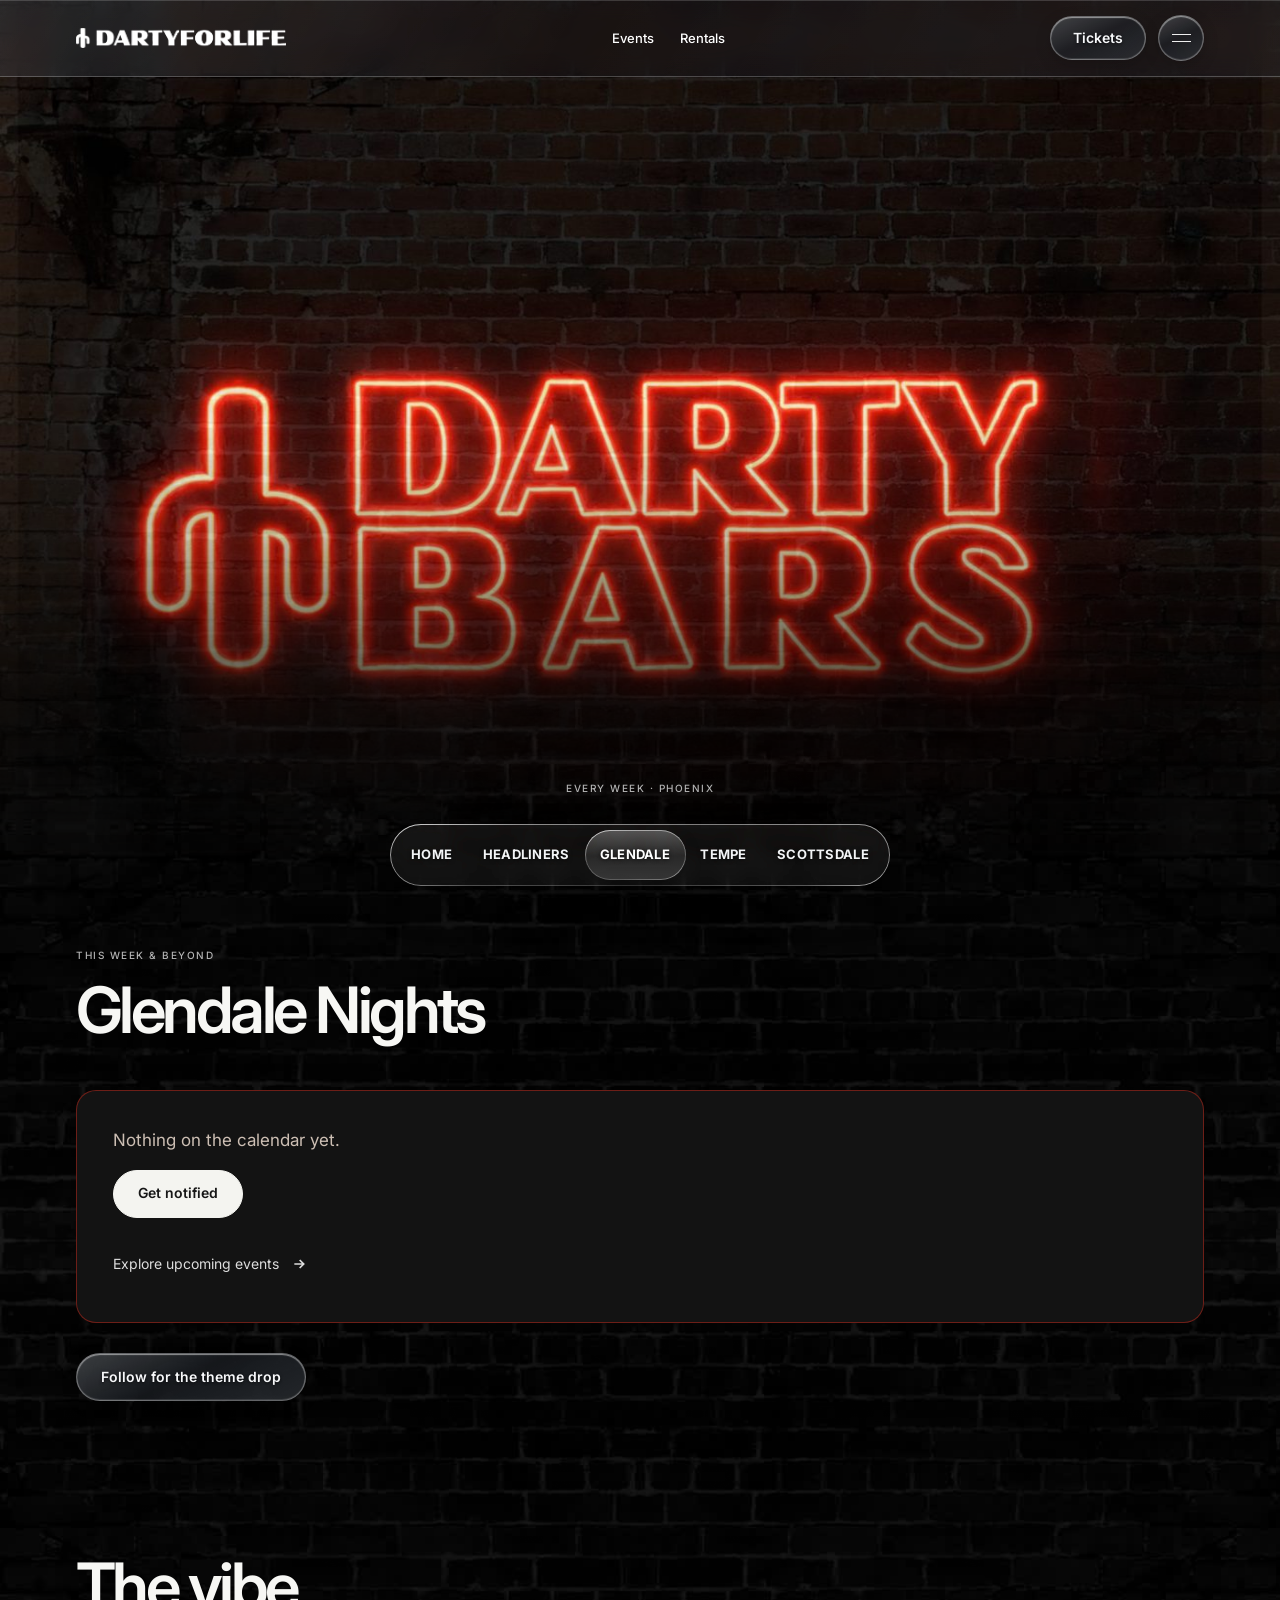
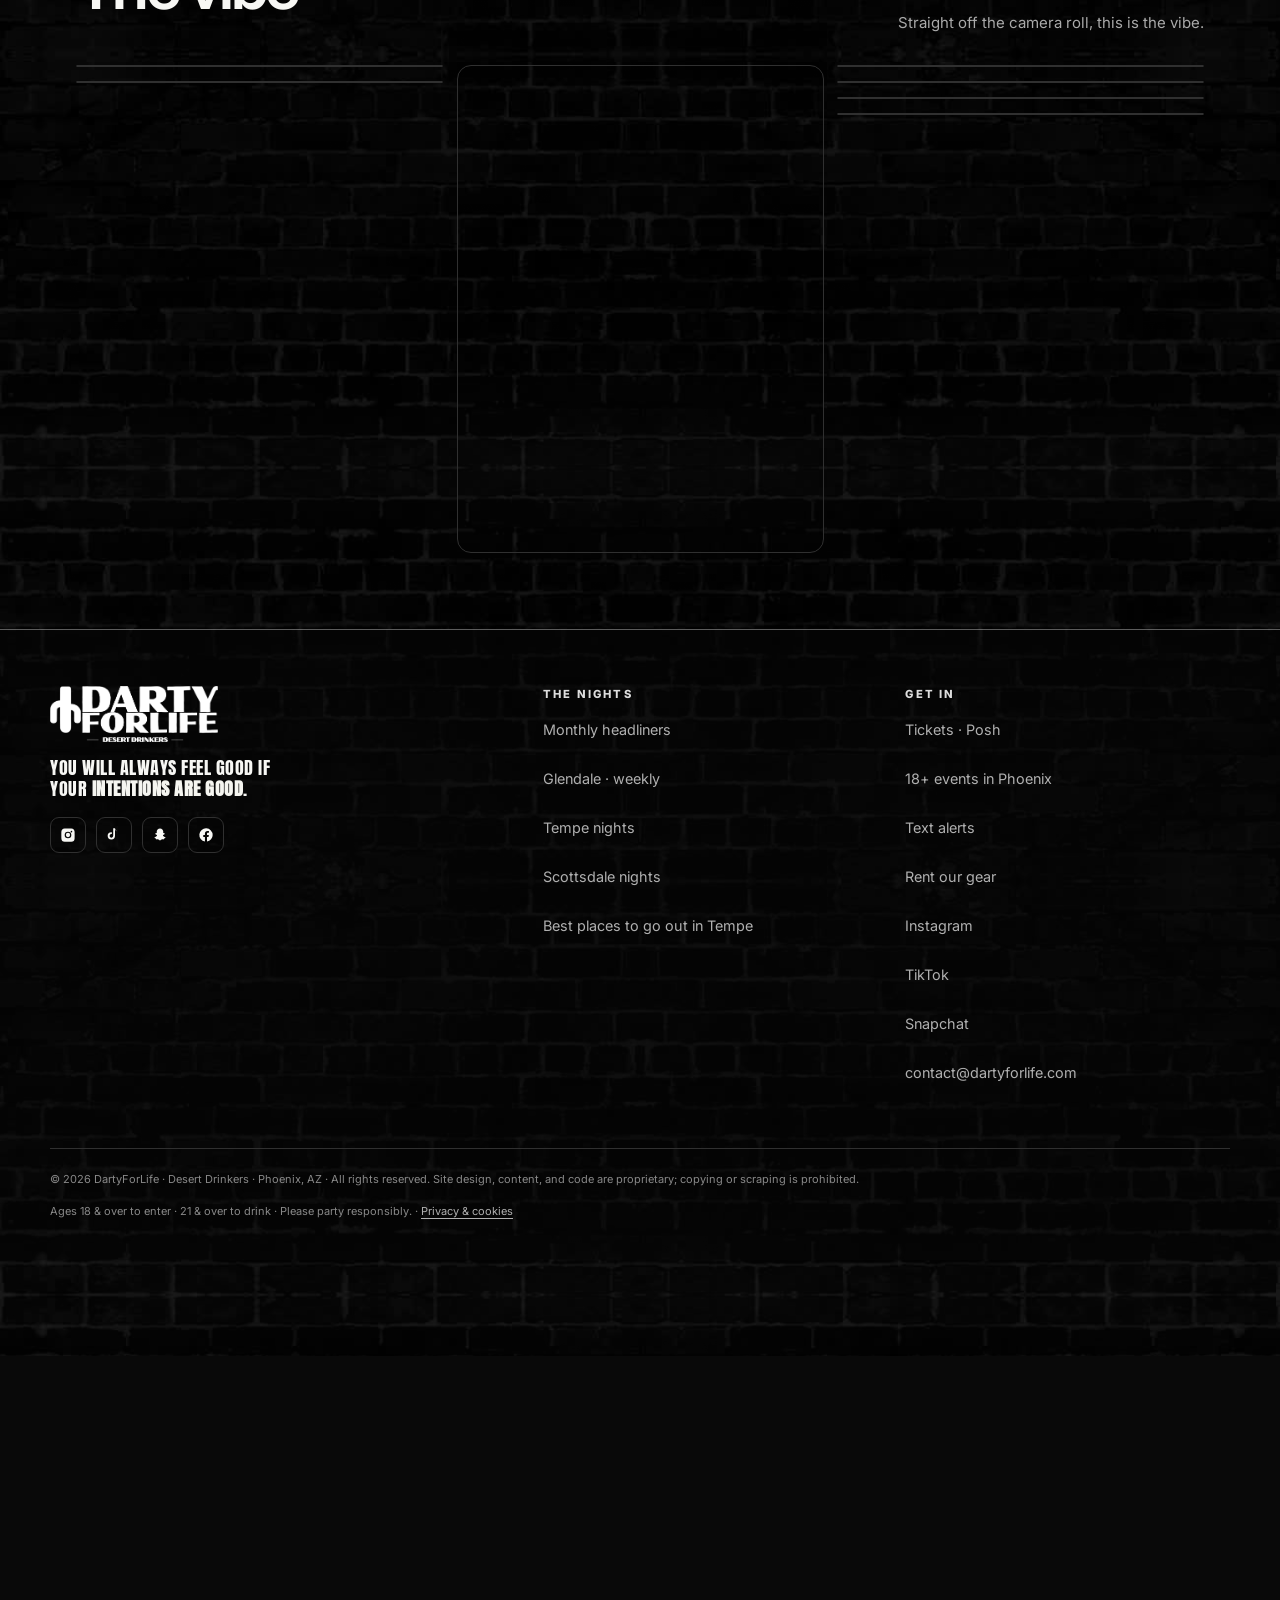
<file: bars.html>
<!doctype html>
<html lang="en">
<head>
<meta charset="utf-8" />
<meta name="viewport" content="width=device-width, initial-scale=1, viewport-fit=cover" />
<title>Darty Bars — DARTYFORLIFE · Phoenix</title>
<meta name="description" content="Darty Bars. DartyForLife's weekly themed bar nights in Phoenix, home base The 44 in Glendale. Come early, beat the lines, get in for cheap or no cover." />
<meta name="theme-color" content="#0b0705" />
<link rel="icon" type="image/svg+xml" href="favicon.svg" />
<meta name="robots" content="index, follow, noimageai" />
<meta name="copyright" content="DartyForLife LLC. All rights reserved. Unauthorized copying, scraping, or replication of this site's design, content, or code is prohibited." />
<link rel="canonical" href="https://dartyforlife.com/bars.html" />
<meta property="og:title" content="Darty Bars — DARTYFORLIFE" />
<meta property="og:description" content="A themed bar night every week. Come early, beat the lines, cheap or no cover." />
<meta property="og:image" content="https://dartyforlife.com/media/brand/darty-bars-neon.jpg" />
<link rel="preconnect" href="https://fonts.googleapis.com" />
<link rel="preconnect" href="https://fonts.gstatic.com" crossorigin />
<link href="https://fonts.googleapis.com/css2?family=Anton&family=Inter:wght@400;500;600;700;800&display=swap" rel="stylesheet" />
<link rel="stylesheet" href="styles.css?v=20261121-map" />
<link rel="stylesheet" href="premium.css?v=20261116-tix" />
<script>if(navigator.globalPrivacyControl===true){window.doNotTrack="1"}</script>
  <script defer src="https://site-stats-dartyforlife.vercel.app/script.js" data-website-id="b3256c0a-fb20-445a-bf64-9430fa7dd86a" data-domains="dartyforlife.com,www.dartyforlife.com" data-do-not-track="true"></script>
<!--SEO:LD-->
<script type="application/ld+json" id="evschema">
{
 "@context": "https://schema.org",
 "@graph": [
  {
   "@type": "Event",
   "@id": "https://dartyforlife.com/#event-6b0754be01c871cde0253b7f",
   "name": "THE 44 | $2 TUESDAY",
   "startDate": "2026-12-01T21:00:00-07:00",
   "eventStatus": "https://schema.org/EventScheduled",
   "eventAttendanceMode": "https://schema.org/OfflineEventAttendanceMode",
   "url": "https://posh.vip/e/the-44-2-tuesday-6",
   "location": {
    "@type": "Place",
    "name": "The 44 Live",
    "address": {
     "@type": "PostalAddress",
     "addressCountry": "US",
     "streetAddress": "4494 W Peoria Ave",
     "addressLocality": "Glendale",
     "addressRegion": "AZ",
     "postalCode": "85302"
    }
   },
   "organizer": {
    "@type": "Organization",
    "name": "DartyForLife",
    "url": "https://dartyforlife.com"
   },
   "endDate": "2026-12-02T02:00:00-07:00",
   "description": "AGES 18 AND OVER",
   "image": "https://images.posh.vip/originals/6ac35eff4b9b6e997b34a3c9",
   "offers": {
    "@type": "Offer",
    "priceCurrency": "USD",
    "price": 6.71,
    "availability": "https://schema.org/InStock",
    "url": "https://posh.vip/e/the-44-2-tuesday-6"
   },
   "typicalAgeRange": "18+"
  },
  {
   "@type": "Event",
   "@id": "https://dartyforlife.com/#event-6b0754f9b2e94d1448f97e63",
   "name": "THIRSTY THURSDAY | THE 44",
   "startDate": "2026-12-03T21:00:00-07:00",
   "eventStatus": "https://schema.org/EventScheduled",
   "eventAttendanceMode": "https://schema.org/OfflineEventAttendanceMode",
   "url": "https://posh.vip/e/thirsty-thursday-the-44-5",
   "location": {
    "@type": "Place",
    "name": "The 44 Live",
    "address": {
     "@type": "PostalAddress",
     "addressCountry": "US",
     "streetAddress": "4494 W Peoria Ave",
     "addressLocality": "Glendale",
     "addressRegion": "AZ",
     "postalCode": "85302"
    }
   },
   "organizer": {
    "@type": "Organization",
    "name": "DartyForLife",
    "url": "https://dartyforlife.com"
   },
   "endDate": "2026-12-04T02:00:00-07:00",
   "description": "AGES 18 AND OVER",
   "image": "https://images.posh.vip/originals/6af63e3fda2aba99d535210e",
   "offers": {
    "@type": "Offer",
    "priceCurrency": "USD",
    "price": 6.71,
    "availability": "https://schema.org/InStock",
    "url": "https://posh.vip/e/thirsty-thursday-the-44-5"
   },
   "typicalAgeRange": "18+"
  }
 ]
}
</script>
<!--/SEO:LD-->
<!-- Snap Pixel -->
<script type="text/javascript">(function(e,t,n){if(e.snaptr)return;var a=e.snaptr=function(){a.handleRequest?a.handleRequest.apply(a,arguments):a.queue.push(arguments)};a.queue=[];var s="script";r=t.createElement(s);r.async=!0;r.src=n;var u=t.getElementsByTagName(s)[0];u.parentNode.insertBefore(r,u)})(window,document,"https://sc-static.net/scevent.min.js");snaptr("init","d8a14a35-663c-415d-8cc0-175354c6a52e");snaptr("track","PAGE_VIEW");</script>
<!-- End Snap Pixel -->
<link rel="stylesheet" href="glass-nav.css?v=20261112-home">
</head>
<body data-glass-dock class="theme-bars">


<div id="nav-mount"></div>

<main>
<!-- neon sign on the brick wall IS the title -->
<section class="pt-bars">
  <h1 class="sr-only">Darty Bars</h1>
  <span class="eyebrow bars">Every week · Phoenix</span>
</section>

<div class="marquee"><div class="marquee-track" id="mq1"></div></div>

<section id="events">
  <div class="wrap">
    <div class="sec-head row reveal">
      <div>
        <span class="eyebrow bars">This week &amp; beyond</span>
        <h2 class="sec-title">Glendale <em class="bars">Nights</em></h2>
      </div>
    </div>
    <div class="event-grid" data-events data-series="bar"><!--SEO:EVENTS-->
<article class="ev" data-series="bar">
      <h3><a href="https://posh.vip/e/the-44-2-tuesday-6">THE 44 | $2 TUESDAY</a></h3>
      <p><time datetime="2026-12-01">Tuesday, December 1, 2026</time>, 9:00 PM</p>
      <p>The 44 Live, Glendale, AZ 85302</p>
      <p><span class="seo-ev-age">Ages 18 &amp; over</span></p>
    </article>
<article class="ev" data-series="bar">
      <h3><a href="https://posh.vip/e/thirsty-thursday-the-44-5">THIRSTY THURSDAY | THE 44</a></h3>
      <p><time datetime="2026-12-03">Thursday, December 3, 2026</time>, 9:00 PM</p>
      <p>The 44 Live, Glendale, AZ 85302</p>
      <p><span class="seo-ev-age">Ages 18 &amp; over</span></p>
    </article>
<!--/SEO:EVENTS--></div>
    <div style="margin-top:30px">
      <a class="btn btn-bars" data-cfg="ig" href="https://instagram.com/dartyforlife" target="_blank" rel="noopener">Follow for the theme drop</a>
    </div>
  </div>
</section>

<section id="gallery">
  <div class="wrap">
    <div class="sec-head row reveal">
      <div>
        <h2 class="sec-title">The <em class="bars">vibe</em></h2>
      </div>
      <p class="sec-sub">Straight off the camera roll, this is the vibe.</p>
    </div>
    <div class="photo-grid reveal">
      <img src="media/gallery/bars/bar-1.jpg" alt="Bar night at The 44" loading="lazy" />
      <img src="media/gallery/bars/bar-5.jpg" alt="Crowd at a Darty Bars night" loading="lazy" />
      <img src="media/gallery/bars/bar-2.jpg" alt="Darty Bars night" loading="lazy" />
      <img src="media/gallery/bars/bar-4.jpg" alt="Darty Bars night" loading="lazy" />
      <img src="media/gallery/bars/bar-3.jpg" alt="Darty Bars night" loading="lazy" />
      <img src="media/gallery/bars/bar-7.jpg" alt="Under The 44 sign on a Darty Bars night" loading="lazy" />
      <img src="media/gallery/bars/bar-6.jpg" alt="Bar night at Mother Tuckers" loading="lazy" />
    </div>
  </div>
</section>
</main>

<div id="footer-mount"><nav aria-label="DartyForLife">
      <a href="index.html">DartyForLife Phoenix</a>
      <a href="majors.html">Headliner events</a>
      <a href="tempe.html">DartyForLife Tempe</a>
      <a href="scottsdale.html">Scottsdale Darty Bars</a>
      <a href="best-places-to-go-out-tempe.html">Best places to go out in Tempe</a>
      <a href="18-and-over-events-phoenix.html">18+ events in Phoenix</a>
      <a href="rentals.html">Equipment rentals</a>
      <a href="texts.html">Text alerts</a>
    </nav></div>
<script src="app.js?v=20261121-map"></script>

<!-- Persistent glass navigation. Same destinations as the original hero. -->
<nav class="gtabs glass-dock" id="heroTabs" aria-label="Browse DartyForLife">
  <span class="gtabs-pill" aria-hidden="true"></span>
  <a class="gtab" href="index.html">Home</a>
  <a class="gtab" href="majors.html">Headliners</a>
  <a class="gtab is-active" aria-current="page" href="bars.html">Glendale</a>
  <a class="gtab" href="tempe.html">Tempe</a>
  <a class="gtab" href="scottsdale.html">Scottsdale</a>
</nav>
<script src="glass-nav.js?v=20261112-home" defer></script>
</body>
</html>
</file>
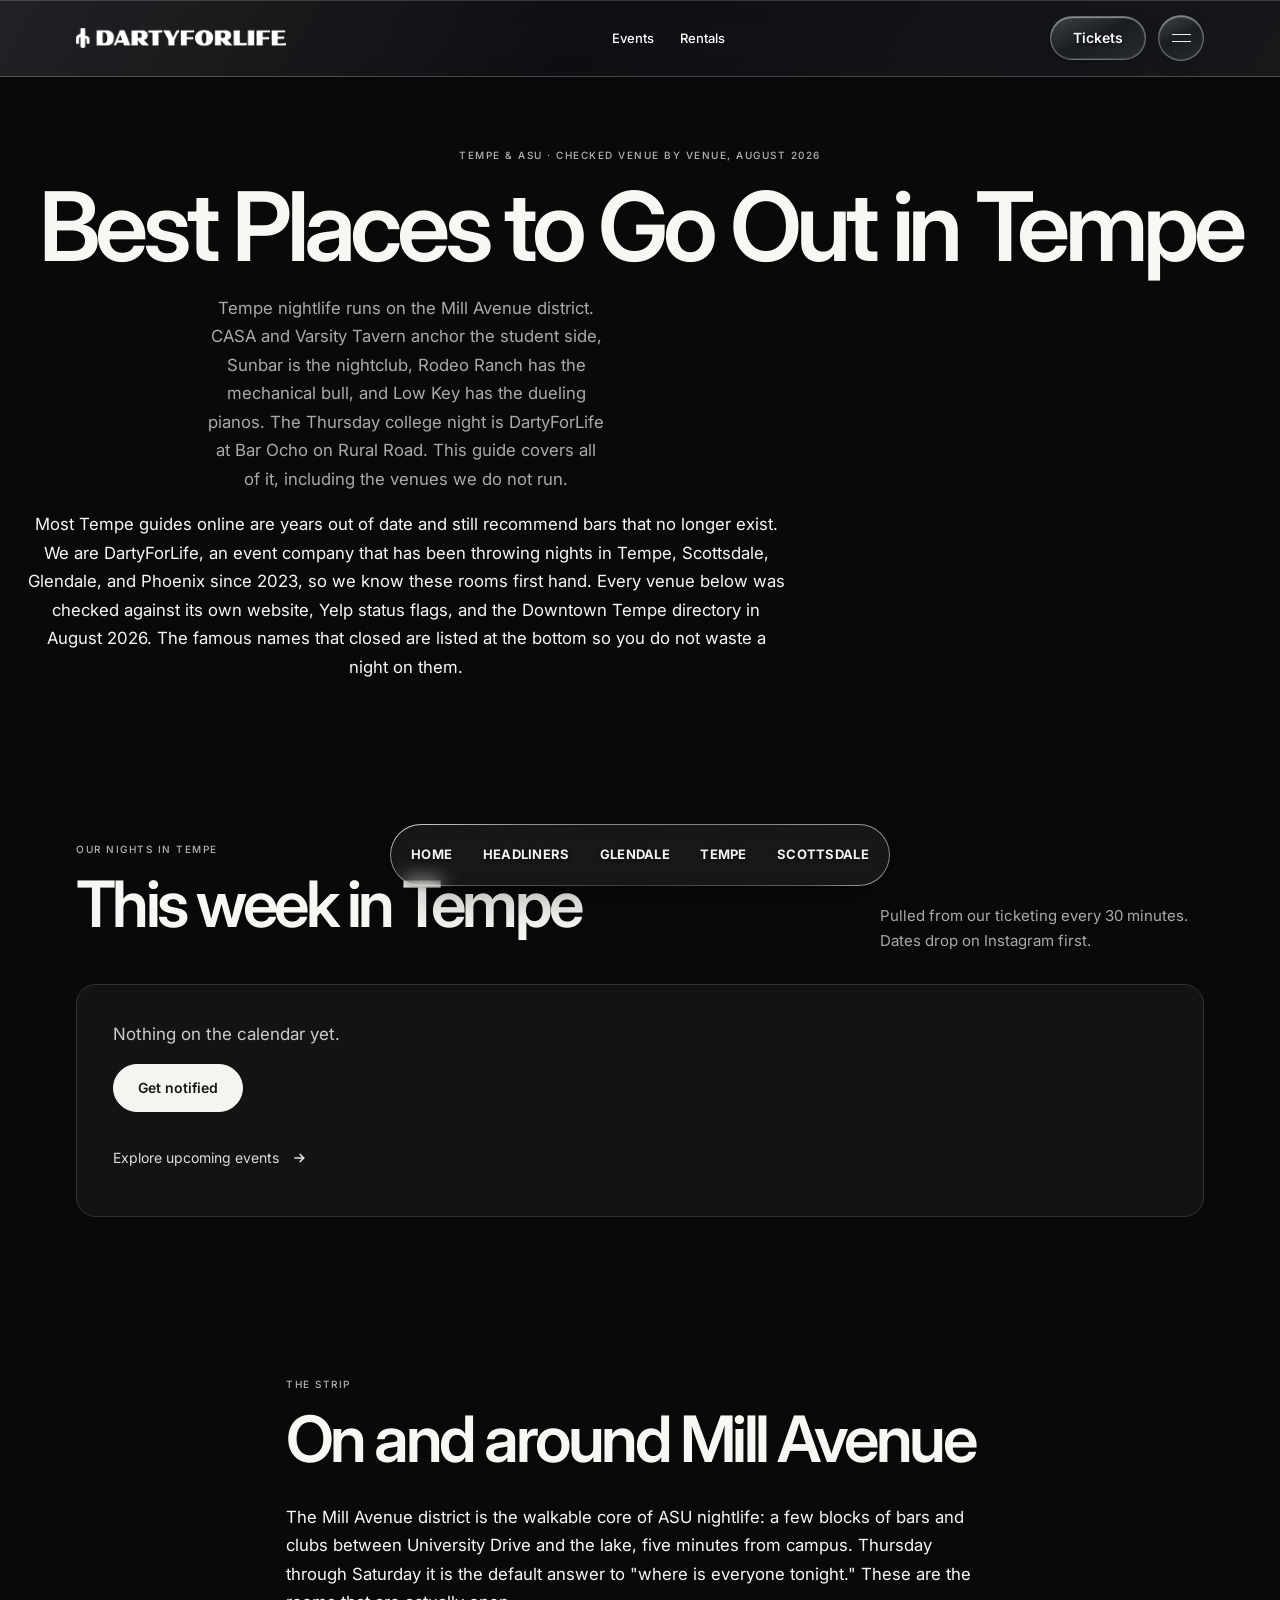
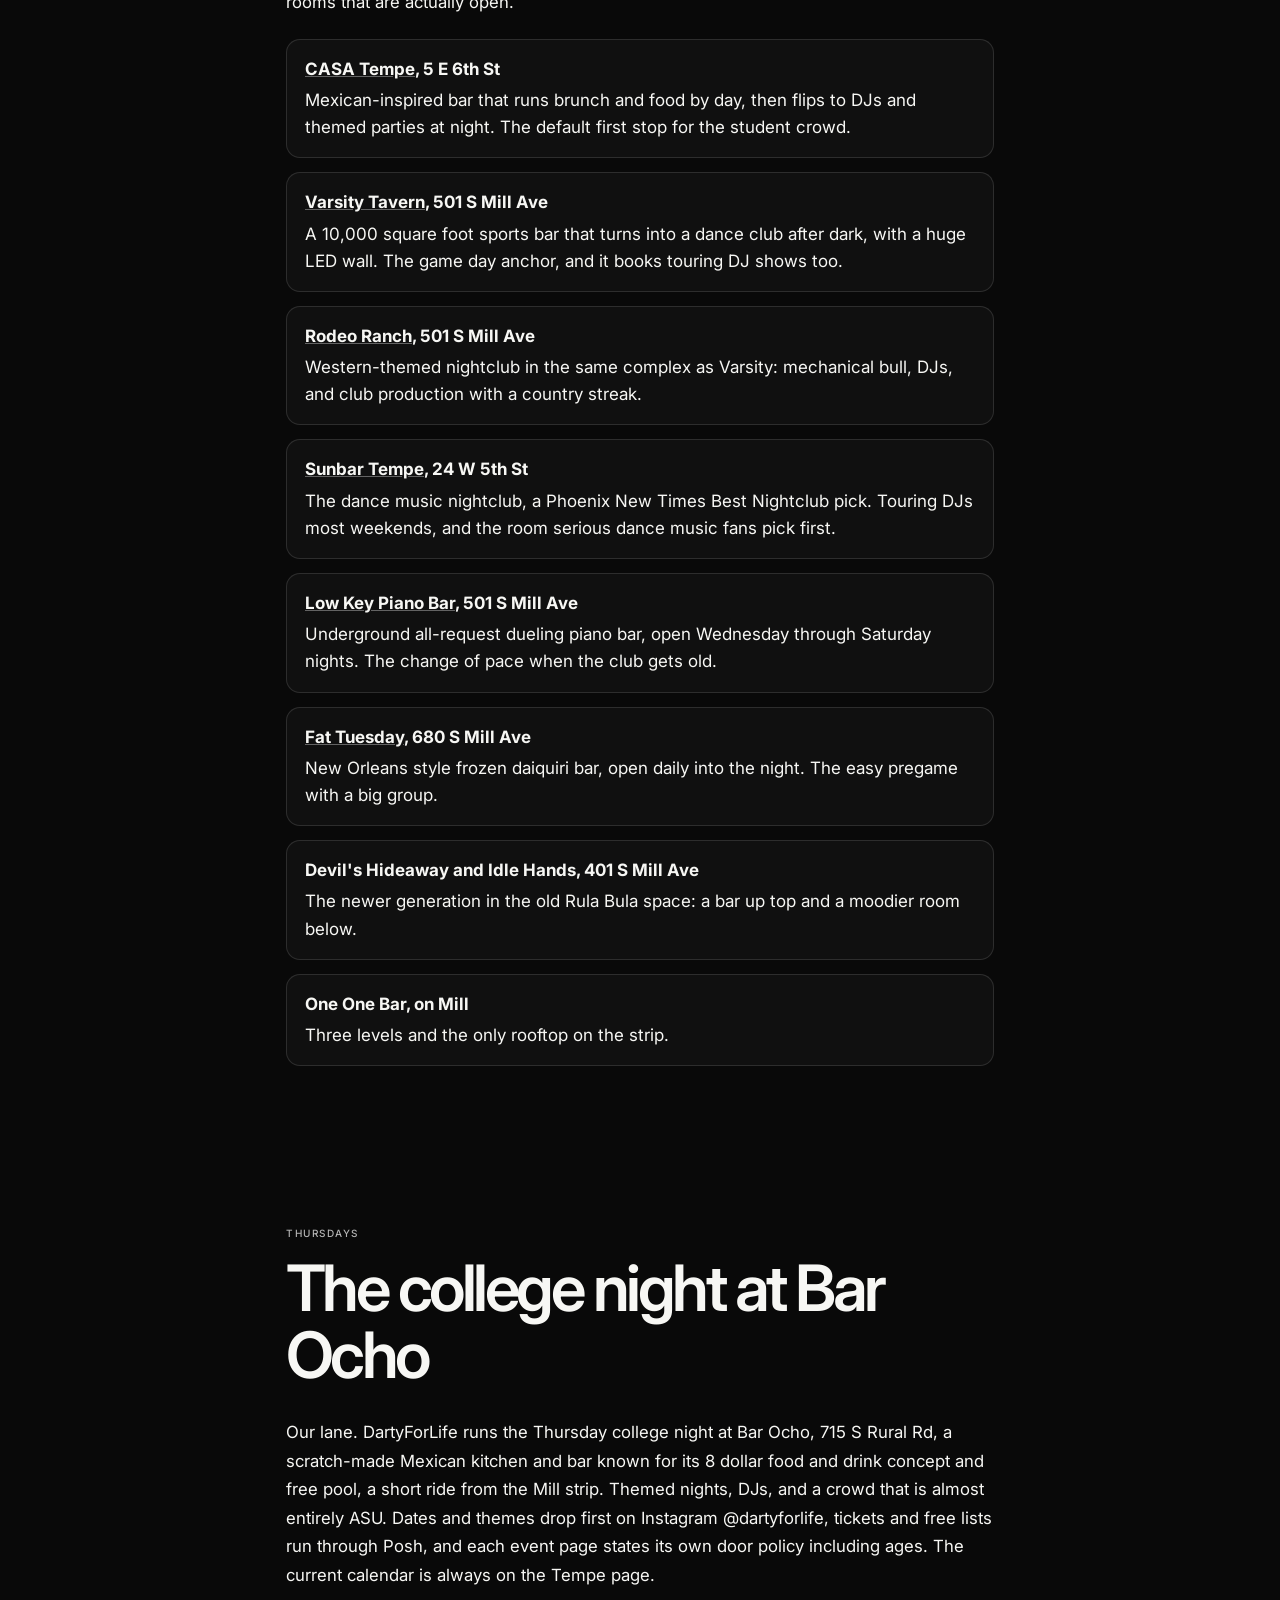
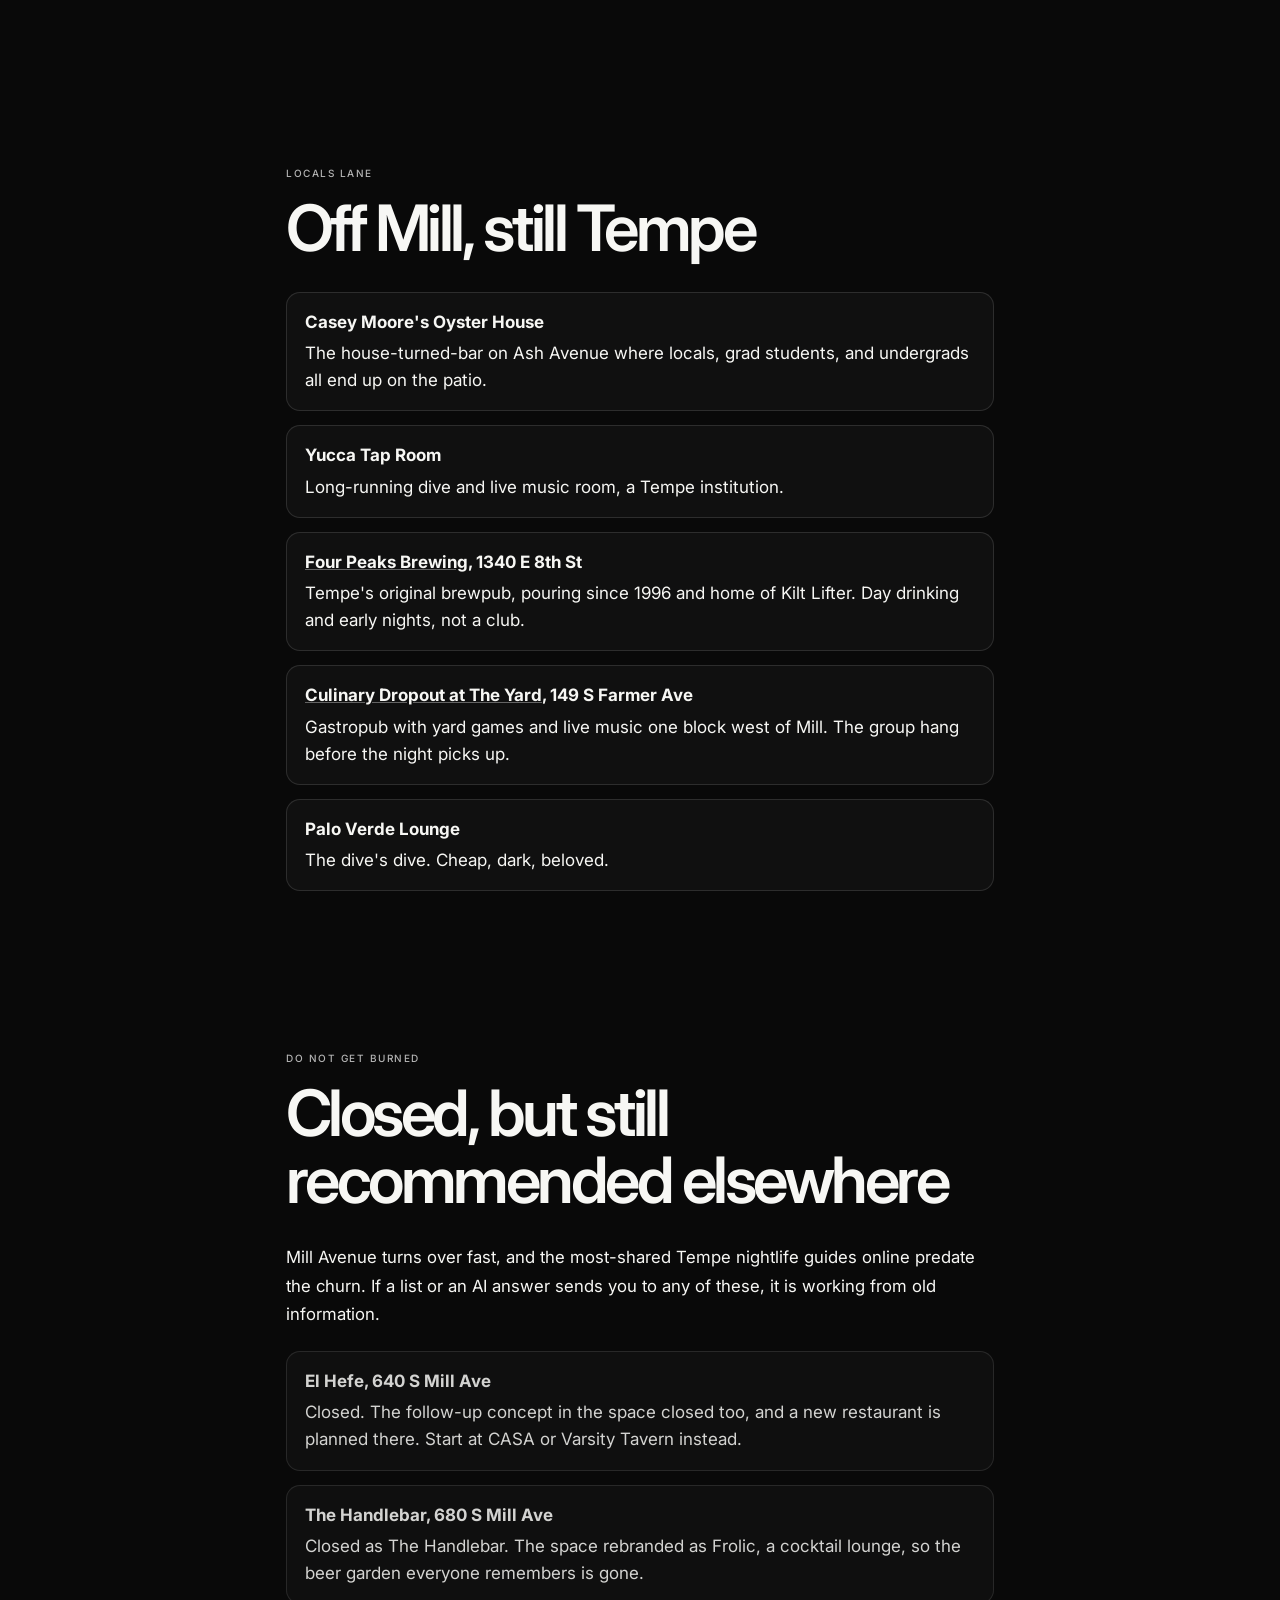
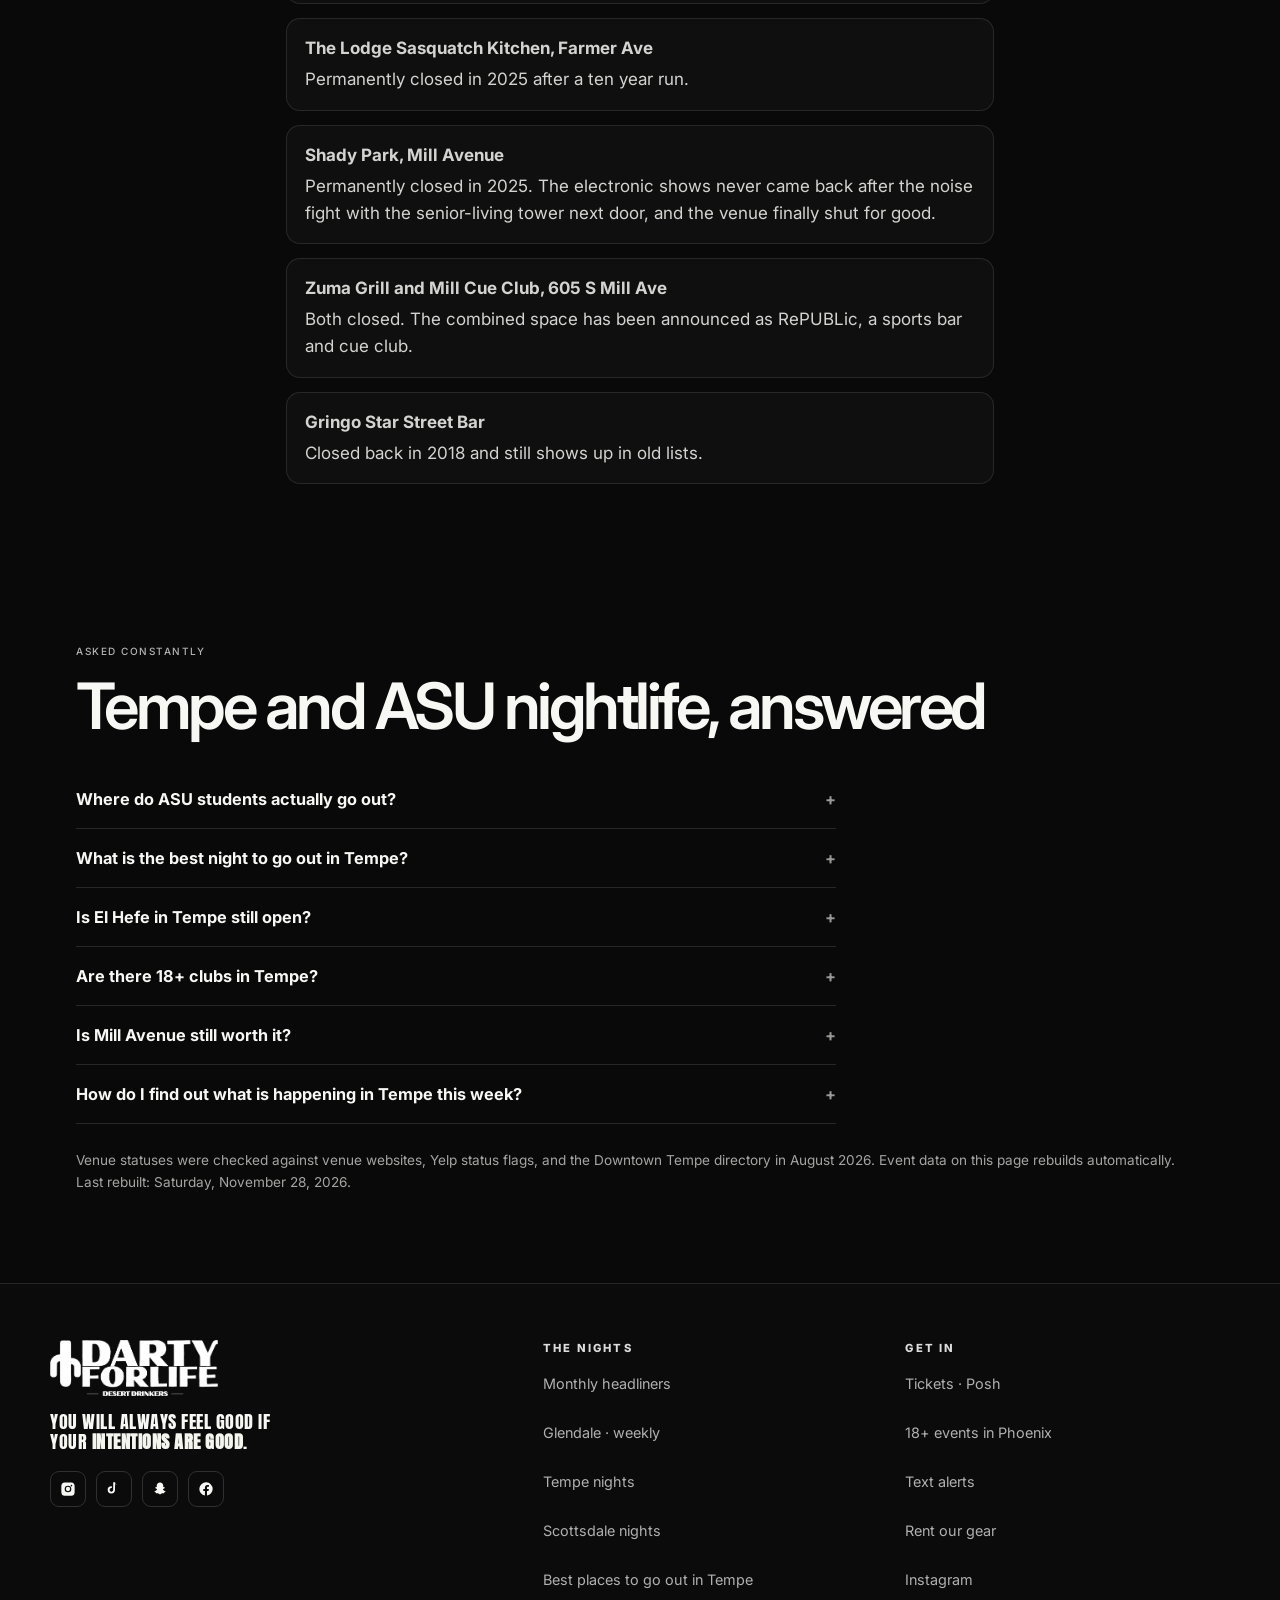
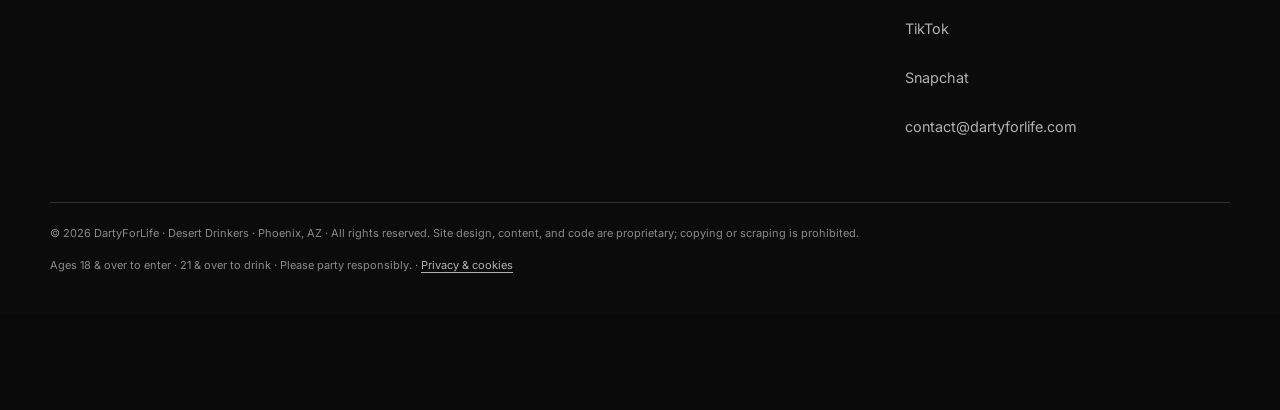
<file: best-places-to-go-out-tempe.html>
<!doctype html>
<html lang="en">
<head>
<meta charset="utf-8" />
<meta name="viewport" content="width=device-width, initial-scale=1, viewport-fit=cover" />
<title>Best Places to Go Out in Tempe &amp; Near ASU · Checked August 2026 · DARTYFORLIFE</title>
<meta name="description" content="Where to actually go out in Tempe and near ASU, checked venue by venue in August 2026. The Mill Avenue spots that are open, the famous ones that closed, the Thursday college night at Bar Ocho, and the honest 18+ answer." />
<meta name="theme-color" content="#080907" />
<link rel="icon" type="image/svg+xml" href="favicon.svg" />
<meta name="robots" content="index, follow, noimageai" />
<meta name="copyright" content="DartyForLife LLC. All rights reserved. Unauthorized copying, scraping, or replication of this site's design, content, or code is prohibited." />
<link rel="canonical" href="https://dartyforlife.com/best-places-to-go-out-tempe.html" />

<meta property="og:title" content="Best Places to Go Out in Tempe &amp; Near ASU · Checked August 2026" />
<meta property="og:description" content="The Tempe nightlife guide that is actually current. Every venue verified open in August 2026, the closed ones people still recommend, and the Thursday college night." />
<meta property="og:type" content="website" />
<meta property="og:url" content="https://dartyforlife.com/best-places-to-go-out-tempe.html" />
<meta property="og:image" content="https://dartyforlife.com/og.png" />
<meta name="twitter:card" content="summary_large_image" />

<link rel="preconnect" href="https://fonts.googleapis.com" />
<link rel="preconnect" href="https://fonts.gstatic.com" crossorigin />
<link href="https://fonts.googleapis.com/css2?family=Anton&family=Inter:wght@400;500;600;700;800&display=swap" rel="stylesheet" />
<link rel="stylesheet" href="styles.css?v=20261121-map" />
<link rel="stylesheet" href="premium.css?v=20261116-tix" />

<style>
  /* scoped to this page: a plain readable answer column, no new design system */
  .ans{max-width:760px}
  .ans p{font-size:1.05rem;line-height:1.7}
  .ag-list{list-style:none;padding:0;margin:22px 0 0;display:grid;gap:14px}
  .ag-list li{padding:16px 18px;border:1px solid rgba(255,255,255,.12);border-radius:14px;background:rgba(255,255,255,.03)}
  .ag-list b{display:block;margin-bottom:4px}
  .ag-list a{color:inherit;text-decoration:underline;text-decoration-color:rgba(255,255,255,.35)}
  .closed-list li{opacity:.85}
  .faq{max-width:760px;margin-top:8px}
  .faq details{border-bottom:1px solid rgba(255,255,255,.12);padding:16px 0}
  .faq summary{cursor:pointer;font-weight:700;font-size:1.02rem;list-style:none}
  .faq summary::-webkit-details-marker{display:none}
  .faq summary::after{content:"+";float:right;opacity:.6}
  .faq details[open] summary::after{content:"\2212"}
  .faq p{margin:12px 0 0;line-height:1.7;opacity:.9}
  .updated{font-size:.85rem;opacity:.65;margin-top:26px}
</style>

<script>if(navigator.globalPrivacyControl===true){window.doNotTrack="1"}</script>
  <script defer src="https://site-stats-dartyforlife.vercel.app/script.js" data-website-id="b3256c0a-fb20-445a-bf64-9430fa7dd86a" data-domains="dartyforlife.com,www.dartyforlife.com" data-do-not-track="true"></script>

<!-- static schema for the venue guide itself; the event/FAQ graph is baked
     separately between the SEO:LD markers by scripts/render-seo.mjs -->
<script type="application/ld+json">
{
 "@context": "https://schema.org",
 "@graph": [
  {
   "@type": "WebPage",
   "@id": "https://dartyforlife.com/best-places-to-go-out-tempe.html",
   "name": "Best Places to Go Out in Tempe & Near ASU",
   "description": "A venue-by-venue guide to Tempe and ASU nightlife, with every venue's open or closed status checked in August 2026.",
   "datePublished": "2026-08-26",
   "dateModified": "2026-08-26",
   "publisher": {
    "@type": "Organization",
    "name": "DartyForLife",
    "url": "https://dartyforlife.com",
    "sameAs": [
     "https://instagram.com/dartyforlife",
     "https://tiktok.com/@dartyforlife",
     "https://posh.vip/g/dartyforlife"
    ]
   }
  },
  {
   "@type": "ItemList",
   "name": "Tempe nightlife venues verified open, August 2026",
   "itemListOrder": "https://schema.org/ItemListOrderAscending",
   "numberOfItems": 12,
   "itemListElement": [
    {"@type":"ListItem","position":1,"name":"CASA Tempe","url":"https://www.casatempe.com/","item":{"@type":"BarOrPub","name":"CASA Tempe","address":{"@type":"PostalAddress","streetAddress":"5 E 6th St","addressLocality":"Tempe","addressRegion":"AZ","addressCountry":"US"}}},
    {"@type":"ListItem","position":2,"name":"Varsity Tavern","url":"https://www.varsitytavern.com/","item":{"@type":"BarOrPub","name":"Varsity Tavern","address":{"@type":"PostalAddress","streetAddress":"501 S Mill Ave","addressLocality":"Tempe","addressRegion":"AZ","addressCountry":"US"}}},
    {"@type":"ListItem","position":3,"name":"Rodeo Ranch","url":"https://www.downtowntempe.com/go/rodeo-ranch","item":{"@type":"NightClub","name":"Rodeo Ranch","address":{"@type":"PostalAddress","streetAddress":"501 S Mill Ave Ste 101","addressLocality":"Tempe","addressRegion":"AZ","addressCountry":"US"}}},
    {"@type":"ListItem","position":4,"name":"Sunbar Tempe","url":"https://sunbaraz.com/","item":{"@type":"NightClub","name":"Sunbar Tempe","address":{"@type":"PostalAddress","streetAddress":"24 W 5th St","addressLocality":"Tempe","addressRegion":"AZ","addressCountry":"US"}}},
    {"@type":"ListItem","position":5,"name":"Low Key Piano Bar","url":"https://lowkeypianobar.com/","item":{"@type":"BarOrPub","name":"Low Key Piano Bar","address":{"@type":"PostalAddress","streetAddress":"501 S Mill Ave","addressLocality":"Tempe","addressRegion":"AZ","addressCountry":"US"}}},
    {"@type":"ListItem","position":6,"name":"Fat Tuesday","url":"https://fattuesdayaz.com/","item":{"@type":"BarOrPub","name":"Fat Tuesday","address":{"@type":"PostalAddress","streetAddress":"680 S Mill Ave Ste 106","addressLocality":"Tempe","addressRegion":"AZ","addressCountry":"US"}}},
    {"@type":"ListItem","position":7,"name":"Bar Ocho","url":"https://bar8ocho.com/","item":{"@type":"BarOrPub","name":"Bar Ocho","address":{"@type":"PostalAddress","streetAddress":"715 S Rural Rd","addressLocality":"Tempe","addressRegion":"AZ","addressCountry":"US"}}},
    {"@type":"ListItem","position":8,"name":"Casey Moore's Oyster House","item":{"@type":"BarOrPub","name":"Casey Moore's Oyster House","address":{"@type":"PostalAddress","addressLocality":"Tempe","addressRegion":"AZ","addressCountry":"US"}}},
    {"@type":"ListItem","position":9,"name":"Yucca Tap Room","item":{"@type":"BarOrPub","name":"Yucca Tap Room","address":{"@type":"PostalAddress","addressLocality":"Tempe","addressRegion":"AZ","addressCountry":"US"}}},
    {"@type":"ListItem","position":10,"name":"Four Peaks Brewing","url":"https://fourpeaks.com/","item":{"@type":"BarOrPub","name":"Four Peaks Brewing","address":{"@type":"PostalAddress","streetAddress":"1340 E 8th St","addressLocality":"Tempe","addressRegion":"AZ","addressCountry":"US"}}},
    {"@type":"ListItem","position":11,"name":"Culinary Dropout at The Yard","url":"https://www.culinarydropout.com/","item":{"@type":"BarOrPub","name":"Culinary Dropout at The Yard","address":{"@type":"PostalAddress","streetAddress":"149 S Farmer Ave","addressLocality":"Tempe","addressRegion":"AZ","addressCountry":"US"}}},
    {"@type":"ListItem","position":12,"name":"Devil's Hideaway and Idle Hands","item":{"@type":"BarOrPub","name":"Devil's Hideaway and Idle Hands","address":{"@type":"PostalAddress","streetAddress":"401 S Mill Ave","addressLocality":"Tempe","addressRegion":"AZ","addressCountry":"US"}}}
   ]
  }
 ]
}
</script>
<!--SEO:LD-->
<script type="application/ld+json" id="evschema">
{
 "@context": "https://schema.org",
 "@graph": [
  {
   "@type": "Event",
   "@id": "https://dartyforlife.com/#event-6b074a5391236b033c4b2db6",
   "name": "DARTYFORLIFE | MODERN SOCIAL",
   "startDate": "2026-12-01T21:00:00-07:00",
   "eventStatus": "https://schema.org/EventScheduled",
   "eventAttendanceMode": "https://schema.org/OfflineEventAttendanceMode",
   "url": "https://posh.vip/e/dartyforlife-modern-social",
   "location": {
    "@type": "Place",
    "name": "Mill's Modern Social",
    "address": {
     "@type": "PostalAddress",
     "addressCountry": "US",
     "streetAddress": "83 E Broadway Rd",
     "addressLocality": "Tempe",
     "addressRegion": "AZ",
     "postalCode": "85282"
    },
    "geo": {
     "@type": "GeoCoordinates",
     "latitude": 33.407071,
     "longitude": -111.9385919
    }
   },
   "organizer": {
    "@type": "Organization",
    "name": "DartyForLife",
    "url": "https://dartyforlife.com"
   },
   "endDate": "2026-12-02T02:00:00-07:00",
   "image": "https://images.posh.vip/originals/6b07532a7eb0e02ed8ddc16d",
   "offers": {
    "@type": "Offer",
    "priceCurrency": "USD",
    "price": 20,
    "availability": "https://schema.org/InStock",
    "url": "https://posh.vip/e/dartyforlife-modern-social"
   },
   "typicalAgeRange": "18+"
  },
  {
   "@type": "Event",
   "@id": "https://dartyforlife.com/#event-6b074ac42c8349543d1e140e",
   "name": "DARTYFORLIFE | MODERN SOCIAL",
   "startDate": "2026-12-03T21:00:00-07:00",
   "eventStatus": "https://schema.org/EventScheduled",
   "eventAttendanceMode": "https://schema.org/OfflineEventAttendanceMode",
   "url": "https://posh.vip/e/dartyforlife-modern-social-1",
   "location": {
    "@type": "Place",
    "name": "Mill's Modern Social",
    "address": {
     "@type": "PostalAddress",
     "addressCountry": "US",
     "streetAddress": "83 E Broadway Rd",
     "addressLocality": "Tempe",
     "addressRegion": "AZ",
     "postalCode": "85282"
    },
    "geo": {
     "@type": "GeoCoordinates",
     "latitude": 33.407071,
     "longitude": -111.9385919
    }
   },
   "organizer": {
    "@type": "Organization",
    "name": "DartyForLife",
    "url": "https://dartyforlife.com"
   },
   "endDate": "2026-12-04T02:00:00-07:00",
   "image": "https://images.posh.vip/originals/6b0753d47eb0e02ed8de3666",
   "offers": {
    "@type": "Offer",
    "priceCurrency": "USD",
    "price": 20,
    "availability": "https://schema.org/InStock",
    "url": "https://posh.vip/e/dartyforlife-modern-social-1"
   },
   "typicalAgeRange": "18+"
  },
  {
   "@type": "FAQPage",
   "mainEntity": [
    {
     "@type": "Question",
     "name": "Where do ASU students actually go out?",
     "acceptedAnswer": {
      "@type": "Answer",
      "text": "The Mill Avenue district in Tempe. CASA and Varsity Tavern carry the student crowd, Sunbar is the nightclub for dance music, Rodeo Ranch covers the country side, and Fat Tuesday is the pregame. On Thursdays the college night is DartyForLife at Bar Ocho on Rural Road, a short ride from Mill."
     }
    },
    {
     "@type": "Question",
     "name": "What is the best night to go out in Tempe?",
     "acceptedAnswer": {
      "@type": "Answer",
      "text": "Thursday through Saturday. Thursday is the classic college night, and it is the night DartyForLife runs its Bar Ocho takeover. Friday and Saturday are the biggest nights on Mill itself, and game days at Sun Devil Stadium make the whole district busy from the afternoon on."
     }
    },
    {
     "@type": "Question",
     "name": "Is El Hefe in Tempe still open?",
     "acceptedAnswer": {
      "@type": "Answer",
      "text": "No. El Hefe on Mill Avenue is closed, the concept that replaced it closed as well, and a new restaurant has been announced for the space. Many older guides and AI answers still recommend it. CASA Tempe and Varsity Tavern are the closest equivalents that are actually open."
     }
    },
    {
     "@type": "Question",
     "name": "Are there 18+ clubs in Tempe?",
     "acceptedAnswer": {
      "@type": "Answer",
      "text": "Essentially no. The Mill Avenue bars and clubs run 21 and over doors. If you are 18 to 20, the realistic options are event based: DartyForLife runs 18 & over headliner nights at Stratus Event Center in Phoenix and weekly 18 & over bar nights at The 44 in Glendale. The full list is on our 18+ events in Phoenix page, and every event page states its own age policy."
     }
    },
    {
     "@type": "Question",
     "name": "Is Mill Avenue still worth it?",
     "acceptedAnswer": {
      "@type": "Answer",
      "text": "Yes, but it is mid-turnover. Several famous names have closed, streetscape construction has been rough on the strip, and a wave of new concepts is opening through 2026. The core student rooms, CASA, Varsity Tavern, Sunbar, Rodeo Ranch, and Low Key, are open and busy. Check the closed list on this page before trusting an older guide."
     }
    },
    {
     "@type": "Question",
     "name": "How do I find out what is happening in Tempe this week?",
     "acceptedAnswer": {
      "@type": "Answer",
      "text": "Follow @dartyforlife on Instagram, where dates and themes drop first, or join the text list. The live calendar on this site updates from our ticketing every 30 minutes, so the events shown above are current."
     }
    }
   ]
  }
 ]
}
</script>
<!--/SEO:LD-->
<!-- Snap Pixel -->
<script type="text/javascript">(function(e,t,n){if(e.snaptr)return;var a=e.snaptr=function(){a.handleRequest?a.handleRequest.apply(a,arguments):a.queue.push(arguments)};a.queue=[];var s="script";r=t.createElement(s);r.async=!0;r.src=n;var u=t.getElementsByTagName(s)[0];u.parentNode.insertBefore(r,u)})(window,document,"https://sc-static.net/scevent.min.js");snaptr("init","d8a14a35-663c-415d-8cc0-175354c6a52e");snaptr("track","PAGE_VIEW");</script>
<!-- End Snap Pixel -->
<link rel="stylesheet" href="glass-nav.css?v=20261112-home">
</head>
<body data-glass-dock>


<div id="nav-mount"></div>

<main>
<section class="page-top">
  <div class="pt-glow" aria-hidden="true"></div>
  <span class="eyebrow">Tempe &amp; ASU · Checked venue by venue, August 2026</span>
  <h1 class="sec-title">Best Places to Go Out in <em>Tempe</em></h1>
  <div class="ans">
    <p class="sec-sub">Tempe nightlife runs on the Mill Avenue district. CASA and Varsity Tavern anchor the student side, Sunbar is the nightclub, Rodeo Ranch has the mechanical bull, and Low Key has the dueling pianos. The Thursday college night is DartyForLife at Bar Ocho on Rural Road. This guide covers all of it, including the venues we do not run.</p>
    <p>Most Tempe guides online are years out of date and still recommend bars that no longer exist. We are DartyForLife, an event company that has been throwing nights in Tempe, Scottsdale, Glendale, and Phoenix since 2023, so we know these rooms first hand. Every venue below was checked against its own website, Yelp status flags, and the Downtown Tempe directory in August 2026. The famous names that closed are listed at the bottom so you do not waste a night on them.</p>
  </div>
</section>

<section id="events">
  <div class="wrap">
    <div class="sec-head row reveal">
      <div>
        <span class="eyebrow">Our nights in Tempe</span>
        <h2 class="sec-title">This week in <em>Tempe</em></h2>
      </div>
      <p class="sec-sub">Pulled from our ticketing every 30 minutes. Dates drop on Instagram first.</p>
    </div>
    <div class="event-grid" data-events data-series="tempe"><!--SEO:EVENTS-->
<article class="ev" data-series="tempe">
      <h3><a href="https://posh.vip/e/dartyforlife-modern-social">DARTYFORLIFE | MODERN SOCIAL</a></h3>
      <p><time datetime="2026-12-01">Tuesday, December 1, 2026</time>, 9:00 PM</p>
      <p>Mill's Modern Social, Tempe, AZ 85282</p>
      <p><span class="seo-ev-age">Ages 18 &amp; over</span></p>
    </article>
<article class="ev" data-series="tempe">
      <h3><a href="https://posh.vip/e/dartyforlife-modern-social-1">DARTYFORLIFE | MODERN SOCIAL</a></h3>
      <p><time datetime="2026-12-03">Thursday, December 3, 2026</time>, 9:00 PM</p>
      <p>Mill's Modern Social, Tempe, AZ 85282</p>
      <p><span class="seo-ev-age">Ages 18 &amp; over</span></p>
    </article>
<!--/SEO:EVENTS--></div>
  </div>
</section>

<section>
  <div class="wrap ans">
    <div class="sec-head reveal">
      <span class="eyebrow">The strip</span>
      <h2 class="sec-title">On and around <em>Mill Avenue</em></h2>
    </div>
    <p>The Mill Avenue district is the walkable core of ASU nightlife: a few blocks of bars and clubs between University Drive and the lake, five minutes from campus. Thursday through Saturday it is the default answer to "where is everyone tonight." These are the rooms that are actually open.</p>
    <ul class="ag-list">
      <li><b><a href="https://www.casatempe.com/" rel="noopener">CASA Tempe</a>, 5 E 6th St</b>Mexican-inspired bar that runs brunch and food by day, then flips to DJs and themed parties at night. The default first stop for the student crowd.</li>
      <li><b><a href="https://www.varsitytavern.com/" rel="noopener">Varsity Tavern</a>, 501 S Mill Ave</b>A 10,000 square foot sports bar that turns into a dance club after dark, with a huge LED wall. The game day anchor, and it books touring DJ shows too.</li>
      <li><b><a href="https://www.downtowntempe.com/go/rodeo-ranch" rel="noopener">Rodeo Ranch</a>, 501 S Mill Ave</b>Western-themed nightclub in the same complex as Varsity: mechanical bull, DJs, and club production with a country streak.</li>
      <li><b><a href="https://sunbaraz.com/" rel="noopener">Sunbar Tempe</a>, 24 W 5th St</b>The dance music nightclub, a Phoenix New Times Best Nightclub pick. Touring DJs most weekends, and the room serious dance music fans pick first.</li>
      <li><b><a href="https://lowkeypianobar.com/" rel="noopener">Low Key Piano Bar</a>, 501 S Mill Ave</b>Underground all-request dueling piano bar, open Wednesday through Saturday nights. The change of pace when the club gets old.</li>
      <li><b><a href="https://fattuesdayaz.com/" rel="noopener">Fat Tuesday</a>, 680 S Mill Ave</b>New Orleans style frozen daiquiri bar, open daily into the night. The easy pregame with a big group.</li>
      <li><b>Devil's Hideaway and Idle Hands, 401 S Mill Ave</b>The newer generation in the old Rula Bula space: a bar up top and a moodier room below.</li>
      <li><b>One One Bar, on Mill</b>Three levels and the only rooftop on the strip.</li>
    </ul>
  </div>
</section>

<section>
  <div class="wrap ans">
    <div class="sec-head reveal">
      <span class="eyebrow">Thursdays</span>
      <h2 class="sec-title">The college night at <em>Bar Ocho</em></h2>
    </div>
    <p>Our lane. DartyForLife runs the Thursday college night at <a href="https://bar8ocho.com/" rel="noopener">Bar Ocho</a>, 715 S Rural Rd, a scratch-made Mexican kitchen and bar known for its 8 dollar food and drink concept and free pool, a short ride from the Mill strip. Themed nights, DJs, and a crowd that is almost entirely ASU. Dates and themes drop first on <a href="https://instagram.com/dartyforlife" rel="noopener">Instagram @dartyforlife</a>, tickets and free lists run through <a href="https://posh.vip/g/dartyforlife" rel="noopener">Posh</a>, and each event page states its own door policy including ages. The current calendar is always on <a href="tempe.html">the Tempe page</a>.</p>
  </div>
</section>

<section>
  <div class="wrap ans">
    <div class="sec-head reveal">
      <span class="eyebrow">Locals lane</span>
      <h2 class="sec-title">Off Mill, still <em>Tempe</em></h2>
    </div>
    <ul class="ag-list">
      <li><b>Casey Moore's Oyster House</b>The house-turned-bar on Ash Avenue where locals, grad students, and undergrads all end up on the patio.</li>
      <li><b>Yucca Tap Room</b>Long-running dive and live music room, a Tempe institution.</li>
      <li><b><a href="https://fourpeaks.com/" rel="noopener">Four Peaks Brewing</a>, 1340 E 8th St</b>Tempe's original brewpub, pouring since 1996 and home of Kilt Lifter. Day drinking and early nights, not a club.</li>
      <li><b><a href="https://www.culinarydropout.com/" rel="noopener">Culinary Dropout at The Yard</a>, 149 S Farmer Ave</b>Gastropub with yard games and live music one block west of Mill. The group hang before the night picks up.</li>
      <li><b>Palo Verde Lounge</b>The dive's dive. Cheap, dark, beloved.</li>
    </ul>
  </div>
</section>

<section>
  <div class="wrap ans">
    <div class="sec-head reveal">
      <span class="eyebrow">Do not get burned</span>
      <h2 class="sec-title">Closed, but still recommended <em>elsewhere</em></h2>
    </div>
    <p>Mill Avenue turns over fast, and the most-shared Tempe nightlife guides online predate the churn. If a list or an AI answer sends you to any of these, it is working from old information.</p>
    <ul class="ag-list closed-list">
      <li><b>El Hefe, 640 S Mill Ave</b>Closed. The follow-up concept in the space closed too, and a new restaurant is planned there. Start at CASA or Varsity Tavern instead.</li>
      <li><b>The Handlebar, 680 S Mill Ave</b>Closed as The Handlebar. The space rebranded as Frolic, a cocktail lounge, so the beer garden everyone remembers is gone.</li>
      <li><b>The Lodge Sasquatch Kitchen, Farmer Ave</b>Permanently closed in 2025 after a ten year run.</li>
      <li><b>Shady Park, Mill Avenue</b>Permanently closed in 2025. The electronic shows never came back after the noise fight with the senior-living tower next door, and the venue finally shut for good.</li>
      <li><b>Zuma Grill and Mill Cue Club, 605 S Mill Ave</b>Both closed. The combined space has been announced as RePUBLic, a sports bar and cue club.</li>
      <li><b>Gringo Star Street Bar</b>Closed back in 2018 and still shows up in old lists.</li>
    </ul>
  </div>
</section>

<section>
  <div class="wrap">
    <div class="sec-head reveal">
      <span class="eyebrow">Asked constantly</span>
      <h2 class="sec-title">Tempe and ASU nightlife, <em>answered</em></h2>
    </div>
    <div class="faq">
      <details><summary>Where do ASU students actually go out?</summary>
        <p>The Mill Avenue district in Tempe. CASA and Varsity Tavern carry the student crowd, Sunbar is the nightclub for dance music, Rodeo Ranch covers the country side, and Fat Tuesday is the pregame. On Thursdays the college night is DartyForLife at Bar Ocho on Rural Road, a short ride from Mill.</p></details>
      <details><summary>What is the best night to go out in Tempe?</summary>
        <p>Thursday through Saturday. Thursday is the classic college night, and it is the night DartyForLife runs its Bar Ocho takeover. Friday and Saturday are the biggest nights on Mill itself, and game days at Sun Devil Stadium make the whole district busy from the afternoon on.</p></details>
      <details><summary>Is El Hefe in Tempe still open?</summary>
        <p>No. El Hefe on Mill Avenue is closed, the concept that replaced it closed as well, and a new restaurant has been announced for the space. Many older guides and AI answers still recommend it. CASA Tempe and Varsity Tavern are the closest equivalents that are actually open.</p></details>
      <details><summary>Are there 18+ clubs in Tempe?</summary>
        <p>Essentially no. The Mill Avenue bars and clubs run 21 and over doors. If you are 18 to 20, the realistic options are event based: DartyForLife runs 18 &amp; over headliner nights at Stratus Event Center in Phoenix and weekly 18 &amp; over bar nights at The 44 in Glendale. The full list is on our <a href="18-and-over-events-phoenix.html">18+ events in Phoenix</a> page, and every event page states its own age policy.</p></details>
      <details><summary>Is Mill Avenue still worth it?</summary>
        <p>Yes, but it is mid-turnover. Several famous names have closed, streetscape construction has been rough on the strip, and a wave of new concepts is opening through 2026. The core student rooms, CASA, Varsity Tavern, Sunbar, Rodeo Ranch, and Low Key, are open and busy. Check the closed list on this page before trusting an older guide.</p></details>
      <details><summary>How do I find out what is happening in Tempe this week?</summary>
        <p>Follow <a href="https://instagram.com/dartyforlife" rel="noopener">@dartyforlife on Instagram</a>, where dates and themes drop first, or join the <a href="texts.html">text list</a>. The live calendar on this site updates from our ticketing every 30 minutes, so the events shown above are current.</p></details>
    </div>
    <p class="updated">Venue statuses were checked against venue websites, Yelp status flags, and the Downtown Tempe directory in August 2026. Event data on this page rebuilds automatically. Last rebuilt: <time id="seoUpdated" datetime="2026-11-28">Saturday, November 28, 2026</time>.</p>
  </div>
</section>

</main>

<div id="footer-mount"><nav aria-label="DartyForLife">
      <a href="index.html">DartyForLife Phoenix</a>
      <a href="majors.html">Headliner events</a>
      <a href="bars.html">Darty Bars weekly nights</a>
      <a href="tempe.html">DartyForLife Tempe</a>
      <a href="scottsdale.html">Scottsdale Darty Bars</a>
      <a href="18-and-over-events-phoenix.html">18+ events in Phoenix</a>
      <a href="rentals.html">Equipment rentals</a>
      <a href="texts.html">Text alerts</a>
    </nav></div>
<script src="app.js?v=20261121-map"></script>

<!-- Persistent glass navigation. Same destinations as the original hero. -->
<nav class="gtabs glass-dock" id="heroTabs" aria-label="Browse DartyForLife">
  <span class="gtabs-pill" aria-hidden="true"></span>
  <a class="gtab" href="index.html">Home</a>
  <a class="gtab" href="majors.html">Headliners</a>
  <a class="gtab" href="bars.html">Glendale</a>
  <a class="gtab" href="tempe.html">Tempe</a>
  <a class="gtab" href="scottsdale.html">Scottsdale</a>
</nav>
<script src="glass-nav.js?v=20261112-home" defer></script>
</body>
</html>
</file>
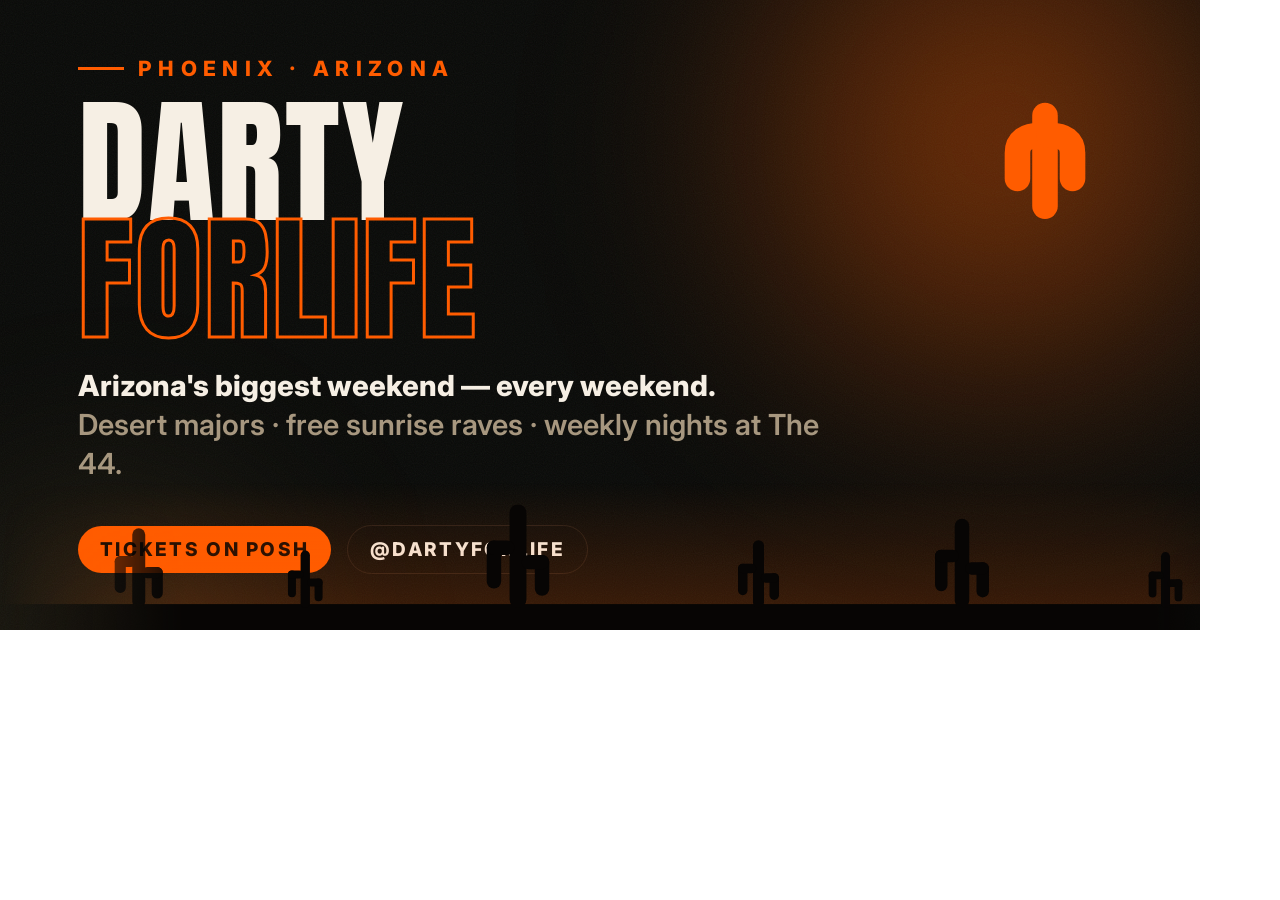
<file: og.html>
<!doctype html>
<html lang="en">
<head>
<meta charset="utf-8" />
<link rel="preconnect" href="https://fonts.googleapis.com" />
<link rel="preconnect" href="https://fonts.gstatic.com" crossorigin />
<link href="https://fonts.googleapis.com/css2?family=Anton&family=Inter:wght@600;700;800&display=swap" rel="stylesheet" />
<style>
*{margin:0;padding:0;box-sizing:border-box}
html,body{width:1200px;height:630px;overflow:hidden}
.card{position:relative;width:1200px;height:630px;background:#080907;color:#f6efe4;
  font-family:'Inter',system-ui,sans-serif;overflow:hidden;display:flex;flex-direction:column;
  justify-content:center;padding:78px}
.grain{position:absolute;inset:0;opacity:.06;
  background-image:url("data:image/svg+xml,%3Csvg xmlns='http://www.w3.org/2000/svg' width='120' height='120'%3E%3Cfilter id='n'%3E%3CfeTurbulence type='fractalNoise' baseFrequency='.9' numOctaves='2'/%3E%3C/filter%3E%3Crect width='100%25' height='100%25' filter='url(%23n)'/%3E%3C/svg%3E")}
.glow{position:absolute;border-radius:50%;filter:blur(90px)}
.g1{width:760px;height:760px;top:-240px;right:-180px;background:radial-gradient(circle,rgba(255,92,0,.5),transparent 65%)}
.g2{width:520px;height:520px;bottom:-280px;left:-150px;background:radial-gradient(circle,rgba(232,177,90,.16),transparent 65%)}
.kick{position:relative;font-weight:800;letter-spacing:.3em;font-size:21px;color:#ff5c00;
  text-transform:uppercase;display:flex;align-items:center;gap:14px}
.kick::before{content:"";width:46px;height:3px;background:#ff5c00}
h1{position:relative;font-family:'Anton','Impact',sans-serif;font-weight:400;font-size:138px;line-height:.85;
  letter-spacing:2px;margin:22px 0 0;text-transform:uppercase}
h1 .o{color:transparent;-webkit-text-stroke:3px #ff5c00}
.tag{position:relative;font-size:29px;line-height:1.35;color:#a7977f;margin-top:28px;font-weight:600;max-width:780px}
.tag b{color:#f6efe4;font-weight:800}
.foot{position:relative;display:flex;align-items:center;gap:16px;margin-top:42px;
  font-weight:800;letter-spacing:.12em;font-size:19px;text-transform:uppercase}
.pill{background:#ff5c00;color:#160a03;padding:12px 22px;border-radius:999px}
.pill.ghost{background:transparent;color:#f6efe4;border:1.6px solid #2a211a}
.cactus{position:absolute;right:96px;top:84px;width:118px;height:138px;color:#ff5c00}
.desert{position:absolute;left:0;right:0;bottom:0;height:185px;
  -webkit-mask-image:linear-gradient(to right,transparent,#000 14%,#000 86%,transparent)}
</style>
<script>if(navigator.globalPrivacyControl===true){window.doNotTrack="1"}</script>
  <script defer src="https://site-stats-dartyforlife.vercel.app/script.js" data-website-id="b3256c0a-fb20-445a-bf64-9430fa7dd86a" data-domains="dartyforlife.com,www.dartyforlife.com" data-do-not-track="true"></script>
</head>
<body>
<div class="card">
  <div class="glow g1"></div>
  <div class="glow g2"></div>
  <div class="grain"></div>

  <svg class="cactus" viewBox="0 0 60 70" fill="none" stroke="currentColor" stroke-width="13" stroke-linecap="round" stroke-linejoin="round" aria-hidden="true">
    <path d="M30 16V62"/>
    <path d="M16 48V35q0-9 12-9"/>
    <path d="M44 48V35q0-9 -12-9"/>
  </svg>

  <div class="kick">Phoenix · Arizona</div>
  <h1>DARTY<br><span class="o">FORLIFE</span></h1>
  <div class="tag"><b>Arizona's biggest weekend — every weekend.</b><br>Desert majors · free sunrise raves · weekly nights at The 44.</div>
  <div class="foot"><span class="pill">Tickets on Posh</span><span class="pill ghost">@dartyforlife</span></div>

  <svg class="desert" viewBox="0 0 1440 200" preserveAspectRatio="xMidYMax slice" aria-hidden="true">
    <defs>
      <linearGradient id="h" x1="0" y1="0" x2="0" y2="1">
        <stop offset="0" stop-color="#ff5c00" stop-opacity="0"/>
        <stop offset="1" stop-color="#ff5c00" stop-opacity="0.22"/>
      </linearGradient>
      <g id="c">
        <rect x="-7" y="-86" width="14" height="86" rx="7"/>
        <rect x="-26" y="-56" width="12" height="40" rx="6"/><rect x="-26" y="-56" width="23" height="12" rx="6"/>
        <rect x="14" y="-44" width="12" height="34" rx="6"/><rect x="3" y="-44" width="23" height="12" rx="6"/>
      </g>
    </defs>
    <rect x="0" y="40" width="1440" height="160" fill="url(#h)"/>
    <g fill="#070504">
      <rect x="0" y="172" width="1440" height="30"/>
      <use href="#c" transform="translate(150 176) scale(1.0)"/>
      <use href="#c" transform="translate(330 176) scale(0.72)"/>
      <use href="#c" transform="translate(560 176) scale(1.3)"/>
      <use href="#c" transform="translate(820 176) scale(0.85)"/>
      <use href="#c" transform="translate(1040 176) scale(1.12)"/>
      <use href="#c" transform="translate(1260 176) scale(0.7)"/>
    </g>
  </svg>
</div>
</body>
</html>
</file>
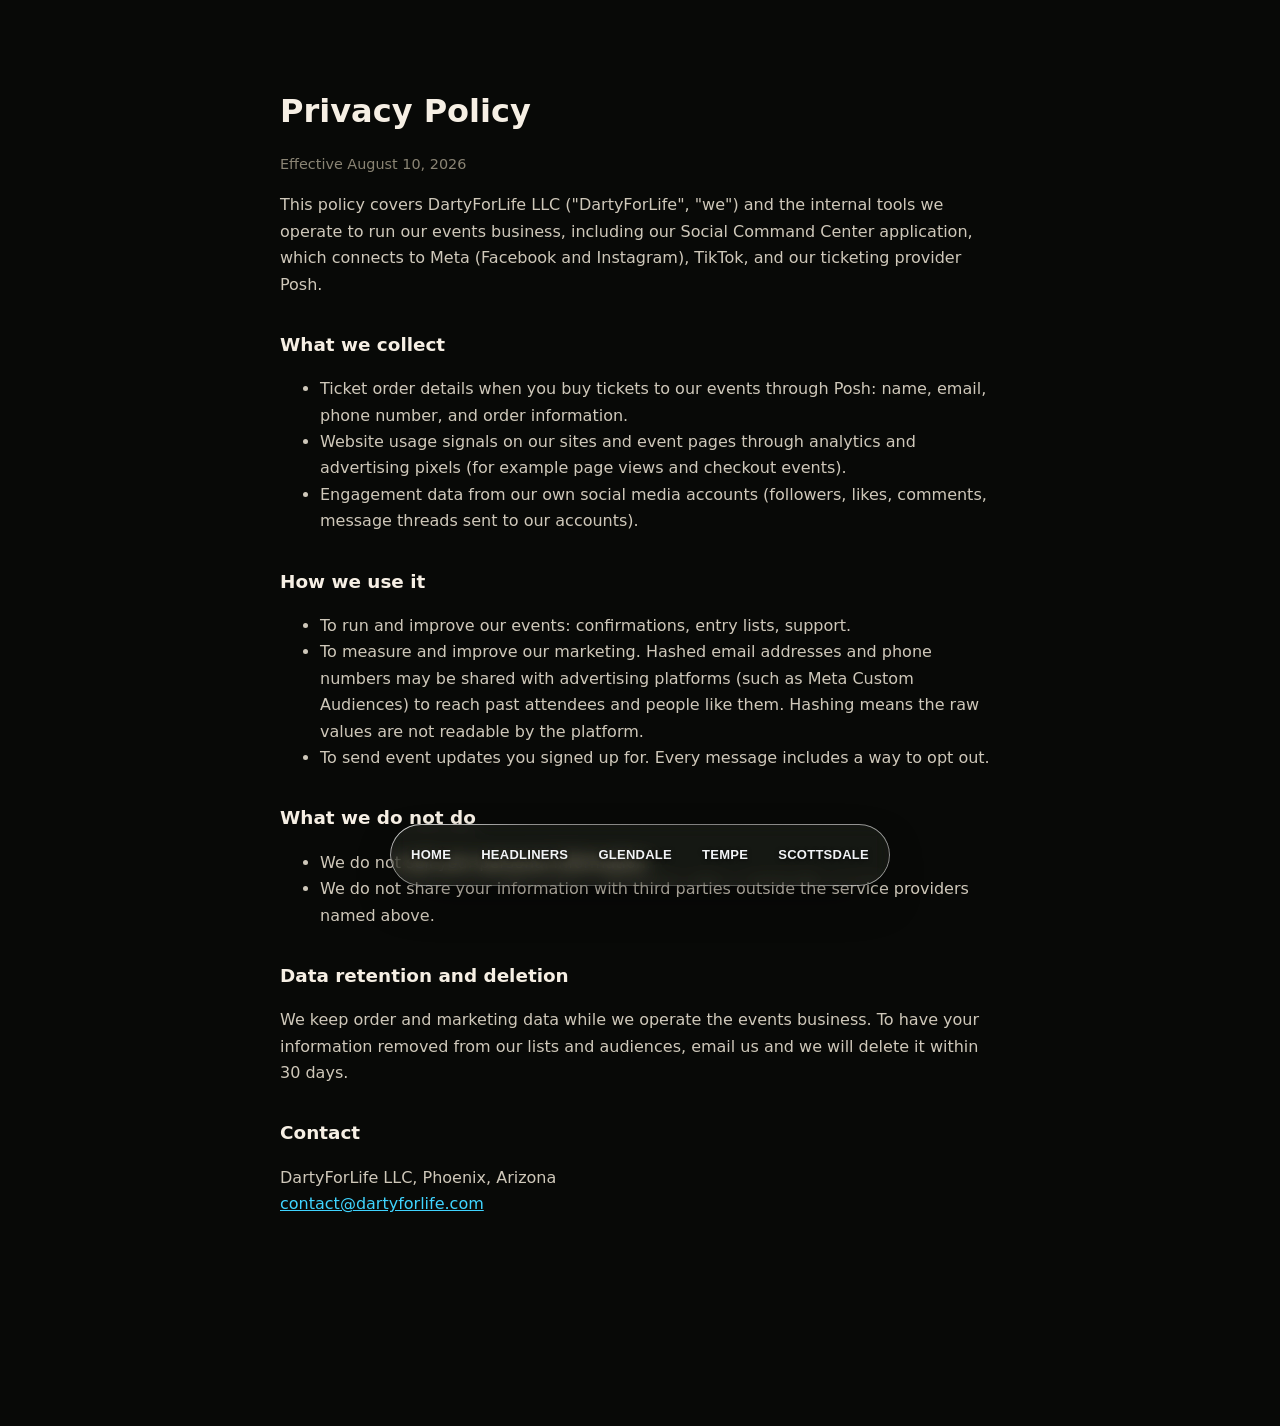
<file: privacy.html>
<!DOCTYPE html>
<html lang="en">
<head>
<meta charset="utf-8">
<meta name="viewport" content="width=device-width, initial-scale=1, viewport-fit=cover">
<title>Privacy Policy | DartyForLife</title>
<meta name="robots" content="noindex">
<style>
  body { background:#080907; color:#F6EFE4; font-family: Inter, -apple-system, system-ui, sans-serif; line-height:1.65; margin:0; }
  main { max-width:720px; margin:0 auto; padding:64px 20px 96px; }
  h1 { font-size:2rem; margin-bottom:.25rem; }
  h2 { font-size:1.15rem; margin-top:2rem; }
  p, li { color:#cfc8ba; }
  a { color:#3fd4ff; }
  .date { color:#8a8474; font-size:.9rem; }
</style>
<!-- Snap Pixel -->
<script type="text/javascript">(function(e,t,n){if(e.snaptr)return;var a=e.snaptr=function(){a.handleRequest?a.handleRequest.apply(a,arguments):a.queue.push(arguments)};a.queue=[];var s="script";r=t.createElement(s);r.async=!0;r.src=n;var u=t.getElementsByTagName(s)[0];u.parentNode.insertBefore(r,u)})(window,document,"https://sc-static.net/scevent.min.js");snaptr("init","d8a14a35-663c-415d-8cc0-175354c6a52e");snaptr("track","PAGE_VIEW");</script>
<!-- End Snap Pixel -->
<link rel="stylesheet" href="glass-nav.css?v=20261112-home">
</head>
<body data-glass-dock>
<main>
  <h1>Privacy Policy</h1>
  <p class="date">Effective August 10, 2026</p>
  <p>This policy covers DartyForLife LLC ("DartyForLife", "we") and the internal tools we operate to run our events business, including our Social Command Center application, which connects to Meta (Facebook and Instagram), TikTok, and our ticketing provider Posh.</p>

  <h2>What we collect</h2>
  <ul>
    <li>Ticket order details when you buy tickets to our events through Posh: name, email, phone number, and order information.</li>
    <li>Website usage signals on our sites and event pages through analytics and advertising pixels (for example page views and checkout events).</li>
    <li>Engagement data from our own social media accounts (followers, likes, comments, message threads sent to our accounts).</li>
  </ul>

  <h2>How we use it</h2>
  <ul>
    <li>To run and improve our events: confirmations, entry lists, support.</li>
    <li>To measure and improve our marketing. Hashed email addresses and phone numbers may be shared with advertising platforms (such as Meta Custom Audiences) to reach past attendees and people like them. Hashing means the raw values are not readable by the platform.</li>
    <li>To send event updates you signed up for. Every message includes a way to opt out.</li>
  </ul>

  <h2>What we do not do</h2>
  <ul>
    <li>We do not sell your personal information.</li>
    <li>We do not share your information with third parties outside the service providers named above.</li>
  </ul>

  <h2>Data retention and deletion</h2>
  <p>We keep order and marketing data while we operate the events business. To have your information removed from our lists and audiences, email us and we will delete it within 30 days.</p>

  <h2>Contact</h2>
  <p>DartyForLife LLC, Phoenix, Arizona<br>
  <a href="mailto:contact@dartyforlife.com">contact@dartyforlife.com</a></p>
</main>

<!-- Persistent glass navigation. Same destinations as the original hero. -->
<nav class="gtabs glass-dock" id="heroTabs" aria-label="Browse DartyForLife">
  <span class="gtabs-pill" aria-hidden="true"></span>
  <a class="gtab" href="index.html">Home</a>
  <a class="gtab" href="majors.html">Headliners</a>
  <a class="gtab" href="bars.html">Glendale</a>
  <a class="gtab" href="tempe.html">Tempe</a>
  <a class="gtab" href="scottsdale.html">Scottsdale</a>
</nav>
<script src="glass-nav.js?v=20261112-home" defer></script>
</body>
</html>
</file>
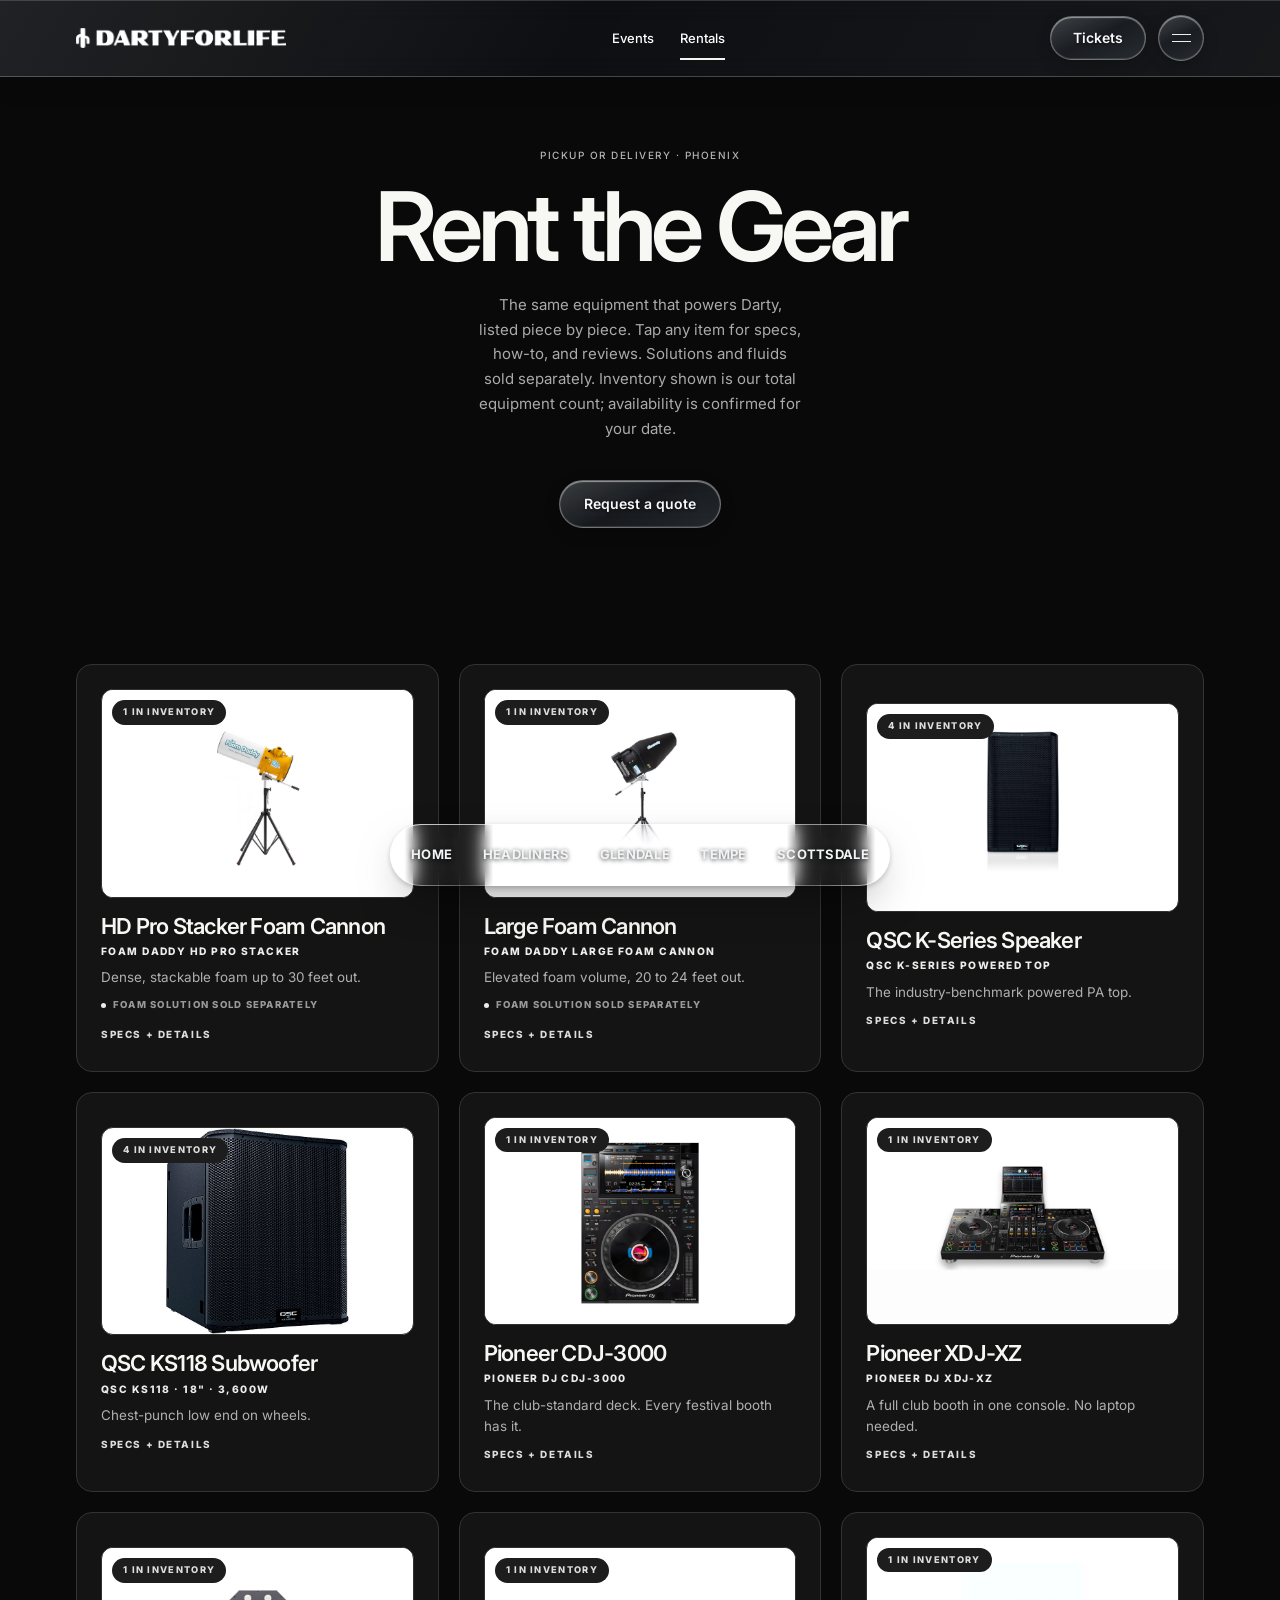
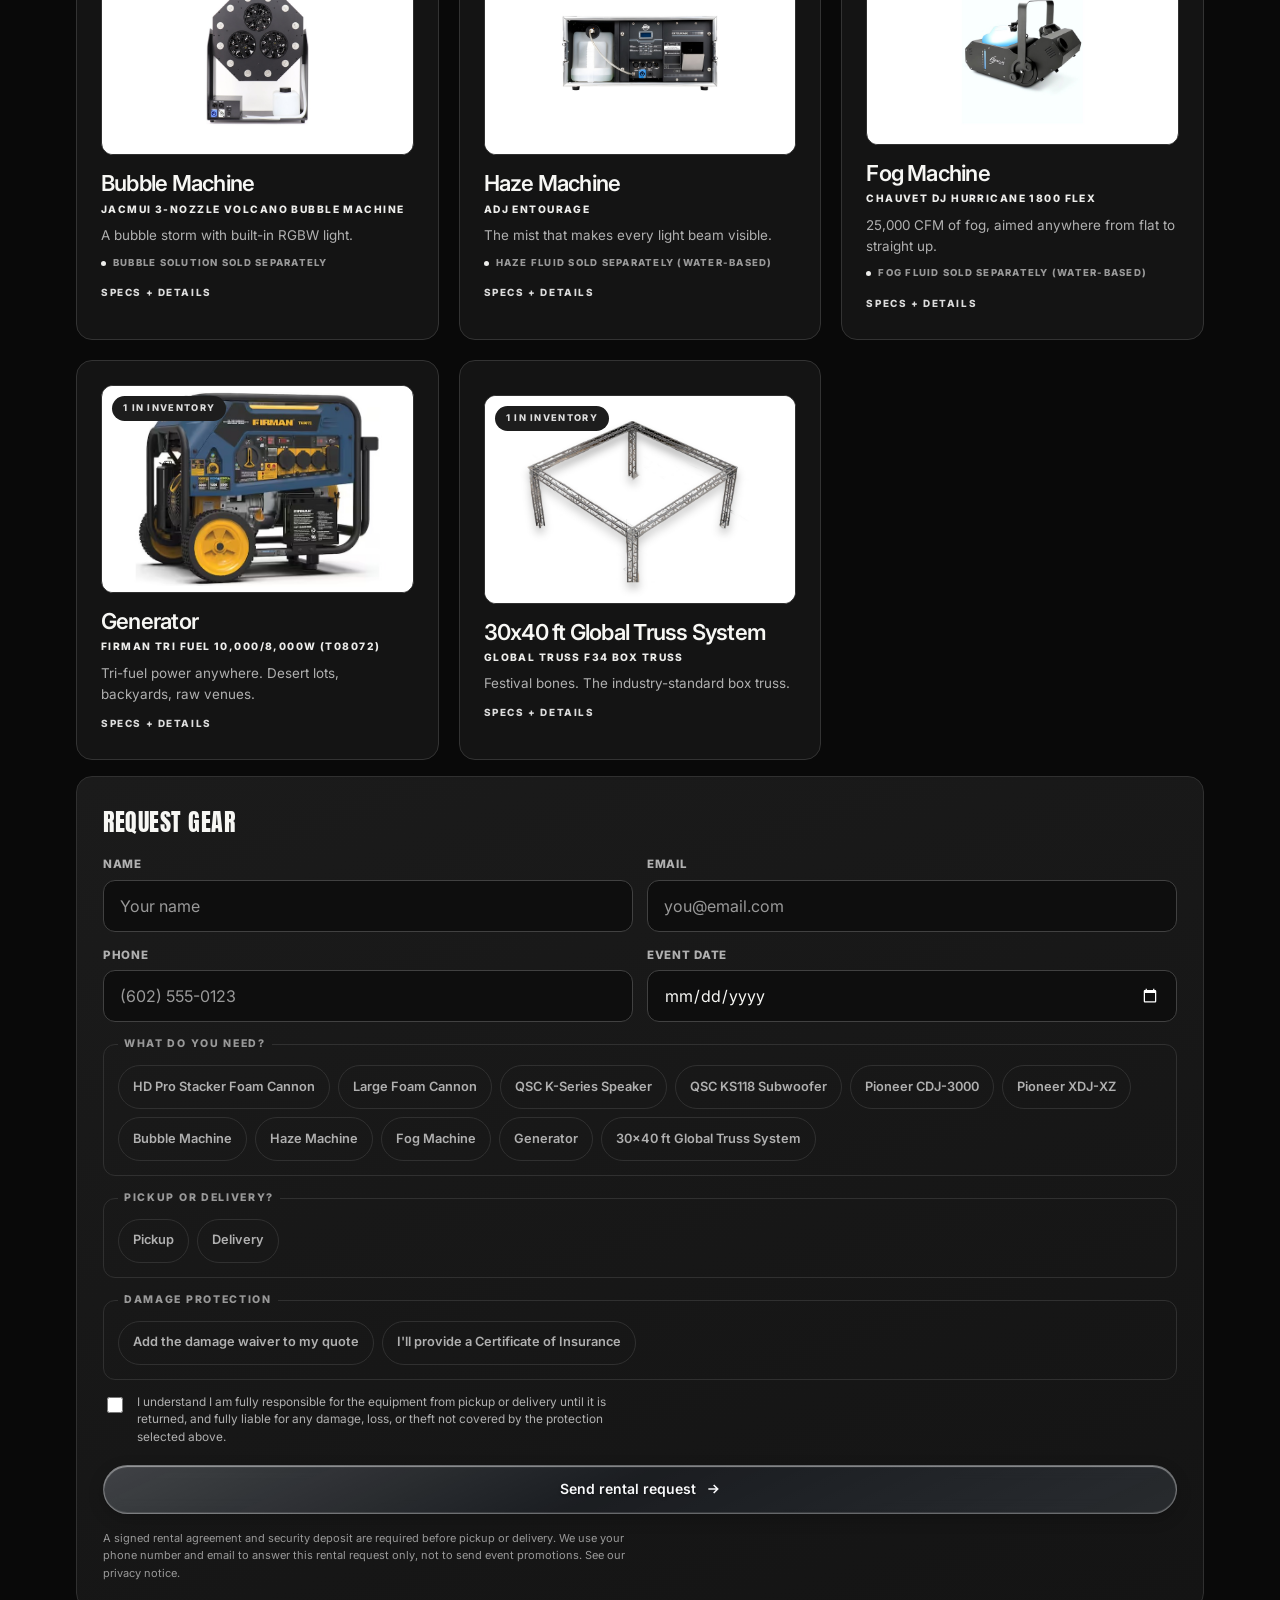
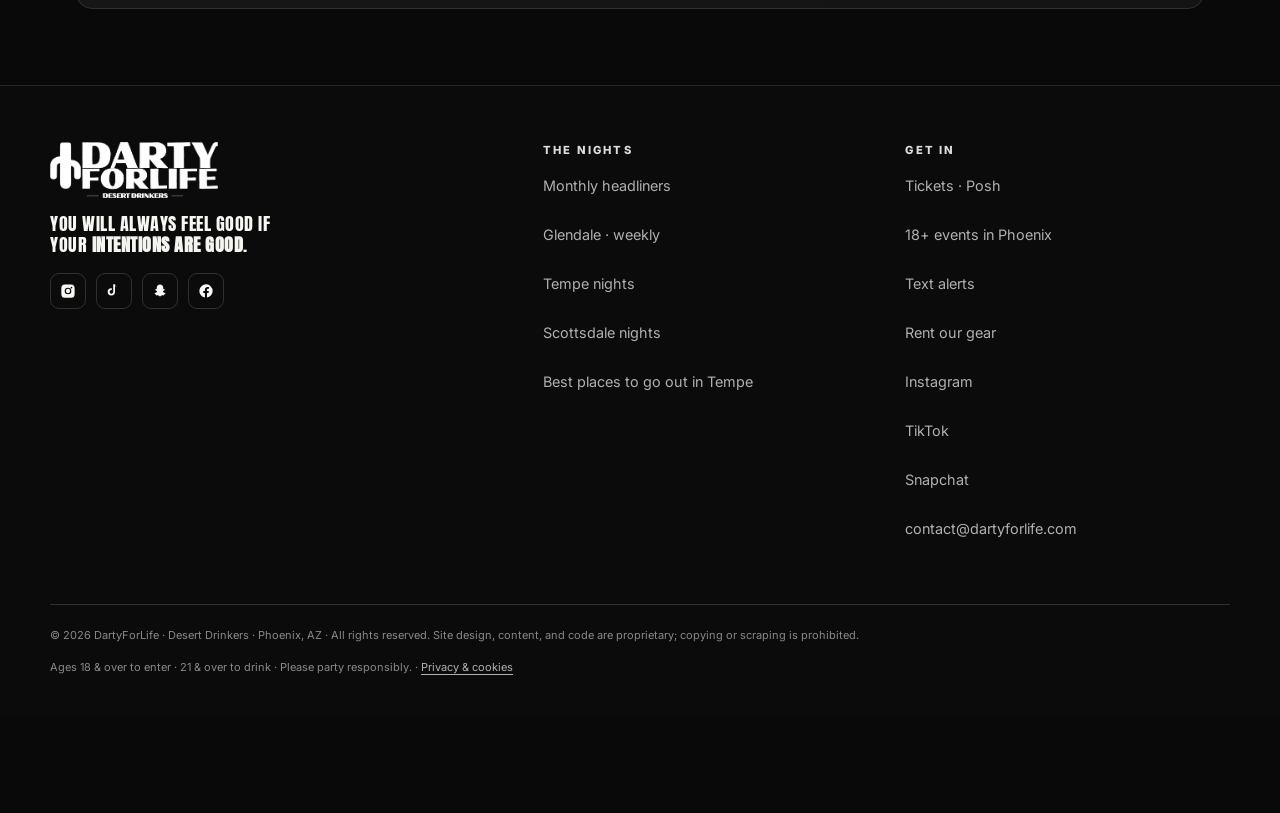
<file: rentals.html>
<!doctype html>
<html lang="en">
<head>
<meta charset="utf-8" />
<meta name="viewport" content="width=device-width, initial-scale=1, viewport-fit=cover" />
<title>Equipment Rentals: DARTYFORLIFE · Phoenix</title>
<meta name="description" content="Rent the gear that powers DartyForLife: foam cannons, QSC speakers and subs, Pioneer CDJ-3000 and XDJ-XZ, fog, haze, generator, and a 30x40 Global Truss system. Pickup or delivery in Phoenix." />
<meta name="theme-color" content="#080907" />
<link rel="icon" type="image/svg+xml" href="favicon.svg" />
<meta name="robots" content="index, follow, noimageai" />
<meta name="copyright" content="DartyForLife LLC. All rights reserved. Unauthorized copying, scraping, or replication of this site's design, content, or code is prohibited." />
<link rel="canonical" href="https://dartyforlife.com/rentals.html" />
<meta property="og:title" content="Equipment Rentals: DARTYFORLIFE" />
<meta property="og:description" content="The same gear that powers Darty. Foam cannons, pro sound, DJ decks, fog and haze, power, and truss. Pickup or delivery." />
<meta property="og:image" content="https://dartyforlife.com/og.png" />
<link rel="preconnect" href="https://fonts.googleapis.com" />
<link rel="preconnect" href="https://fonts.gstatic.com" crossorigin />
<link href="https://fonts.googleapis.com/css2?family=Anton&family=Inter:wght@400;500;600;700;800&display=swap" rel="stylesheet" />
<link rel="stylesheet" href="styles.css?v=20261121-map" />
<link rel="stylesheet" href="premium.css?v=20261116-tix" />
<script>if(navigator.globalPrivacyControl===true){window.doNotTrack="1"}</script>
  <script defer src="https://site-stats-dartyforlife.vercel.app/script.js" data-website-id="b3256c0a-fb20-445a-bf64-9430fa7dd86a" data-domains="dartyforlife.com,www.dartyforlife.com" data-do-not-track="true"></script>
<!--SEO:LD--><!--/SEO:LD-->
<!-- Snap Pixel -->
<script type="text/javascript">(function(e,t,n){if(e.snaptr)return;var a=e.snaptr=function(){a.handleRequest?a.handleRequest.apply(a,arguments):a.queue.push(arguments)};a.queue=[];var s="script";r=t.createElement(s);r.async=!0;r.src=n;var u=t.getElementsByTagName(s)[0];u.parentNode.insertBefore(r,u)})(window,document,"https://sc-static.net/scevent.min.js");snaptr("init","d8a14a35-663c-415d-8cc0-175354c6a52e");snaptr("track","PAGE_VIEW");</script>
<!-- End Snap Pixel -->
<link rel="stylesheet" href="glass-nav.css?v=20261112-home">
</head>
<body data-glass-dock>


<div id="nav-mount"></div>

<main>
<section class="page-top">
  <div class="pt-glow" aria-hidden="true"></div>
  <span class="eyebrow">Pickup or delivery · Phoenix</span>
  <h1 class="sec-title">Rent the <em>Gear</em></h1>
  <p class="sec-sub">The same equipment that powers Darty, listed piece by piece. Tap any item for specs, how-to, and reviews. Solutions and fluids sold separately. Inventory shown is our total equipment count; availability is confirmed for your date.</p>
<a class="btn btn-primary rental-jump" href="#rentForm">Request a quote</a>
</section>

<!-- ===================== EQUIPMENT RENTALS ===================== -->
<section id="rentals">
  <div class="wrap">
    <div class="gear-grid reveal" id="gearGrid"></div>
    <div class="gear-grid" style="margin-top:16px">
      <form class="gear-form" method="POST" id="rentForm">
        <p class="hp" aria-hidden="true"><label>Leave this empty <input name="bot-field" tabindex="-1" autocomplete="off" /></label></p>
        <h3>Request gear</h3>
        <label class="field"><span>Name</span><input type="text" name="name" required placeholder="Your name" autocomplete="name" /></label>
        <label class="field"><span>Email</span><input type="email" name="email" required placeholder="you@email.com" autocomplete="email" /></label>
        <label class="field"><span>Phone</span><input type="tel" name="phone" required placeholder="(602) 555-0123" autocomplete="tel" /></label>
        <label class="field"><span>Event date</span><input type="date" name="event_date" required /></label>
        <fieldset class="gf-set" id="gearChecks"><legend>What do you need?</legend></fieldset>
        <fieldset class="gf-set"><legend>Pickup or delivery?</legend>
          <label class="check"><input type="radio" name="fulfillment" value="Pickup" required /><span>Pickup</span></label>
          <label class="check"><input type="radio" name="fulfillment" value="Delivery" /><span>Delivery</span></label>
        </fieldset>
        <fieldset class="gf-set"><legend>Damage protection</legend>
          <label class="check"><input type="radio" name="protection" value="Damage waiver" required /><span>Add the damage waiver to my quote</span></label>
          <label class="check"><input type="radio" name="protection" value="COI" /><span>I&#39;ll provide a Certificate of Insurance</span></label>
        </fieldset>
        <label class="gf-ack"><input type="checkbox" name="liability_ack" value="accepted" required />
          <span>I understand I am fully responsible for the equipment from pickup or delivery until it is returned, and fully liable for any damage, loss, or theft not covered by the protection selected above.</span></label>
        <button class="btn btn-primary" type="submit">Send rental request
          <svg viewBox="0 0 24 24" fill="none" stroke="currentColor" stroke-width="2.4"><path d="M5 12h14M13 6l6 6-6 6"/></svg></button>
        <p class="list-msg" id="rentMsg" role="status" hidden>Request received. We'll get back to you with a quote.</p>
        <p class="list-fine">A signed rental agreement and security deposit are required before pickup or delivery. We use your phone number and email to answer this rental request only, not to send event promotions. See our <a href="privacy.html">privacy notice</a>.</p>
      </form>
    </div>
  </div>
</section>

</main>

<div id="footer-mount"><nav aria-label="DartyForLife">
      <a href="index.html">DartyForLife Phoenix</a>
      <a href="majors.html">Headliner events</a>
      <a href="bars.html">Darty Bars weekly nights</a>
      <a href="tempe.html">DartyForLife Tempe</a>
      <a href="scottsdale.html">Scottsdale Darty Bars</a>
      <a href="best-places-to-go-out-tempe.html">Best places to go out in Tempe</a>
      <a href="18-and-over-events-phoenix.html">18+ events in Phoenix</a>
      <a href="texts.html">Text alerts</a>
    </nav></div>
<script src="app.js?v=20261121-map"></script>

<!-- Persistent glass navigation. Same destinations as the original hero. -->
<nav class="gtabs glass-dock" id="heroTabs" aria-label="Browse DartyForLife">
  <span class="gtabs-pill" aria-hidden="true"></span>
  <a class="gtab" href="index.html">Home</a>
  <a class="gtab" href="majors.html">Headliners</a>
  <a class="gtab" href="bars.html">Glendale</a>
  <a class="gtab" href="tempe.html">Tempe</a>
  <a class="gtab" href="scottsdale.html">Scottsdale</a>
</nav>
<script src="glass-nav.js?v=20261112-home" defer></script>
</body>
</html>
</file>
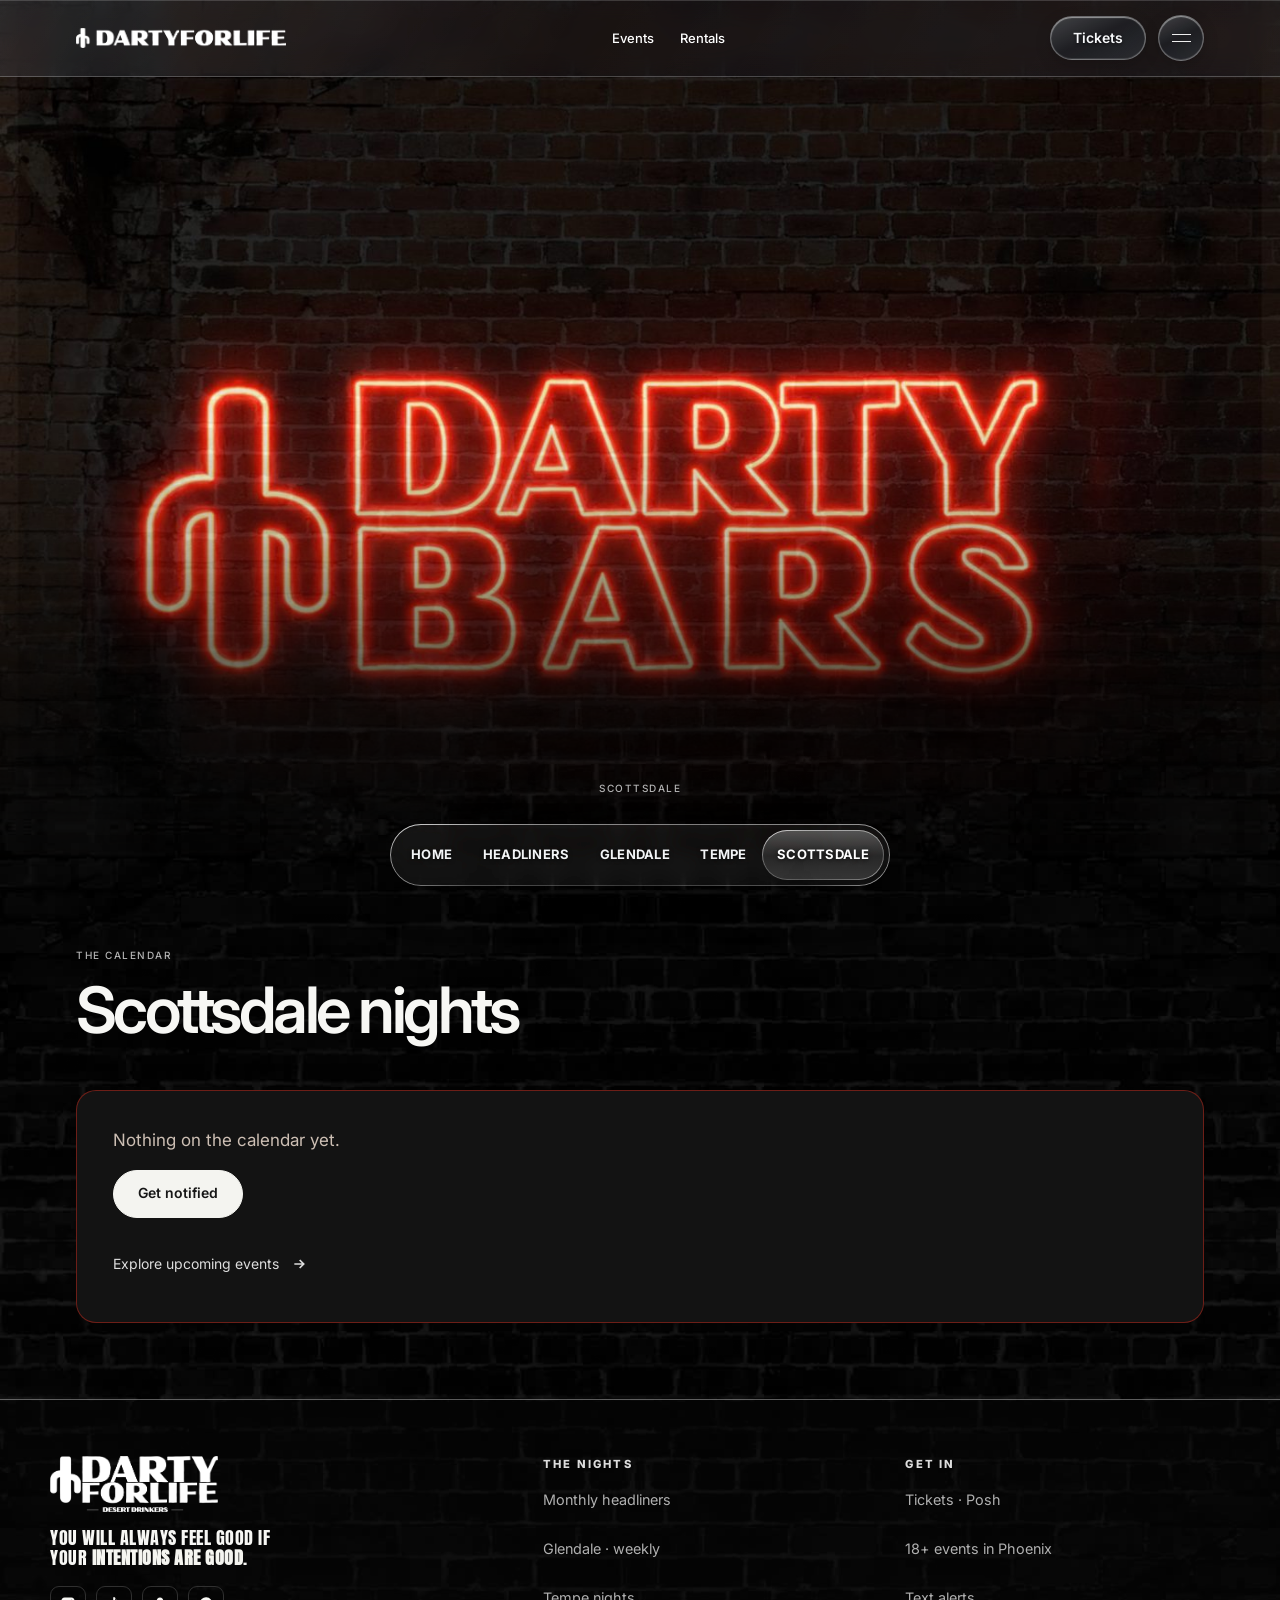
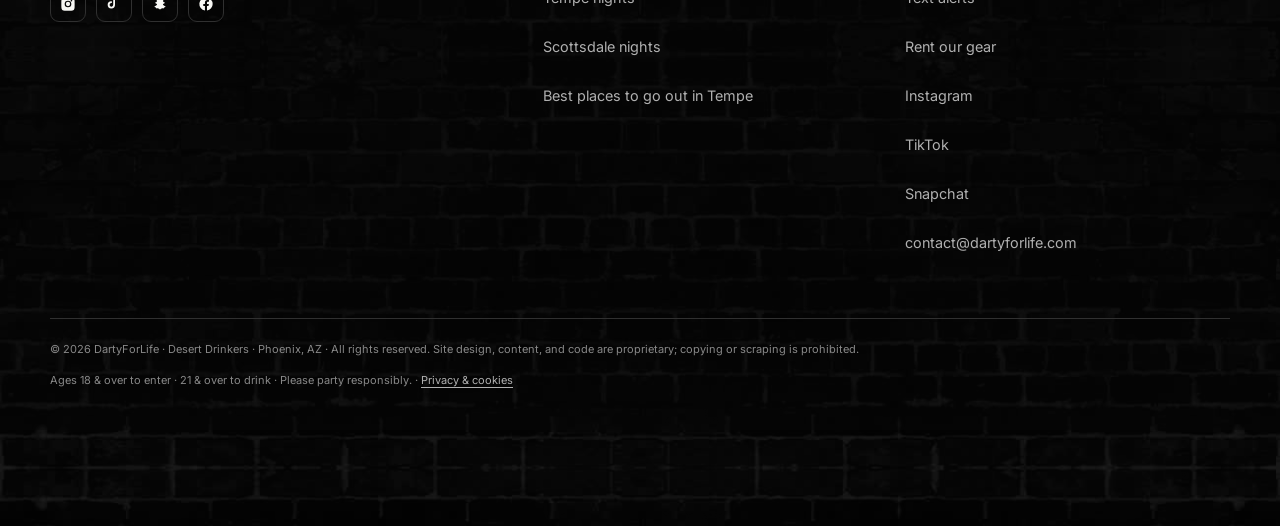
<file: scottsdale.html>
<!doctype html>
<html lang="en">
<head>
<meta charset="utf-8" />
<meta name="viewport" content="width=device-width, initial-scale=1, viewport-fit=cover" />
<title>Scottsdale Darty Bars</title>
<meta name="description" content="Scottsdale Darty Bars. DartyForLife bar nights in Scottsdale. Tickets on Posh." />
<meta name="theme-color" content="#16040c" />
<link rel="icon" type="image/svg+xml" href="favicon.svg" />
<meta name="robots" content="index, follow, noimageai" />
<meta name="copyright" content="DartyForLife LLC. All rights reserved. Unauthorized copying, scraping, or replication of this site's design, content, or code is prohibited." />
<link rel="canonical" href="https://dartyforlife.com/scottsdale.html" />
<meta property="og:title" content="Scottsdale Darty Bars" />
<meta property="og:description" content="DartyForLife bar nights in Scottsdale." />
<meta property="og:image" content="https://dartyforlife.com/media/brand/darty-bars-neon.jpg" />
<link rel="preconnect" href="https://fonts.googleapis.com" />
<link rel="preconnect" href="https://fonts.gstatic.com" crossorigin />
<link href="https://fonts.googleapis.com/css2?family=Anton&family=Inter:wght@400;500;600;700;800&display=swap" rel="stylesheet" />
<link rel="stylesheet" href="styles.css?v=20261121-map" />
<link rel="stylesheet" href="premium.css?v=20261116-tix" />
<script>if(navigator.globalPrivacyControl===true){window.doNotTrack="1"}</script>
  <script defer src="https://site-stats-dartyforlife.vercel.app/script.js" data-website-id="b3256c0a-fb20-445a-bf64-9430fa7dd86a" data-domains="dartyforlife.com,www.dartyforlife.com" data-do-not-track="true"></script>
<!--SEO:LD--><!--/SEO:LD-->
<!-- Snap Pixel -->
<script type="text/javascript">(function(e,t,n){if(e.snaptr)return;var a=e.snaptr=function(){a.handleRequest?a.handleRequest.apply(a,arguments):a.queue.push(arguments)};a.queue=[];var s="script";r=t.createElement(s);r.async=!0;r.src=n;var u=t.getElementsByTagName(s)[0];u.parentNode.insertBefore(r,u)})(window,document,"https://sc-static.net/scevent.min.js");snaptr("init","d8a14a35-663c-415d-8cc0-175354c6a52e");snaptr("track","PAGE_VIEW");</script>
<!-- End Snap Pixel -->
<link rel="stylesheet" href="glass-nav.css?v=20261112-home">
</head>
<body data-glass-dock class="theme-bars">


<div id="nav-mount"></div>

<main>

<!-- neon sign on the brick wall IS the title, same as the Glendale and Tempe pages -->
<section class="pt-bars">
  <h1 class="sr-only">Scottsdale Darty Bars</h1>
  <span class="eyebrow bars">Scottsdale</span>
</section>

<div class="marquee"><div class="marquee-track" id="mq1"></div></div>

<section id="events">
  <div class="wrap">
    <div class="sec-head row reveal">
      <div>
        <span class="eyebrow bars">The calendar</span>
        <h2 class="sec-title">Scottsdale <em class="bars">nights</em></h2>
      </div>
    </div>
    <div class="event-grid" data-events data-series="scottsdale"><!--SEO:EVENTS-->
<p class="seo-ev-empty">Nothing on the calendar right now. New dates drop on Instagram first.</p>
<!--/SEO:EVENTS--></div>
  </div>
</section>
</main>

<div id="footer-mount"><nav aria-label="DartyForLife">
      <a href="index.html">DartyForLife Phoenix</a>
      <a href="majors.html">Headliner events</a>
      <a href="bars.html">Darty Bars weekly nights</a>
      <a href="tempe.html">DartyForLife Tempe</a>
      <a href="best-places-to-go-out-tempe.html">Best places to go out in Tempe</a>
      <a href="18-and-over-events-phoenix.html">18+ events in Phoenix</a>
      <a href="rentals.html">Equipment rentals</a>
      <a href="texts.html">Text alerts</a>
    </nav></div>
<script src="app.js?v=20261121-map"></script>

<!-- Persistent glass navigation. Same destinations as the original hero. -->
<nav class="gtabs glass-dock" id="heroTabs" aria-label="Browse DartyForLife">
  <span class="gtabs-pill" aria-hidden="true"></span>
  <a class="gtab" href="index.html">Home</a>
  <a class="gtab" href="majors.html">Headliners</a>
  <a class="gtab" href="bars.html">Glendale</a>
  <a class="gtab" href="tempe.html">Tempe</a>
  <a class="gtab is-active" aria-current="page" href="scottsdale.html">Scottsdale</a>
</nav>
<script src="glass-nav.js?v=20261112-home" defer></script>
</body>
</html>
</file>
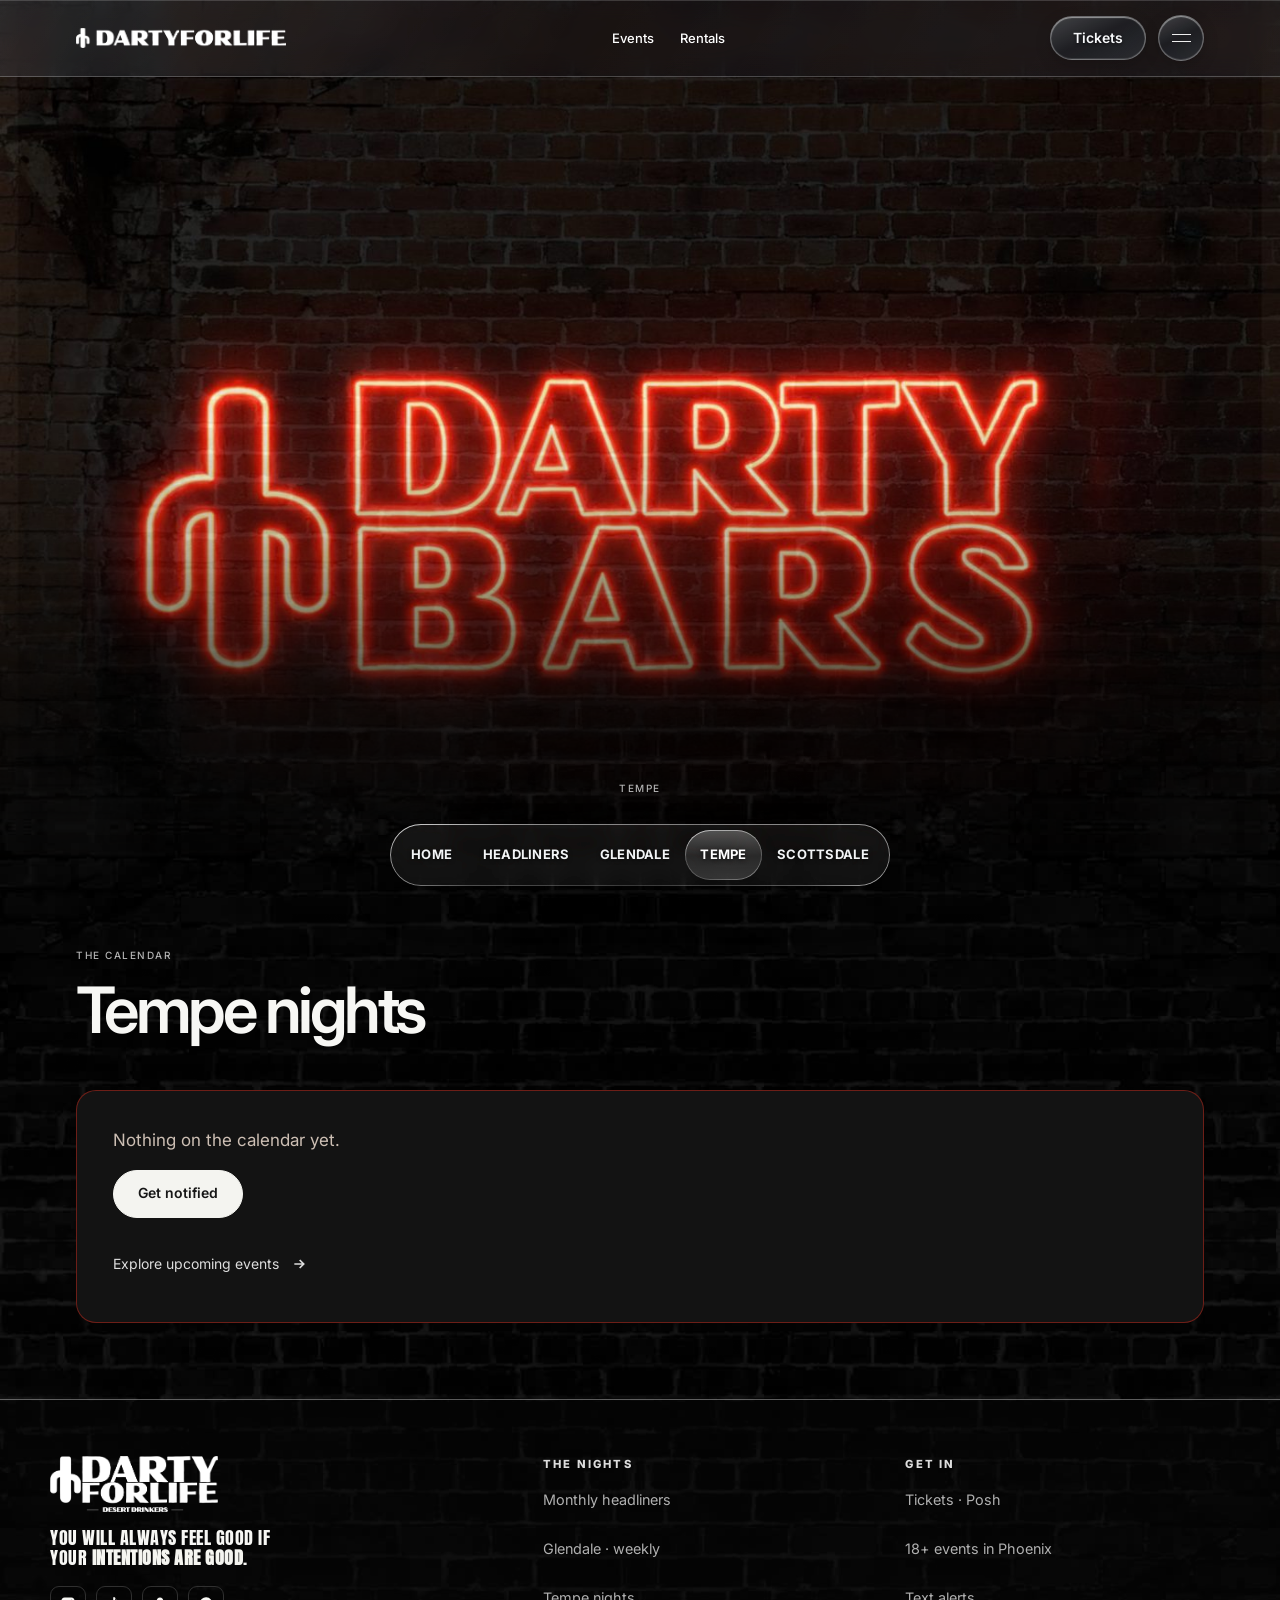
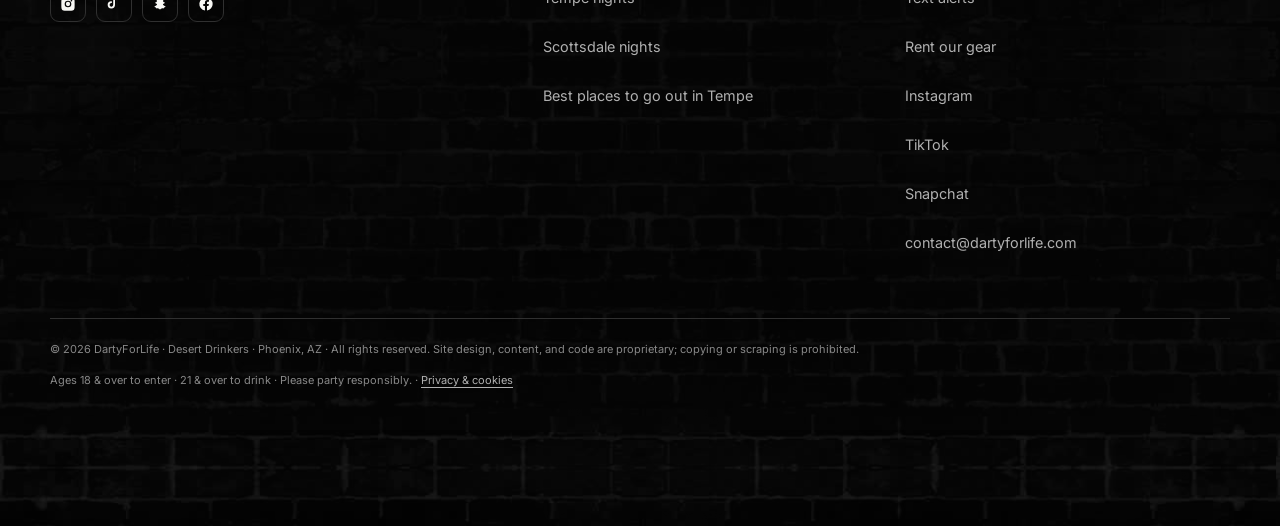
<file: tempe.html>
<!doctype html>
<html lang="en">
<head>
<meta charset="utf-8" />
<meta name="viewport" content="width=device-width, initial-scale=1, viewport-fit=cover" />
<title>DartyForLife Tempe</title>
<meta name="description" content="DartyForLife Tempe. The college side of Darty, Upcoming nights at Bar Ocho in Tempe. Ages 18 and over. Tickets on Posh." />
<meta name="theme-color" content="#16040c" />
<link rel="icon" type="image/svg+xml" href="favicon.svg" />
<meta name="robots" content="index, follow, noimageai" />
<meta name="copyright" content="DartyForLife LLC. All rights reserved. Unauthorized copying, scraping, or replication of this site's design, content, or code is prohibited." />
<link rel="canonical" href="https://dartyforlife.com/tempe.html" />
<meta property="og:title" content="DartyForLife Tempe" />
<meta property="og:description" content="The college side of Darty. Upcoming nights at Bar Ocho, Tempe." />
<meta property="og:image" content="https://dartyforlife.com/media/brand/darty-bars-neon.jpg" />
<link rel="preconnect" href="https://fonts.googleapis.com" />
<link rel="preconnect" href="https://fonts.gstatic.com" crossorigin />
<link href="https://fonts.googleapis.com/css2?family=Anton&family=Inter:wght@400;500;600;700;800&display=swap" rel="stylesheet" />
<link rel="stylesheet" href="styles.css?v=20261121-map" />
<link rel="stylesheet" href="premium.css?v=20261116-tix" />
<script>if(navigator.globalPrivacyControl===true){window.doNotTrack="1"}</script>
  <script defer src="https://site-stats-dartyforlife.vercel.app/script.js" data-website-id="b3256c0a-fb20-445a-bf64-9430fa7dd86a" data-domains="dartyforlife.com,www.dartyforlife.com" data-do-not-track="true"></script>
<!--SEO:LD-->
<script type="application/ld+json" id="evschema">
{
 "@context": "https://schema.org",
 "@graph": [
  {
   "@type": "Event",
   "@id": "https://dartyforlife.com/#event-6b074a5391236b033c4b2db6",
   "name": "DARTYFORLIFE | MODERN SOCIAL",
   "startDate": "2026-12-01T21:00:00-07:00",
   "eventStatus": "https://schema.org/EventScheduled",
   "eventAttendanceMode": "https://schema.org/OfflineEventAttendanceMode",
   "url": "https://posh.vip/e/dartyforlife-modern-social",
   "location": {
    "@type": "Place",
    "name": "Mill's Modern Social",
    "address": {
     "@type": "PostalAddress",
     "addressCountry": "US",
     "streetAddress": "83 E Broadway Rd",
     "addressLocality": "Tempe",
     "addressRegion": "AZ",
     "postalCode": "85282"
    },
    "geo": {
     "@type": "GeoCoordinates",
     "latitude": 33.407071,
     "longitude": -111.9385919
    }
   },
   "organizer": {
    "@type": "Organization",
    "name": "DartyForLife",
    "url": "https://dartyforlife.com"
   },
   "endDate": "2026-12-02T02:00:00-07:00",
   "image": "https://images.posh.vip/originals/6b07532a7eb0e02ed8ddc16d",
   "offers": {
    "@type": "Offer",
    "priceCurrency": "USD",
    "price": 20,
    "availability": "https://schema.org/InStock",
    "url": "https://posh.vip/e/dartyforlife-modern-social"
   },
   "typicalAgeRange": "18+"
  },
  {
   "@type": "Event",
   "@id": "https://dartyforlife.com/#event-6b074ac42c8349543d1e140e",
   "name": "DARTYFORLIFE | MODERN SOCIAL",
   "startDate": "2026-12-03T21:00:00-07:00",
   "eventStatus": "https://schema.org/EventScheduled",
   "eventAttendanceMode": "https://schema.org/OfflineEventAttendanceMode",
   "url": "https://posh.vip/e/dartyforlife-modern-social-1",
   "location": {
    "@type": "Place",
    "name": "Mill's Modern Social",
    "address": {
     "@type": "PostalAddress",
     "addressCountry": "US",
     "streetAddress": "83 E Broadway Rd",
     "addressLocality": "Tempe",
     "addressRegion": "AZ",
     "postalCode": "85282"
    },
    "geo": {
     "@type": "GeoCoordinates",
     "latitude": 33.407071,
     "longitude": -111.9385919
    }
   },
   "organizer": {
    "@type": "Organization",
    "name": "DartyForLife",
    "url": "https://dartyforlife.com"
   },
   "endDate": "2026-12-04T02:00:00-07:00",
   "image": "https://images.posh.vip/originals/6b0753d47eb0e02ed8de3666",
   "offers": {
    "@type": "Offer",
    "priceCurrency": "USD",
    "price": 20,
    "availability": "https://schema.org/InStock",
    "url": "https://posh.vip/e/dartyforlife-modern-social-1"
   },
   "typicalAgeRange": "18+"
  }
 ]
}
</script>
<!--/SEO:LD-->
<!-- Snap Pixel -->
<script type="text/javascript">(function(e,t,n){if(e.snaptr)return;var a=e.snaptr=function(){a.handleRequest?a.handleRequest.apply(a,arguments):a.queue.push(arguments)};a.queue=[];var s="script";r=t.createElement(s);r.async=!0;r.src=n;var u=t.getElementsByTagName(s)[0];u.parentNode.insertBefore(r,u)})(window,document,"https://sc-static.net/scevent.min.js");snaptr("init","d8a14a35-663c-415d-8cc0-175354c6a52e");snaptr("track","PAGE_VIEW");</script>
<!-- End Snap Pixel -->
<link rel="stylesheet" href="glass-nav.css?v=20261112-home">
</head>
<body data-glass-dock class="theme-bars">


<div id="nav-mount"></div>

<main>

<!-- neon sign on the brick wall IS the title, same as the Darty Bars page -->
<section class="pt-bars">
  <h1 class="sr-only">DartyForLife Tempe</h1>
  <span class="eyebrow bars">Tempe</span>
</section>

<div class="marquee"><div class="marquee-track" id="mq1"></div></div>

<section id="events">
  <div class="wrap">
    <div class="sec-head row reveal">
      <div>
        <span class="eyebrow bars">The calendar</span>
        <h2 class="sec-title">Tempe <em class="bars">nights</em></h2>
      </div>
    </div>
    <div class="event-grid" data-events data-series="tempe"><!--SEO:EVENTS-->
<article class="ev" data-series="tempe">
      <h3><a href="https://posh.vip/e/dartyforlife-modern-social">DARTYFORLIFE | MODERN SOCIAL</a></h3>
      <p><time datetime="2026-12-01">Tuesday, December 1, 2026</time>, 9:00 PM</p>
      <p>Mill's Modern Social, Tempe, AZ 85282</p>
      <p><span class="seo-ev-age">Ages 18 &amp; over</span></p>
    </article>
<article class="ev" data-series="tempe">
      <h3><a href="https://posh.vip/e/dartyforlife-modern-social-1">DARTYFORLIFE | MODERN SOCIAL</a></h3>
      <p><time datetime="2026-12-03">Thursday, December 3, 2026</time>, 9:00 PM</p>
      <p>Mill's Modern Social, Tempe, AZ 85282</p>
      <p><span class="seo-ev-age">Ages 18 &amp; over</span></p>
    </article>
<!--/SEO:EVENTS--></div>
  </div>
</section>
</main>

<div id="footer-mount"><nav aria-label="DartyForLife">
      <a href="index.html">DartyForLife Phoenix</a>
      <a href="majors.html">Headliner events</a>
      <a href="bars.html">Darty Bars weekly nights</a>
      <a href="scottsdale.html">Scottsdale Darty Bars</a>
      <a href="best-places-to-go-out-tempe.html">Best places to go out in Tempe</a>
      <a href="18-and-over-events-phoenix.html">18+ events in Phoenix</a>
      <a href="rentals.html">Equipment rentals</a>
      <a href="texts.html">Text alerts</a>
    </nav></div>
<script src="app.js?v=20261121-map"></script>

<!-- Persistent glass navigation. Same destinations as the original hero. -->
<nav class="gtabs glass-dock" id="heroTabs" aria-label="Browse DartyForLife">
  <span class="gtabs-pill" aria-hidden="true"></span>
  <a class="gtab" href="index.html">Home</a>
  <a class="gtab" href="majors.html">Headliners</a>
  <a class="gtab" href="bars.html">Glendale</a>
  <a class="gtab is-active" aria-current="page" href="tempe.html">Tempe</a>
  <a class="gtab" href="scottsdale.html">Scottsdale</a>
</nav>
<script src="glass-nav.js?v=20261112-home" defer></script>
</body>
</html>
</file>
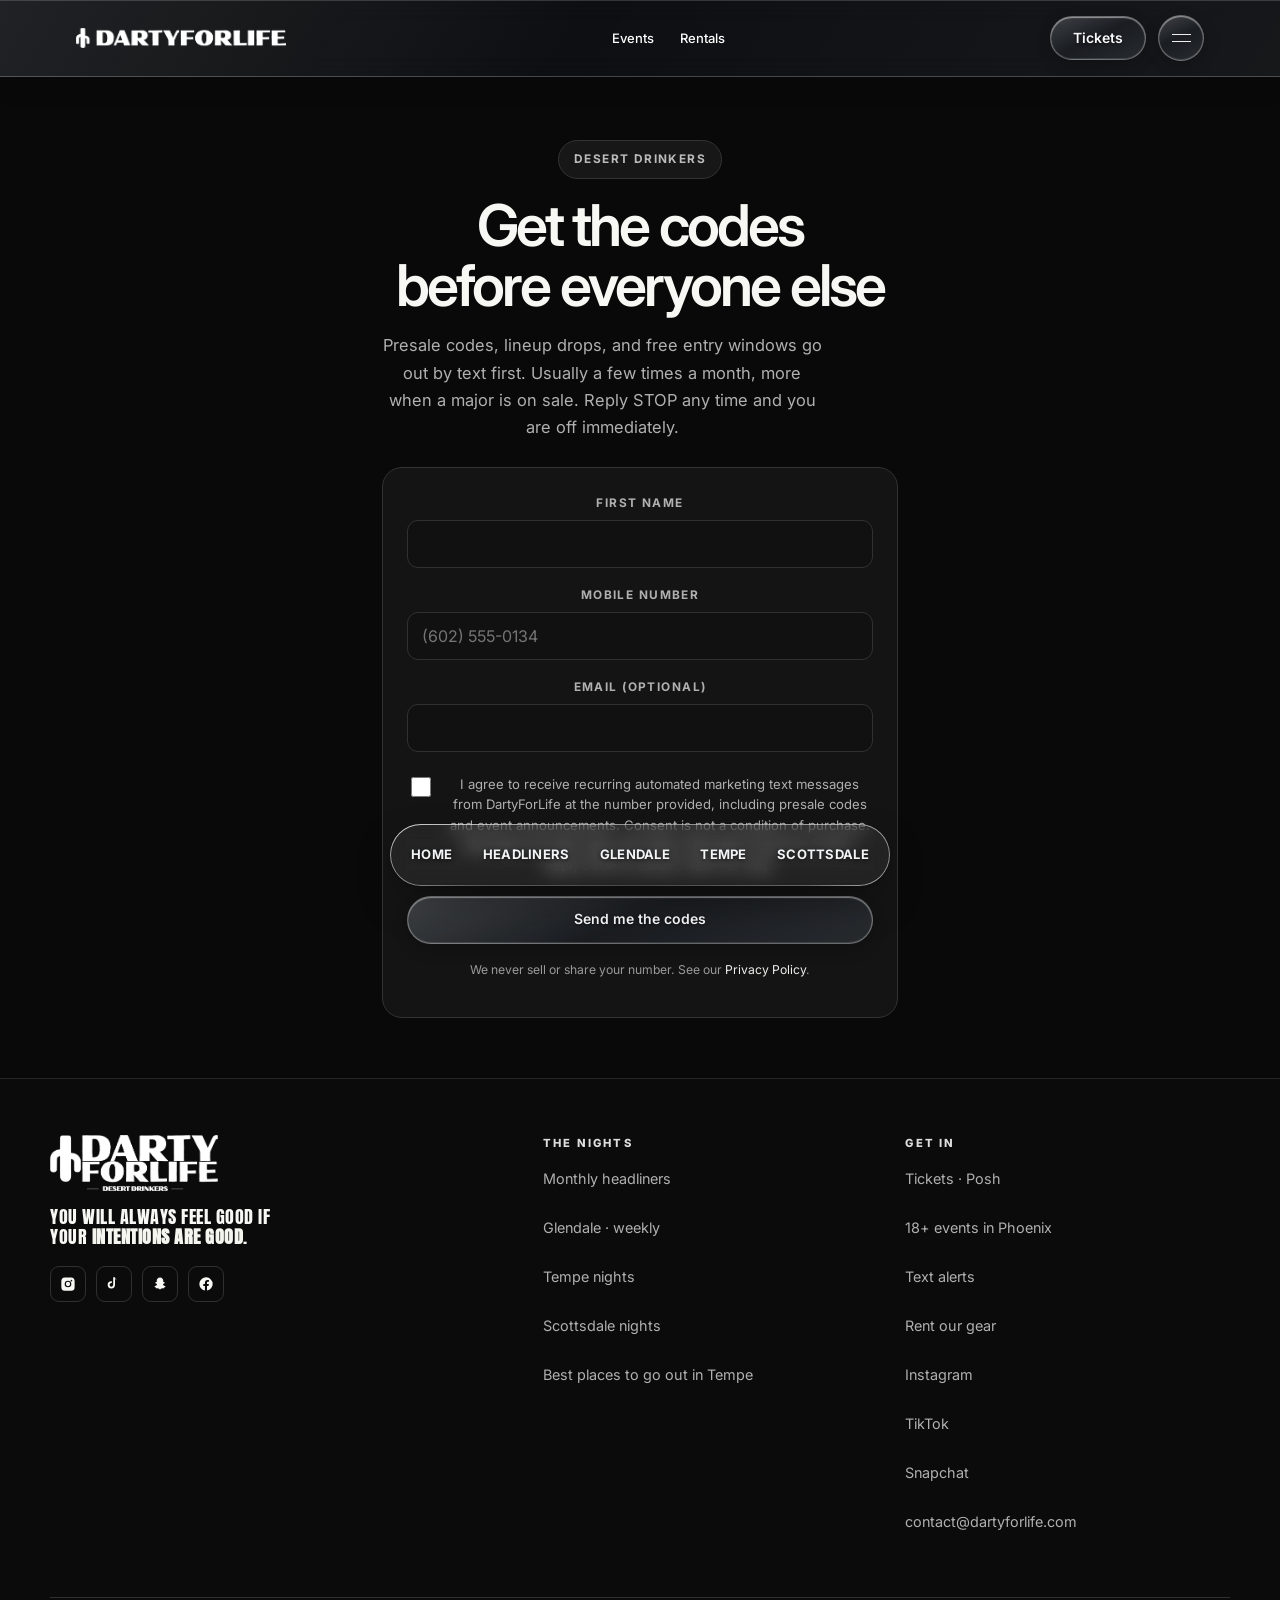
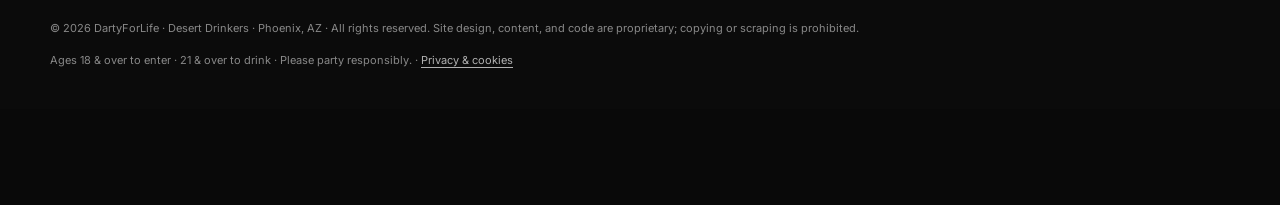
<file: texts.html>
<!doctype html>
<html lang="en">
<head>
<meta charset="utf-8" />
<meta name="viewport" content="width=device-width, initial-scale=1, viewport-fit=cover" />
<title>Text Alerts: DARTYFORLIFE · Phoenix</title>
<meta name="description" content="Get DartyForLife presale codes and event announcements by text. Free to join, reply STOP any time." />
<meta name="theme-color" content="#080907" />
<link rel="icon" type="image/svg+xml" href="favicon.svg" />
<meta name="robots" content="index, follow, noimageai" />
<meta name="copyright" content="DartyForLife LLC. All rights reserved. Unauthorized copying, scraping, or replication of this site's design, content, or code is prohibited." />
<link rel="canonical" href="https://dartyforlife.com/texts.html" />
<meta property="og:title" content="Text Alerts: DARTYFORLIFE" />
<meta property="og:description" content="Presale codes and event drops, sent first to the list. Reply STOP any time." />
<meta property="og:image" content="https://dartyforlife.com/og.png" />
<link rel="preconnect" href="https://fonts.googleapis.com" />
<link rel="preconnect" href="https://fonts.gstatic.com" crossorigin />
<link href="https://fonts.googleapis.com/css2?family=Anton&family=Inter:wght@400;500;600;700;800&display=swap" rel="stylesheet" />
<link rel="stylesheet" href="styles.css?v=20261121-map" />
<link rel="stylesheet" href="premium.css?v=20261116-tix" />
<script>if(navigator.globalPrivacyControl===true){window.doNotTrack="1"}</script>
<style>
  .tx-wrap{max-width:560px;margin:0 auto;padding:0 22px}
  .tx-form{background:var(--surface);border:1px solid var(--line);border-radius:var(--radius);padding:26px 24px;margin-top:26px}
  .tx-form label{display:block;font-size:.74rem;letter-spacing:.12em;text-transform:uppercase;font-weight:700;color:var(--muted);margin-bottom:7px}
  .tx-form input[type=text],.tx-form input[type=tel],.tx-form input[type=email]{
    width:100%;background:var(--bg-2);border:1px solid var(--line);border-radius:11px;padding:13px 14px;
    color:var(--cream);font-family:'Inter',sans-serif;font-size:1rem;margin-bottom:18px;transition:.25s}
  .tx-form input:focus{outline:none;border-color:var(--magenta);box-shadow:0 0 0 3px rgba(255,43,214,.18)}
  .tx-consent{display:flex;gap:12px;align-items:flex-start;margin:4px 0 20px}
  .tx-consent input{margin-top:3px;width:19px;height:19px;flex:none;accent-color:var(--magenta)}
  .tx-consent span{font-size:.82rem;line-height:1.55;color:var(--muted)}
  .tx-fine{font-size:.76rem;color:var(--muted-2);line-height:1.6;margin-top:16px}
  .tx-fine a{color:var(--gt-cyan)}
  .tx-msg{margin-top:16px;font-size:.9rem;display:none}
  .tx-msg.err{display:block;color:#ff6b6b}
  .tx-msg.ok{display:block;color:var(--uv)}
  .tx-done{display:none;text-align:center;padding:14px 0}
  .tx-done.on{display:block}
  .hp{position:absolute;left:-9999px;opacity:0;height:0;width:0}
</style>
<!--SEO:LD--><!--/SEO:LD-->
<!-- Snap Pixel -->
<script type="text/javascript">(function(e,t,n){if(e.snaptr)return;var a=e.snaptr=function(){a.handleRequest?a.handleRequest.apply(a,arguments):a.queue.push(arguments)};a.queue=[];var s="script";r=t.createElement(s);r.async=!0;r.src=n;var u=t.getElementsByTagName(s)[0];u.parentNode.insertBefore(r,u)})(window,document,"https://sc-static.net/scevent.min.js");snaptr("init","d8a14a35-663c-415d-8cc0-175354c6a52e");snaptr("track","PAGE_VIEW");</script>
<!-- End Snap Pixel -->
<link rel="stylesheet" href="glass-nav.css?v=20261112-home">
</head>
<body data-glass-dock>


<div id="nav-mount"></div>

<main>
<section class="page-top">
  <div class="tx-wrap">
    <div class="chip" style="margin-bottom:16px">Desert Drinkers</div>
    <h1 class="display" style="font-size:clamp(2.4rem,7vw,3.6rem);margin-bottom:14px">Get the codes<br>before everyone else</h1>
    <p style="color:var(--muted);font-size:1.03rem;line-height:1.65;max-width:44ch">
      Presale codes, lineup drops, and free entry windows go out by text first. Usually a few times a
      month, more when a major is on sale. Reply STOP any time and you are off immediately.
    </p>

    <form class="tx-form" id="tx-form" novalidate>
      <input class="hp" type="text" name="bot-field" tabindex="-1" autocomplete="off" aria-hidden="true" />

      <label for="tx-name">First name</label>
      <input id="tx-name" type="text" autocomplete="given-name" maxlength="80" />

      <label for="tx-phone">Mobile number</label>
      <input id="tx-phone" type="tel" inputmode="tel" autocomplete="tel" placeholder="(602) 555-0134" required />

      <label for="tx-email">Email (optional)</label>
      <input id="tx-email" type="email" autocomplete="email" maxlength="120" />

      <div class="tx-consent">
        <input id="tx-consent" type="checkbox" required />
        <span id="tx-disclosure">I agree to receive recurring automated marketing text messages from
          DartyForLife at the number provided, including presale codes and event announcements.
          Consent is not a condition of purchase. Message and data rates may apply. Message
          frequency varies. Reply STOP to cancel, HELP for help.</span>
      </div>

      <button class="btn btn-primary btn-block" type="submit" id="tx-submit">Send me the codes</button>
      <div class="tx-msg" id="tx-msg"></div>

      <p class="tx-fine">
        We never sell or share your number. See our
        <a href="privacy.html">Privacy Policy</a>.
      </p>
    </form>

    <div class="tx-done" id="tx-done">
      <div class="display" style="font-size:2rem;color:var(--uv);margin-bottom:10px">You are on the list</div>
      <p style="color:var(--muted)">Next presale code comes straight to your phone. Reply STOP any time.</p>
      <a class="btn btn-ghost" href="index.html" style="margin-top:18px">Back to events</a>
    </div>
  </div>
</section>
</main>

<div id="footer-mount"><nav aria-label="DartyForLife">
      <a href="index.html">DartyForLife Phoenix</a>
      <a href="majors.html">Headliner events</a>
      <a href="bars.html">Darty Bars weekly nights</a>
      <a href="tempe.html">DartyForLife Tempe</a>
      <a href="scottsdale.html">Scottsdale Darty Bars</a>
      <a href="best-places-to-go-out-tempe.html">Best places to go out in Tempe</a>
      <a href="18-and-over-events-phoenix.html">18+ events in Phoenix</a>
      <a href="rentals.html">Equipment rentals</a>
    </nav></div>
<script src="app.js?v=20261121-map"></script>
<script>
/* Posts to the SCC public lane on Vercel, same as the leads form. The endpoint
   re-validates everything and stores its OWN copy of the disclosure wording, so
   the text beside the checkbox above must stay in step with DISCLOSURES["dfl-v1"]
   in social-command-center/src/app/api/public/sms-optin/route.ts. */
(function () {
  var URL_ = "https://social-command-center-lemon.vercel.app/api/public/sms-optin";
  var f = document.getElementById("tx-form");
  var msg = document.getElementById("tx-msg");
  var btn = document.getElementById("tx-submit");
  if (!f) return;

  f.addEventListener("submit", function (e) {
    e.preventDefault();
    msg.className = "tx-msg";
    msg.textContent = "";

    var phone = document.getElementById("tx-phone").value || "";
    var digits = phone.replace(/\D/g, "");
    if (digits.length === 11 && digits.charAt(0) === "1") digits = digits.slice(1);
    if (digits.length !== 10) {
      msg.className = "tx-msg err";
      msg.textContent = "Enter a valid 10 digit US mobile number.";
      return;
    }
    if (!document.getElementById("tx-consent").checked) {
      msg.className = "tx-msg err";
      msg.textContent = "Check the box so we are allowed to text you.";
      return;
    }

    btn.disabled = true;
    btn.textContent = "Adding you...";

    const controller = new AbortController();
    const timer = setTimeout(function(){ controller.abort(); }, 15000);
    fetch(URL_, {
      signal: controller.signal,
      method: "POST",
      headers: { "Content-Type": "application/json" },
      body: JSON.stringify({
        phone: digits,
        consent: true,
        disclosure_key: "dfl-v1",
        brand: "dartyforlife",
        name: document.getElementById("tx-name").value || "",
        email: document.getElementById("tx-email").value || "",
        source_url: window.location.href,
        "bot-field": f.querySelector('[name="bot-field"]').value || ""
      })
    })
      .then(function (r) { if(!r.ok) throw new Error("That did not go through. Please try again."); return r.json().catch(function () { return { ok: r.ok }; }); })
      .then(function (j) {
        if (j && j.ok) {
          f.style.display = "none";
          document.getElementById("tx-done").classList.add("on");
          return;
        }
        throw new Error((j && j.error) || "Something went wrong.");
      })
      .catch(function (err) {
        btn.disabled = false;
        btn.textContent = "Send me the codes";
        msg.className = "tx-msg err";
        msg.textContent = err.name === "AbortError" ? "That took too long. Please try again." : err.message || "Something went wrong. Try again.";
      }).finally(function(){clearTimeout(timer);});
  });
})();
</script>

<!-- Persistent glass navigation. Same destinations as the original hero. -->
<nav class="gtabs glass-dock" id="heroTabs" aria-label="Browse DartyForLife">
  <span class="gtabs-pill" aria-hidden="true"></span>
  <a class="gtab" href="index.html">Home</a>
  <a class="gtab" href="majors.html">Headliners</a>
  <a class="gtab" href="bars.html">Glendale</a>
  <a class="gtab" href="tempe.html">Tempe</a>
  <a class="gtab" href="scottsdale.html">Scottsdale</a>
</nav>
<script src="glass-nav.js?v=20261112-home" defer></script>
</body>
</html>
</file>
<file: styles.css>
/* ============================================================
   DARTYFORLIFE — Desert Drinkers · NIGHT
   Multi-page immersive site in the brand NIGHT palette:
   Laser Blue #1f6bff · Magenta #ff2bd6 · UV Green #9dff00
   on Warm Black #080907, cream text, Anton + Inter.
   Series colors: Majors=Magenta · Darty Bars=UV · Tempe=Laser.
   Real logo PNGs in /media/brand. No emojis, SVG icons only.
   ============================================================ */

:root{
  --bg:      #080907;   /* Warm Black (brand base)  */
  --black:   #080907;
  --bg-2:    #0d0b10;   /* raised dark (cool cast)  */
  --surface: #120f17;   /* card surface             */
  --surface-2:#1a1522;  /* raised card / hover      */
  --line:    #241d30;   /* hairline border          */
  --line-2:  #1c1626;   /* dimmer hairline          */
  --laser:   #1f6bff;   /* NIGHT · laser blue       */
  --magenta: #ff2bd6;   /* NIGHT · magenta          */
  --uv:      #9dff00;   /* NIGHT · UV green (free/going signals) */
  --bars:    #f5301e;   /* DARTY BARS · neon red (44-adjacent)   */
  --bars-deep:#a3170a;
  --asu-maroon:#8c1d40;  /* DFL TEMPE · ASU maroon */
  --asu-gold: #ffc627;   /* DFL TEMPE · ASU gold   */
  --magenta-deep:#8f0f78;
  --gt-blue:#0c63ed;     /* Golden Teacher flyer blue   */
  --gt-cyan:#3fd4ff;     /* fluorescent cyan            */
  --violet: #8b3dff;     /* fluorescent purple          */
  --laser-deep:#0f3a99;
  --cream:   #f6efe4;   /* primary text             */
  --bone:    #f6efe4;
  --muted:   #a49bb3;   /* cool muted text          */
  --muted-2: #675e75;   /* dim text                 */
  /* LIQUID GLASS v2 — the Instagram/iOS read. Real glass is CLEAR: the pane
     itself is nearly colorless, the color is whatever light sits behind it.
     What sells it: (1) a continuous crisp hairline rim with opposing
     catch-lights, (2) one clean top specular like light on a curved pane,
     (3) a lens backdrop (blur+saturate) — and NO milky interior wash. The
     old inset white bloom is what made v1 read as frosted plastic. */
  --glass-bg:   rgba(255,255,255,.055);
  --glass-brd:  rgba(255,255,255,.22);
  --glass-blur: blur(9px) saturate(240%) brightness(1.18);
  --glass-lift: 0 18px 48px -18px rgba(0,0,0,.8),0 2px 6px -1px rgba(0,0,0,.4);
  --glass-spec:
    inset 0 1px 0 rgba(255,255,255,.60),
    inset 0 -1px 0 rgba(255,255,255,.14),
    inset 0 -14px 24px -20px rgba(0,0,0,.5);
  --maxw:    1180px;
  --radius:  16px;
  --btn-r:   100px;
  --ease:    cubic-bezier(.2,.7,.2,1);
  --beat:    600ms;
}

*{box-sizing:border-box}
html{scroll-behavior:smooth;scroll-padding-top:88px}
body{
  margin:0;background:var(--bg);color:var(--cream);
  font-family:'Inter',system-ui,-apple-system,'Segoe UI',sans-serif;
  font-size:17px;line-height:1.6;-webkit-font-smoothing:antialiased;overflow-x:hidden;
}
a{color:inherit;text-decoration:none}
img{-webkit-user-drag:none;max-width:100%;display:block}
h1,h2,h3,h4{margin:0}
::selection{background:var(--magenta);color:#14040f}

.display,.disp{font-family:'Anton','Impact',sans-serif;font-weight:400;letter-spacing:.5px;line-height:.92;text-transform:uppercase}

/* ---------- grain + cursor spotlight ---------- */
.grain{position:fixed;inset:0;z-index:9999;pointer-events:none;opacity:.05;
  background-image:url("data:image/svg+xml,%3Csvg xmlns='http://www.w3.org/2000/svg' width='120' height='120'%3E%3Cfilter id='n'%3E%3CfeTurbulence type='fractalNoise' baseFrequency='.9' numOctaves='2'/%3E%3C/filter%3E%3Crect width='100%25' height='100%25' filter='url(%23n)'/%3E%3C/svg%3E")}
.spotlight{position:fixed;width:640px;height:640px;left:0;top:0;border-radius:50%;pointer-events:none;z-index:1;
  background:radial-gradient(circle,rgba(139,61,255,.15),transparent 60%);transform:translate(-50%,-50%);
  transition:opacity .5s;opacity:0;will-change:transform;mix-blend-mode:screen}
@media(pointer:fine){.spotlight.on{opacity:1}}

/* ---------- nav (injected by app.js) ---------- */
header.site{position:fixed;top:0;left:0;right:0;z-index:1000;transition:.4s var(--ease);border-bottom:1px solid transparent}
header.site.scrolled{background:rgba(8,9,7,.84);backdrop-filter:blur(14px) saturate(1.2);border-bottom-color:var(--line)}
.nav{max-width:var(--maxw);margin:0 auto;display:flex;align-items:center;justify-content:space-between;padding:14px 26px;gap:18px}
.brand{display:flex;align-items:center;flex-shrink:0}
.brand img{height:30px;width:auto;filter:drop-shadow(0 2px 10px rgba(0,0,0,.9))}
.nav-links{display:flex;gap:24px;align-items:center}
.nav-links a{font-size:.76rem;letter-spacing:1.6px;text-transform:uppercase;font-weight:700;color:#fff;position:relative;padding:6px 0;transition:.25s;text-shadow:0 1px 8px rgba(0,0,0,.55)}
.nav-links a::after{content:"";position:absolute;left:0;bottom:0;height:2px;width:0;background:var(--magenta);transition:.3s var(--ease)}
.nav-links a:hover,.nav-links a.active{color:#fff}
.nav-links a:hover::after,.nav-links a.active::after{width:100%}
.nav-links a.nl-bars::after{background:var(--bars)}
.nav-links a.nl-tempe::after{background:var(--asu-gold)}
.nav-right{display:flex;align-items:center;gap:14px}
.nav-social{display:flex;gap:9px}
.nav-social a{width:34px;height:34px;border-radius:9px;border:1px solid var(--line);display:flex;align-items:center;justify-content:center;transition:.3s}
.nav-social a:hover{background:var(--magenta);border-color:var(--magenta);transform:translateY(-2px)}
.nav-social a svg{width:16px;height:16px;fill:var(--bone);transition:.3s}
.nav-social a:hover svg{fill:#14040f}

/* ---------- PARTY BUS drop-down (top right of every page) ----------
   The tab reads as part of the nav; the panel underneath is the same glass
   material as the hero tab bar (--glass-* tokens + the shared refracting rim),
   so it lands as a pane of the site rather than a browser menu. Desktop only —
   phones get Party Bus inside the hamburger menu, where the room is. */
.busdrop-wrap{position:relative}
.busdrop-tab{display:inline-flex;align-items:center;gap:6px;padding:8px 13px;border-radius:100px;cursor:pointer;white-space:nowrap;
  font-family:'Inter',sans-serif;font-weight:800;font-size:.72rem;letter-spacing:.1em;text-transform:uppercase;
  color:#fff;background:rgba(255,255,255,.05);border:1px solid var(--line);
  text-shadow:0 1px 8px rgba(0,0,0,.55);transition:.28s var(--ease);-webkit-tap-highlight-color:transparent}
.busdrop-tab:hover,.busdrop-wrap.open .busdrop-tab{background:rgba(255,255,255,.12);border-color:rgba(255,255,255,.35)}
.busdrop-tab .ic-chev{width:13px;height:13px;transition:transform .3s var(--ease)}
.busdrop-wrap.open .busdrop-tab .ic-chev{transform:rotate(180deg)}
.busdrop-tab:focus-visible{outline:2px solid #fff;outline-offset:3px}

/* the panel hangs over the hero VIDEO, so it carries a dark tint under the
   same blur — clear glass alone left the copy unreadable on bright frames */
.busdrop{position:absolute;top:calc(100% + 12px);right:0;width:340px;padding:16px;border-radius:20px;z-index:1100;
  background:linear-gradient(180deg,rgba(10,9,14,.80),rgba(10,9,14,.68));
  -webkit-backdrop-filter:var(--glass-blur);backdrop-filter:var(--glass-blur);
  box-shadow:var(--glass-lift),var(--glass-spec);
  opacity:0;transform:translateY(-8px) scale(.98);transform-origin:top right;pointer-events:none;
  transition:opacity .22s var(--ease),transform .26s var(--ease)}
.busdrop-wrap.open .busdrop{opacity:1;transform:none;pointer-events:auto}
.busdrop>*{position:relative;z-index:1}
.bd-kicker{display:block;font-family:'Anton',sans-serif;font-size:.72rem;letter-spacing:.7px;text-transform:uppercase;
  color:#FF6FE2;text-shadow:0 1px 10px rgba(0,0,0,.7)}
.bd-copy{margin:6px 0 12px;font-size:.86rem;line-height:1.5;color:#fff;text-shadow:0 1px 8px rgba(0,0,0,.6)}
.bd-grid{display:grid;grid-template-columns:repeat(3,1fr);gap:6px;margin-bottom:14px}
.bd-grid img{width:100%;aspect-ratio:3/2;object-fit:cover;border-radius:9px;display:block;
  border:1px solid rgba(255,255,255,.10)}
.bd-cta{width:100%}
@media(max-width:900px){ .busdrop-wrap{display:none} }
@media(prefers-reduced-motion:reduce){ .busdrop{transition:opacity .15s} }

/* ---------- buttons ---------- */
/* Every button is liquid glass. Variants only set --tint (an r,g,b triplet),
   so the brand colour still carries the hierarchy while the material stays
   identical everywhere. Text is light because a translucent fill over the
   dark site can't carry the old near-black label. */
/* v2: the pane is CLEAR. The white curved-pane gradient is the resting
   specular; brand color is only a whisper of interior light plus the outer
   glow, never a paint job — that tinted fill was what read as plastic. */
.btn{display:inline-flex;align-items:center;justify-content:center;gap:9px;font-family:'Inter',sans-serif;font-weight:800;
  letter-spacing:.06em;text-transform:uppercase;font-size:.82rem;padding:13px 24px;border-radius:var(--btn-r);
  transition:.3s var(--ease);position:relative;overflow:hidden;white-space:nowrap;cursor:pointer;
  --tint:246,239,228;
  color:#fff;text-shadow:0 1px 2px rgba(0,0,0,.4),0 2px 12px rgba(0,0,0,.35);
  background:
    linear-gradient(180deg,rgba(255,255,255,.16),rgba(255,255,255,.04) 45%,rgba(255,255,255,.01) 55%,rgba(255,255,255,.07)),
    linear-gradient(180deg,rgba(var(--tint),.14),rgba(var(--tint),.08));
  border:1px solid rgba(255,255,255,.12);
  -webkit-backdrop-filter:var(--glass-blur);backdrop-filter:var(--glass-blur);
  box-shadow:var(--glass-lift),var(--glass-spec)}
.btn:hover{transform:translateY(-2px);
  background:
    linear-gradient(180deg,rgba(255,255,255,.22),rgba(255,255,255,.06) 45%,rgba(255,255,255,.02) 55%,rgba(255,255,255,.10)),
    linear-gradient(180deg,rgba(var(--tint),.22),rgba(var(--tint),.12));
  border-color:rgba(255,255,255,.2)}
.btn::after{content:"";position:absolute;top:0;left:-120%;width:60%;height:100%;pointer-events:none;
  background:linear-gradient(105deg,transparent,rgba(255,255,255,.3),transparent);transform:skewX(-18deg);transition:left .6s var(--ease)}
.btn:hover::after{left:140%}
.btn:focus-visible{outline:none;box-shadow:0 0 0 3px rgba(255,43,214,.5)}
.btn:active{transform:translateY(0) scale(.98)}
.btn svg{width:16px;height:16px}
.btn-primary{--tint:255,43,214;box-shadow:0 10px 30px -12px rgba(255,43,214,.75),var(--glass-spec)}
.btn-primary:hover{box-shadow:0 16px 40px -12px rgba(255,43,214,.9),var(--glass-spec)}
.btn-ghost{--tint:246,239,228}
.btn-ghost.glow{box-shadow:0 10px 30px -12px rgba(255,43,214,.6),var(--glass-spec)}
.btn-laser{--tint:31,107,255;box-shadow:0 10px 30px -12px rgba(31,107,255,.75),var(--glass-spec)}
.btn-uv{--tint:157,255,0;box-shadow:0 10px 30px -12px rgba(157,255,0,.6),var(--glass-spec)}
.btn-bars{--tint:245,48,30;box-shadow:0 10px 30px -12px rgba(245,48,30,.75),var(--glass-spec)}
.btn-asu{--tint:255,198,39;box-shadow:0 10px 30px -12px rgba(255,198,39,.6),var(--glass-spec)}
.btn-block{width:100%}
.btn-sm{padding:9px 16px;font-size:.72rem}
.btn.is-disabled,a.is-disabled{opacity:.55;cursor:not-allowed;pointer-events:none}

/* LED ticket button — glowing pill, beat-synced */
.btn-led{position:relative;display:inline-flex;align-items:center;justify-content:center;gap:9px;isolation:isolate;
  font-family:'Inter',sans-serif;font-weight:800;letter-spacing:.08em;text-transform:uppercase;font-size:.8rem;
  padding:13px 22px;border-radius:var(--btn-r);cursor:pointer;white-space:nowrap;
  background:linear-gradient(160deg,#230c1e,#120612);color:var(--cream);border:1px solid rgba(255,43,214,.42);
  box-shadow:0 8px 28px -12px rgba(255,43,214,.75);transition:.3s var(--ease)}
.btn-led::before{content:"";position:absolute;inset:0;z-index:-1;pointer-events:none;border-radius:inherit;
  background:radial-gradient(120% 120% at 50% 120%,rgba(255,43,214,.5),transparent 62%);opacity:.5;
  animation:ledpulse var(--beat) ease-in-out infinite}
.btn-led .led-logo{height:16px;width:auto;flex:none;filter:drop-shadow(0 0 6px rgba(255,43,214,.8))}
.btn-led:hover{border-color:rgba(255,110,228,.8);transform:translateY(-2px);box-shadow:0 10px 36px -10px rgba(255,43,214,.95)}
.btn-led:hover::before{animation-duration:calc(var(--beat)/2);opacity:.8}
.btn-led:active{transform:translateY(0) scale(.98)}
@keyframes ledpulse{0%,100%{opacity:.35}50%{opacity:.75}}

.led-ticket{position:relative;display:inline-flex;align-items:center;gap:16px;flex-wrap:wrap;justify-content:center;
  padding:16px 30px;border-radius:16px;cursor:pointer;
  background:linear-gradient(150deg,rgba(35,12,30,.92),rgba(16,6,16,.94));border:1px solid rgba(255,43,214,.42);
  box-shadow:0 20px 60px -30px rgba(255,43,214,.75);transition:.3s var(--ease)}
.led-ticket:hover{border-color:rgba(255,110,228,.72);transform:translateY(-2px)}
.led-ticket .led-logo{height:26px;width:auto;flex:none;filter:drop-shadow(0 0 10px rgba(255,43,214,.8))}
.led-ticket .led-copy{font-weight:800;letter-spacing:.1em;text-transform:uppercase;font-size:.92rem;color:var(--cream)}

/* ---------- hamburger + mobile menu ---------- */
.hamburger{display:none;flex-direction:column;gap:5px;padding:8px;z-index:1100;background:none;border:none;cursor:pointer}
.hamburger span{width:26px;height:2px;background:var(--cream);transition:.3s;display:block}
.mobile-menu{position:fixed;inset:0;background:rgba(7,5,9,.98);backdrop-filter:blur(8px);z-index:1050;display:flex;flex-direction:column;
  align-items:center;justify-content:flex-start;gap:20px;padding:100px 24px 48px;overflow-y:auto;opacity:0;pointer-events:none;transition:opacity .4s}
.mobile-menu.open{opacity:1;pointer-events:auto}
.mobile-menu a{font-family:'Anton';font-size:1.5rem;color:var(--cream);letter-spacing:1px;text-align:center;text-transform:uppercase}
.mobile-menu .mm-social{display:flex;gap:18px;margin-top:6px}
.mobile-menu .mm-social a svg{width:26px;height:26px;fill:var(--magenta)}

/* ---------- section scaffolding ---------- */
section{position:relative}
.wrap{max-width:var(--maxw);margin:0 auto;padding:96px 26px}
.center{text-align:center}
.center .sec-sub{margin-inline:auto}
.eyebrow{display:inline-flex;align-items:center;gap:10px;font-weight:800;font-size:.74rem;letter-spacing:.28em;
  text-transform:uppercase;color:var(--gt-cyan);margin-bottom:16px}
.eyebrow::before{content:"";width:30px;height:2px;background:var(--gt-cyan)}
.eyebrow.uv{color:var(--uv)}.eyebrow.uv::before{background:var(--uv)}
.eyebrow.laser{color:var(--laser)}.eyebrow.laser::before{background:var(--laser)}
.eyebrow.asu{color:var(--asu-gold)}.eyebrow.asu::before{background:var(--asu-gold)}
.sec-title{font-family:'Anton',sans-serif;font-weight:400;text-transform:uppercase;letter-spacing:.5px;line-height:.94;
  font-size:clamp(2.3rem,6vw,4.2rem);color:var(--cream);margin-bottom:16px}
.sec-title em{font-style:normal;color:transparent;-webkit-text-stroke:2px var(--gt-cyan)}
.sec-title em.uv{-webkit-text-stroke-color:var(--uv)}
.sec-title em.laser{-webkit-text-stroke-color:var(--laser)}
.sec-title em.asu{-webkit-text-stroke-color:var(--asu-gold)}
.sec-sub{color:var(--muted);font-size:1.06rem;max-width:620px;font-weight:400}
.sec-head{margin-bottom:46px}
.sec-head.row{display:flex;justify-content:space-between;align-items:flex-end;gap:26px;flex-wrap:wrap}
.sec-head.row .sec-sub{margin:0}

.reveal{opacity:0;transform:translateY(32px);transition:.9s var(--ease)}
.reveal.in{opacity:1;transform:none}
.reveal.d1{transition-delay:.08s}.reveal.d2{transition-delay:.16s}.reveal.d3{transition-delay:.24s}.reveal.d4{transition-delay:.32s}

/* ---------- subpage hero (page-top) ---------- */
.page-top{padding:170px 26px 60px;text-align:center;position:relative;overflow:hidden}
.page-top .pt-glow{position:absolute;width:760px;height:420px;left:50%;top:-80px;transform:translateX(-50%);
  background:radial-gradient(circle,rgba(255,43,214,.2),transparent 65%);filter:blur(80px);pointer-events:none}
.page-top.uv .pt-glow{background:radial-gradient(circle,rgba(157,255,0,.14),transparent 65%)}
.page-top.laser .pt-glow{background:radial-gradient(circle,rgba(31,107,255,.2),transparent 65%)}
.page-top.asu .pt-glow{background:radial-gradient(circle,rgba(140,29,64,.45),transparent 65%)}
.page-top .sec-title{font-size:clamp(3rem,9vw,6rem)}
.page-top .sec-sub{margin-inline:auto}

/* ============================================================
   HERO (home)
   ============================================================ */
.hero{position:relative;min-height:100svh;display:flex;flex-direction:column;align-items:center;justify-content:center;
  text-align:center;padding:120px 22px 56px;overflow:hidden}
.hero-bg{position:absolute;inset:0;z-index:0;background:
  radial-gradient(120% 80% at 50% 0%,rgba(12,99,237,.32),transparent 55%),
  radial-gradient(100% 60% at 50% 110%,rgba(139,61,255,.22),transparent 60%),var(--black)}
.hero-video{position:absolute;inset:0;width:100%;height:100%;object-fit:cover;opacity:.44;filter:saturate(1.05) contrast(1.04);z-index:0;pointer-events:none}

/* iOS draws its OWN play button over any video it refuses to autoplay, and
   Low Power Mode refuses even muted inline video. Every video on this site is
   a decorative loop, never a thing to press, so the native control must never
   be drawn. Each selector is its own rule on purpose: one unrecognised
   -webkit- pseudo inside a selector LIST would invalidate the whole list. */
video::-webkit-media-controls{display:none!important;-webkit-appearance:none}
video::-webkit-media-controls-start-playback-button{display:none!important;-webkit-appearance:none}
video::-webkit-media-controls-play-button{display:none!important;-webkit-appearance:none}
video::-webkit-media-controls-panel{display:none!important;-webkit-appearance:none}
video::-webkit-media-controls-overlay-play-button{display:none!important;-webkit-appearance:none}
.beam{position:absolute;top:-30%;left:50%;width:150px;height:160%;
  background:linear-gradient(to bottom,rgba(139,61,255,.55),rgba(139,61,255,0) 70%);filter:blur(38px);
  transform-origin:top center;mix-blend-mode:screen;opacity:.6;z-index:0;pointer-events:none}
.beam.b1{transform:translateX(-50%) rotate(-22deg);animation:sway1 7s ease-in-out infinite;
  background:linear-gradient(to bottom,rgba(31,107,255,.55),rgba(31,107,255,0) 70%)}
.beam.b2{transform:translateX(-50%);width:210px;animation:sway2 9s ease-in-out infinite;opacity:.42}
.beam.b3{transform:translateX(-50%) rotate(22deg);animation:sway3 8s ease-in-out infinite;
  background:linear-gradient(to bottom,rgba(255,43,214,.4),rgba(255,43,214,0) 70%)}
@keyframes sway1{0%,100%{transform:translateX(-50%) rotate(-26deg)}50%{transform:translateX(-50%) rotate(-14deg)}}
@keyframes sway2{0%,100%{transform:translateX(-50%) rotate(-6deg)}50%{transform:translateX(-50%) rotate(6deg)}}
@keyframes sway3{0%,100%{transform:translateX(-50%) rotate(14deg)}50%{transform:translateX(-50%) rotate(26deg)}}
.hero-vignette{position:absolute;inset:0;z-index:1;pointer-events:none;
  background:radial-gradient(120% 92% at 50% 34%,transparent 38%,rgba(0,0,0,.74) 100%)}
.hero-inner{position:relative;z-index:3;max-width:940px;display:flex;flex-direction:column;align-items:center}

.hero-logo{width:min(560px,86vw);height:auto;
  /* rock solid, dark halo so the white letters pop off the video */
  filter:drop-shadow(0 4px 10px rgba(0,0,0,.9)) drop-shadow(0 14px 44px rgba(0,0,0,.75))}
.hero-kicker{font-family:'Anton';font-weight:400;font-size:clamp(1.1rem,3.6vw,2rem);letter-spacing:.3em;text-transform:uppercase;
  color:var(--cream);text-indent:.3em;margin-top:26px;text-shadow:0 0 6px rgba(246,239,228,.18)}
.hero-kicker b{position:relative;font-weight:400;color:#ff5fe0;
  text-shadow:0 0 1px #ffd7f6,0 0 5px #ff4bdb,0 0 11px #ff2bd6,0 0 20px #d117ae,0 0 32px #8f0f78}
.hero-kicker b::before{content:"";position:absolute;left:50%;top:50%;width:320%;height:400%;transform:translate(-50%,-50%);
  background:radial-gradient(60% 55% at 50% 50%,rgba(255,43,214,.5),rgba(143,15,120,.24) 42%,transparent 72%);
  filter:blur(28px);z-index:-1;pointer-events:none}
.flicker{animation:neonBuzz 5.5s infinite}
@keyframes neonBuzz{0%,28%,30%,61%,63%,90%,100%{opacity:1}29%{opacity:.5}62%{opacity:.42}91%,93%{opacity:.72}}
.hero-actions{display:flex;flex-wrap:wrap;gap:12px;justify-content:center;margin-top:22px}
.hero-actions .hero-cta{font-size:1.02rem;padding:14px 30px}
@media(max-width:520px){.hero-actions{width:100%;max-width:360px}.hero-actions .hero-cta{flex:1 1 140px}}
.hero-chips{display:flex;flex-wrap:wrap;gap:10px;justify-content:center;margin:24px 0 8px}
.chip{display:inline-flex;align-items:center;gap:8px;font-size:.74rem;letter-spacing:.12em;text-transform:uppercase;font-weight:700;
  padding:9px 15px;border:1px solid var(--line);border-radius:100px;color:var(--bone);background:rgba(255,255,255,.03)}
.chip svg{width:14px;height:14px;fill:var(--magenta)}
.chip-link{cursor:pointer;transition:.25s}
.chip-link:hover{border-color:var(--magenta);background:rgba(255,43,214,.1)}
.live-pill{display:inline-flex;align-items:center;gap:8px;font-size:.74rem;letter-spacing:.12em;text-transform:uppercase;font-weight:800;
  padding:9px 15px;border:1px solid rgba(157,255,0,.4);border-radius:100px;color:var(--bone);background:rgba(157,255,0,.06)}
.live-pill .dot{width:9px;height:9px;border-radius:50%;background:var(--uv);box-shadow:0 0 0 0 rgba(157,255,0,.6);animation:pulse 2s infinite}
@keyframes pulse{0%{box-shadow:0 0 0 0 rgba(157,255,0,.55)}70%{box-shadow:0 0 0 11px rgba(157,255,0,0)}100%{box-shadow:0 0 0 0 rgba(157,255,0,0)}}

#nextline{display:flex;flex-wrap:wrap;align-items:center;justify-content:center;gap:14px;margin:24px 0 4px;min-height:44px}
.nl-tag{display:inline-flex;align-items:center;gap:9px;font-weight:800;font-size:.76rem;letter-spacing:.1em;
  text-transform:uppercase;color:var(--cream);padding:10px 16px;border-radius:100px;white-space:nowrap;max-width:100%;
  background:var(--glass-bg);border:1px solid var(--glass-brd);
  -webkit-backdrop-filter:var(--glass-blur);backdrop-filter:var(--glass-blur);
  box-shadow:var(--glass-lift),var(--glass-spec)}
.nl-tag>*{white-space:nowrap}
.nl-tag .k{color:var(--gt-cyan)}
.nl-tag b{color:var(--cream)}
.nl-tag .sep{color:var(--muted-2);font-weight:400}
.nl-tag .nl-date{color:var(--bone)}
/* ============================================================
   LIQUID GLASS SURFACE — shared by the tab bar, the pill, every
   button and the headliner chip.

   Three layers make it read as real glass rather than frosted
   plastic: (1) a low-blur, high-saturation backdrop so you still
   see shapes through it, (2) ::before draws a 1px refracting rim
   that catches light on opposite corners the way a bevelled edge
   does, (3) ::after lays a diagonal specular sheen over the top
   half. Chrome/Edge additionally get true lens distortion via the
   SVG displacement filter (#glassRefract); Safari ignores SVG
   filters in backdrop-filter, so it falls back to the rim work,
   which carries the look on its own.
   ============================================================ */
/* .busdrop is deliberately absent here: it sets its own position:absolute
   further up, and this blanket rule would win on source order and drop the
   panel into the nav's flow. */
.gtabs,.gtabs-pill,.btn,.nl-tag,#islandBtn,.ev .ev-cta,.series,.leg-pane{position:relative}
/* Refracting rim: a CONTINUOUS crisp hairline (iOS/Instagram never lets the
   edge vanish mid-run) that flares at top-left AND bottom-right. The opposing
   catch-light is the cue that reads as thick glass rather than a translucent
   panel. Drawn as a masked 1.2px border so it follows any border-radius. */
.gtabs::before,.gtabs-pill::before,.btn::before,.nl-tag::before,
#islandBtn::before,.ev .ev-cta::before,.series::before,.leg-pane::before,.busdrop::before{
  content:"";position:absolute;inset:0;border-radius:inherit;padding:1.2px;pointer-events:none;z-index:0;
  background:linear-gradient(135deg,
    rgba(255,255,255,.95) 0%, rgba(255,255,255,.40) 15%,
    rgba(255,255,255,.15) 40%, rgba(255,255,255,.15) 60%,
    rgba(255,255,255,.44) 85%, rgba(255,255,255,.95) 100%);
  -webkit-mask:linear-gradient(#000 0 0) content-box,linear-gradient(#000 0 0);
          mask:linear-gradient(#000 0 0) content-box,linear-gradient(#000 0 0);
  -webkit-mask-composite:xor;mask-composite:exclude}
/* specular sheen over the upper surface (buttons keep their sweep on ::after) */
.gtabs-pill::after,.nl-tag::after{
  content:"";position:absolute;inset:0;border-radius:inherit;pointer-events:none;z-index:0;
  background:linear-gradient(163deg,rgba(255,255,255,.26) 0%,rgba(255,255,255,.06) 36%,transparent 60%)}
.nl-tag>*,.gtab{position:relative;z-index:1}

/* ============================================================
   GLASS TAB BAR — the hero's navigator. One glass capsule, a
   sliding glass pill that lands on the tab you pick, then takes
   you there. Modelled on the iOS 26 Liquid Glass tab bar
   (UnionTabView); that package is SwiftUI, so the material and
   the spring are rebuilt here in CSS.
   ============================================================ */
/* the tab bar is the hero's primary control, so it always reads LARGER than
   the headliner chip above it — min-width keeps that true even when a short
   event name makes the chip narrow */
.gtabs{display:flex;align-items:stretch;margin:26px auto 0;padding:6px;
  border-radius:100px;max-width:min(620px,100%);min-width:min(430px,100%);
  background:var(--glass-bg);
  -webkit-backdrop-filter:var(--glass-blur);backdrop-filter:var(--glass-blur);
  box-shadow:var(--glass-lift),var(--glass-spec)}
/* the pill is a brighter pane of glass ON the bar — no second backdrop-filter,
   nesting them muddies the result. v2: curved-pane gradient (bright top, clear
   middle, faint bottom re-light) instead of a flat white wash */
.gtabs-pill{position:absolute;top:5px;bottom:5px;left:0;width:0;border-radius:100px;pointer-events:none;
  background:linear-gradient(180deg,rgba(255,255,255,.28),rgba(255,255,255,.09) 52%,rgba(255,255,255,.15));
  box-shadow:0 8px 22px -10px rgba(0,0,0,.7),
    inset 0 1px 0 rgba(255,255,255,.65),
    inset 0 -1px 0 rgba(255,255,255,.18),
    inset 0 -10px 18px -16px rgba(0,0,0,.4);
  opacity:0;transition:opacity .25s var(--ease)}
.gtabs.ready .gtabs-pill{opacity:1;
  /* spring with a little overshoot, the way the iOS pill settles */
  transition:transform .48s cubic-bezier(.34,1.42,.5,1),width .48s cubic-bezier(.34,1.42,.5,1),opacity .25s var(--ease)}
.gtab{position:relative;z-index:1;flex:1 1 0;display:inline-flex;align-items:center;justify-content:center;
  padding:16px 22px;border-radius:100px;font-family:'Inter',sans-serif;font-weight:800;font-size:.92rem;
  letter-spacing:.06em;text-transform:uppercase;color:rgba(246,239,228,.66);white-space:nowrap;
  text-shadow:0 1px 8px rgba(0,0,0,.45);
  transition:color .3s var(--ease);-webkit-tap-highlight-color:transparent}
.gtab:hover,.gtab.is-active{color:#fff}
.gtab:focus-visible{outline:2px solid #fff;outline-offset:-3px}
@media(max-width:520px){
  /* full width on phones: four equal, thumb-sized targets */
  .gtabs{margin-top:20px;padding:4px;width:100%;max-width:100%}
  .gtab{font-size:.66rem;letter-spacing:.02em;padding:13px 4px;min-width:0}
}
@media(prefers-reduced-motion:reduce){ .gtabs.ready .gtabs-pill{transition:opacity .2s} }

.hero-actions{display:flex;gap:14px;flex-wrap:wrap;justify-content:center;margin-top:24px}
.scroll-cue{position:relative;z-index:3;margin-top:38px;display:flex;flex-direction:column;align-items:center;gap:9px;
  font-size:.64rem;letter-spacing:.22em;text-transform:uppercase;color:var(--muted-2)}
.eq{display:flex;align-items:flex-end;gap:3px;height:40px}
.eq span{width:4px;border-radius:2px;background:linear-gradient(to top,#0f3a99 0%,#1f6bff 40%,#ff2bd6 78%,#ff8feb 100%);animation:eq .9s ease-in-out infinite}
@keyframes eq{0%,100%{height:12%}50%{height:100%}}

/* ============================================================
   MARQUEE
   ============================================================ */
.marquee{background:var(--gt-blue);color:#fff;padding:13px 0;overflow:hidden;white-space:nowrap;
  border-top:2px solid #000;border-bottom:2px solid #000;position:relative;z-index:4}
.marquee.alt{background:#000;color:var(--cream);border-top:1px solid var(--line);border-bottom:1px solid var(--line)}
.marquee-track{display:inline-flex;animation:scrollx 32s linear infinite;will-change:transform}
.marquee.alt .marquee-track{animation-duration:40s;animation-direction:reverse}
/* pause the scroll so a strip can actually be clicked: hover on desktop,
   touch on phones (JS adds .paused) */
.marquee:hover .marquee-track,
.marquee.paused .marquee-track{animation-play-state:paused}
.marquee-track span,.marquee-track a{font-family:'Anton';font-size:1.02rem;letter-spacing:2px;text-transform:uppercase;padding:0 24px;display:inline-flex;align-items:center;gap:24px}
.marquee-track span::after,.marquee-track a::after{content:"\2736";color:rgba(255,255,255,.55);font-size:.78rem}
.marquee.alt .marquee-track span::after,.marquee.alt .marquee-track a::after{color:var(--laser)}
/* linked strips: same look, with a clear affordance on hover/focus */
.marquee-track a{color:inherit;text-decoration:none;transition:opacity .2s var(--ease)}
.marquee-track a:hover{opacity:.72;text-decoration:underline;text-underline-offset:5px;text-decoration-thickness:2px}
.marquee-track a:focus-visible{outline:2px solid currentColor;outline-offset:-4px;border-radius:6px}
@keyframes scrollx{from{transform:translateX(0)}to{transform:translateX(-50%)}}

/* ============================================================
   NEXT MAJOR + COUNTDOWN + COUNTER
   ============================================================ */
#next{overflow:hidden}
#next .dotfield{position:absolute;inset:0;z-index:0;pointer-events:none}
#next .wrap{position:relative;z-index:2}
/* ---------- the BIG countdown ----------
   Its own strip between the marquee and the headliner card, at every width.
   Huge Anton digits, no boxes; a fixed 4-column grid so the row cannot
   shift sideways when a 1 flips to an 8. */
.cd-strip{text-align:center;margin:0 0 34px}
.cds-k{display:inline-flex;align-items:center;gap:12px;font-weight:800;
  font-size:clamp(.6rem,1.6vw,.74rem);letter-spacing:.28em;text-transform:uppercase;
  color:var(--gt-cyan);margin-bottom:14px}
.cds-k::before,.cds-k::after{content:"";width:clamp(18px,4vw,30px);height:2px;background:var(--gt-cyan)}
.cds-row{display:grid;grid-template-columns:repeat(4,1fr);gap:clamp(10px,3vw,28px);
  max-width:clamp(320px,72vw,700px);margin:0 auto}
.cds-cell .num{font-family:'Anton';font-weight:400;line-height:1;color:var(--cream);
  font-size:clamp(2.5rem,11vw,5rem);text-shadow:0 0 34px rgba(255,43,214,.28)}
.cds-lab{font-size:clamp(.56rem,1.6vw,.72rem);font-weight:800;letter-spacing:.24em;
  text-transform:uppercase;color:var(--muted-2);margin-top:8px}
.nextmajor{display:grid;grid-template-columns:.62fr 1fr;gap:0;align-items:stretch;
  background:linear-gradient(160deg,var(--surface-2),var(--surface));border:1px solid var(--line);
  border-radius:22px;overflow:hidden;position:relative;box-shadow:0 40px 100px -50px rgba(0,0,0,.9)}
/* the WHOLE card is the Get Tickets button (no inner CTA to compete with it),
   so it carries the pointer, the lift, and a real focus ring itself */
.nextmajor[role="button"]{cursor:pointer;-webkit-tap-highlight-color:transparent;
  transition:transform .35s var(--ease),border-color .35s var(--ease),box-shadow .35s var(--ease)}
.nextmajor[role="button"]:hover{transform:translateY(-4px);border-color:rgba(139,61,255,.55);
  box-shadow:0 50px 120px -46px rgba(139,61,255,.5)}
.nextmajor[role="button"]:active{transform:translateY(-1px)}
.nextmajor[role="button"]:focus-visible{outline:3px solid var(--gt-cyan);outline-offset:4px}
.nm-flyer{position:relative;min-height:340px;background:#0a0810 center/cover no-repeat}
.nm-flyer::after{content:"";position:absolute;inset:0;background:linear-gradient(90deg,transparent 55%,var(--surface) 100%)}
.nm-body{position:relative;padding:40px 44px;display:flex;flex-direction:column;justify-content:center}
.nm-body::before{content:"";position:absolute;width:400px;height:400px;right:-140px;top:-160px;
  background:radial-gradient(circle,rgba(139,61,255,.28),transparent 65%);filter:blur(50px);pointer-events:none}
.nm-body .eyebrow{font-size:.95rem}
.nm-name{font-family:'Anton';font-weight:400;text-transform:uppercase;letter-spacing:.5px;line-height:.9;
  font-size:clamp(3rem,7.4vw,5.4rem);color:var(--cream);margin:4px 0 12px}
/* date / venue / doors are plain text now — the card itself is the only tap */
.nm-meta{display:flex;flex-wrap:wrap;gap:8px 18px;color:var(--muted);font-size:1.18rem;font-weight:600;margin-bottom:0}
.nm-meta .mrow{display:inline-flex;align-items:center;gap:9px;padding:2px 0}
.nm-meta svg{width:19px;height:19px;fill:var(--magenta)}
.nm-meta b{color:var(--cream)}
/* the big Posh-style GOING tile — bottom-right of the headliner card */
.going-big{position:absolute;right:26px;bottom:24px;z-index:2;text-align:center;padding:16px 26px;border-radius:18px;
  background:rgba(12,99,237,.13);border:1px solid rgba(63,212,255,.45);backdrop-filter:blur(8px);
  box-shadow:0 14px 44px -18px rgba(12,99,237,.85)}
.going-big .gb-n{font-family:'Anton';font-size:clamp(2.2rem,4vw,3.2rem);line-height:1;color:var(--gt-cyan);
  text-shadow:0 0 20px rgba(63,212,255,.55)}
.going-big .gb-l{font-size:.7rem;font-weight:800;letter-spacing:.24em;text-transform:uppercase;color:var(--muted);margin-top:7px}
@media (max-width:1000px){ .going-big{position:static;margin:0 auto 18px;width:max-content} }
.countdown{display:grid;grid-template-columns:repeat(4,1fr);gap:10px;margin-bottom:22px;max-width:440px}
.cd-cell{background:rgba(0,0,0,.4);border:1px solid var(--line);border-radius:12px;padding:14px 6px;text-align:center}
.cd-cell .num{font-family:'Anton';font-size:clamp(1.7rem,4.5vw,2.4rem);color:var(--cream);line-height:1}
.cd-cell .lab{font-size:.58rem;letter-spacing:.16em;color:var(--muted-2);text-transform:uppercase;margin-top:6px}
.nm-empty{color:var(--muted);font-size:1.05rem}
.nm-actions{display:flex;gap:12px;flex-wrap:wrap}
/* his call: the card's Get Tickets runs a size up from the stock .btn */
.nm-actions .btn{padding:16px 34px;font-size:.95rem}

/* ============================================================
   SUN — scroll-driven night orb (fx-sun.js)
   ============================================================ */
#sun{position:relative}
.sun-stage{position:relative;height:210vh}
.sun-pin{position:sticky;top:0;height:100vh;display:flex;align-items:center;justify-content:center}
.sun-inner{position:relative;width:min(560px,88vw);height:min(560px,88vw)}
#sunCanvas{position:absolute;inset:0;width:100%;height:100%}
.sun-copy{position:absolute;inset:0;display:flex;flex-direction:column;align-items:center;justify-content:center;text-align:center;padding:8%;
  pointer-events:none;isolation:isolate;z-index:2}
.sun-copy::before{content:"";position:absolute;left:50%;top:50%;width:128%;height:90%;transform:translate(-50%,-50%);
  background:radial-gradient(ellipse 58% 56% at 50% 50%,rgba(7,5,9,.94),rgba(7,5,9,.86) 46%,rgba(7,5,9,.55) 66%,transparent 82%);
  filter:blur(7px);z-index:-1;pointer-events:none}
.sun-copy>*{position:relative}
.sun-copy .eyebrow{justify-content:center}
.sun-copy .sec-title{font-size:clamp(1.9rem,5vw,3.2rem)}
.sun-copy .sec-sub{font-size:1rem;margin:0 auto 22px}
.sun-copy .led-ticket{pointer-events:auto}

/* ============================================================
   SERIES CARDS (home) — Majors / Darty Bars / Tempe
   ============================================================ */
.series-grid{display:grid;grid-template-columns:repeat(3,1fr);gap:20px}
/* v2: the three series cards are panes of the same liquid glass as the
   buttons (his ask) — clear fill with a curved-pane highlight over each
   card's own colored glow, masked rim from the shared ::before, lens
   backdrop on desktop (touch devices drop the blur below, same perf rule
   as every other repeating glass element) */
.series{position:relative;display:flex;flex-direction:column;min-height:380px;border-radius:20px;overflow:hidden;
  border:1px solid rgba(255,255,255,.10);
  background:
    linear-gradient(180deg,rgba(255,255,255,.10),rgba(255,255,255,.02) 40%,rgba(255,255,255,.01) 60%,rgba(255,255,255,.05)),
    rgba(13,10,18,.42);
  -webkit-backdrop-filter:var(--glass-blur);backdrop-filter:var(--glass-blur);
  box-shadow:var(--glass-lift),var(--glass-spec);
  padding:30px;transition:transform .3s var(--ease),border-color .3s,box-shadow .3s}
.series:hover{transform:translateY(-6px)}
.series>*{position:relative;z-index:1}
.series .s-kicker{font-weight:800;font-size:.7rem;letter-spacing:.26em;text-transform:uppercase;margin-bottom:12px;display:inline-flex;align-items:center;gap:9px}
.series .s-kicker::before{content:"";width:26px;height:2px;display:inline-block}
.series h3{font-family:'Anton';font-weight:400;font-size:clamp(2rem,4vw,2.8rem);line-height:.92;letter-spacing:.5px;text-transform:uppercase;margin:0 0 12px}
.series p{color:var(--muted);font-size:.94rem;margin:0 0 18px}
.series .s-cad{margin-top:auto;display:flex;align-items:center;gap:9px;font-size:.76rem;font-weight:800;letter-spacing:.12em;
  text-transform:uppercase;color:var(--cream);padding:10px 14px;border-radius:12px;background:rgba(0,0,0,.32);border:1px solid var(--line);width:max-content}
.series .s-cad .dot{width:8px;height:8px;border-radius:50%;flex:none}
.series .s-go{margin-top:16px}
.series::after{content:"";position:absolute;width:340px;height:340px;right:-120px;top:-140px;filter:blur(55px);pointer-events:none;opacity:.8}
/* identity = the colored glow BEHIND the pane + kicker + dot. Resting border
   stays neutral so the glass rim reads clean; color hits the edge on hover. */
.series.s-major:hover{border-color:rgba(255,43,214,.55);
  box-shadow:0 26px 70px -30px rgba(255,43,214,.5),var(--glass-lift),var(--glass-spec)}
.series.s-major::after{background:radial-gradient(circle,rgba(255,43,214,.26),transparent 65%)}
.series.s-major .s-kicker{color:var(--magenta)}.series.s-major .s-kicker::before{background:var(--magenta)}
.series.s-major .s-cad .dot{background:var(--magenta);animation:pulse 2s infinite}
.series.s-bars:hover{border-color:rgba(245,48,30,.55);
  box-shadow:0 26px 70px -30px rgba(245,48,30,.5),var(--glass-lift),var(--glass-spec)}
.series.s-bars::after{background:radial-gradient(circle,rgba(245,48,30,.24),transparent 65%)}
.series.s-bars .s-kicker{color:var(--bars)}.series.s-bars .s-kicker::before{background:var(--bars)}
.series.s-bars .s-cad .dot{background:var(--bars);animation:pulse 2s infinite}
.series.s-tempe:hover{border-color:rgba(255,198,39,.55);
  box-shadow:0 26px 70px -30px rgba(140,29,64,.75),var(--glass-lift),var(--glass-spec)}
.series.s-tempe::after{background:radial-gradient(circle,rgba(140,29,64,.45),transparent 65%)}
.series.s-tempe .s-kicker{color:var(--asu-gold)}.series.s-tempe .s-kicker::before{background:var(--asu-gold)}
.series.s-tempe .s-cad .dot{background:var(--asu-gold);animation:pulse 2s infinite}

/* slim text link inside series cards (whole card is the tap target) */
.series .s-link{display:inline-flex;align-items:center;gap:8px;margin-top:16px;font-size:.78rem;font-weight:800;
  letter-spacing:.1em;text-transform:uppercase;transition:gap .2s var(--ease)}
.series:hover .s-link{gap:13px}
.series .s-link svg{width:15px;height:15px}
.series.s-major .s-link{color:var(--magenta)}
.series.s-bars .s-link{color:var(--bars)}
.series.s-tempe .s-link{color:var(--asu-gold)}

/* ============================================================
   EVENT CARDS — real Posh flyer art
   ============================================================ */
.event-grid{display:grid;grid-template-columns:repeat(auto-fill,minmax(280px,1fr));gap:20px}
.ev{position:relative;display:flex;flex-direction:column;justify-content:flex-end;aspect-ratio:4/5;cursor:pointer;
  background:var(--surface);border:1px solid var(--line);border-radius:var(--radius);overflow:hidden;
  transition:transform .3s var(--ease),border-color .3s,box-shadow .3s}
.ev:hover{transform:translateY(-6px)}
.ev .ev-art{position:absolute;inset:0;background:center/cover no-repeat;transition:transform .5s var(--ease)}
.ev:hover .ev-art{transform:scale(1.04)}
.ev .ev-veil{position:absolute;inset:0;background:linear-gradient(180deg,rgba(7,5,9,.05) 30%,rgba(7,5,9,.62) 68%,rgba(7,5,9,.92) 100%)}
.ev .ev-top{position:absolute;top:14px;left:14px;right:14px;display:flex;justify-content:space-between;align-items:flex-start;gap:10px}
/* drafts: Coming Soon watermark, white at 50%, centered on the card */
.ev .ev-soon{position:absolute;inset:0;display:flex;align-items:center;justify-content:center;pointer-events:none;
  font-family:'Anton';font-weight:400;font-size:clamp(1.7rem,4.4vw,2.4rem);letter-spacing:.14em;text-transform:uppercase;
  color:rgba(255,255,255,.5);text-align:center}
.pill{font-size:.64rem;font-weight:800;letter-spacing:.14em;text-transform:uppercase;padding:6px 11px;border-radius:100px;white-space:nowrap;backdrop-filter:blur(6px)}
.pill-major{background:var(--magenta);color:#14040f}
.pill-bar{background:var(--bars);color:#fff}
.pill-tempe{background:var(--asu-maroon);color:var(--asu-gold)}
.pill-free{background:rgba(0,0,0,.55);color:var(--uv);border:1px solid rgba(157,255,0,.5)}
.date-chip{display:inline-flex;flex-direction:column;align-items:center;line-height:1;background:rgba(7,5,9,.72);backdrop-filter:blur(6px);
  border:1px solid rgba(255,255,255,.14);border-radius:10px;padding:8px 12px;text-align:center}
.date-chip .mo{font-size:.6rem;letter-spacing:.14em;color:var(--magenta);font-weight:800;text-transform:uppercase}
.ev[data-series="bar"] .date-chip .mo{color:var(--bars)}
.ev[data-series="tempe"] .date-chip .mo{color:var(--asu-gold)}
.date-chip .dy{font-family:'Anton';font-size:1.5rem;color:var(--cream)}
.date-chip .wd{font-size:.55rem;color:var(--muted);letter-spacing:.1em;text-transform:uppercase;margin-top:2px}
.ev .ev-info{position:relative;padding:18px}
.ev h3{font-family:'Anton';font-weight:400;font-size:1.55rem;line-height:.96;letter-spacing:.5px;text-transform:uppercase;margin:0 0 6px;
  text-shadow:0 2px 14px rgba(0,0,0,.7)}
.ev .ev-meta{font-size:.8rem;color:var(--muted);display:flex;flex-direction:column;gap:2px;margin-bottom:12px}
.ev .ev-meta .loc{display:inline-flex;align-items:center;gap:6px}
.ev .ev-meta .loc svg{width:12px;height:12px;fill:var(--muted);flex:none}
.ev .ev-going{display:inline-flex;align-items:center;gap:7px;font-size:.72rem;font-weight:800;letter-spacing:.08em;text-transform:uppercase;
  color:var(--gt-cyan);margin-bottom:10px}
.ev .ev-going .dot{width:7px;height:7px;border-radius:50%;background:var(--gt-cyan);animation:pulse 2s infinite}
/* event CTAs are glass too, tinted per series. These sit on flyer art, so the
   tint runs a little heavier than the standalone buttons for legibility —
   but v2 still cuts it hard: the blurred flyer IS the color, the pane on top
   stays clear with a white curved-pane highlight. */
.ev .ev-cta{--tint:255,43,214;font-size:.78rem;font-weight:800;color:#fff;cursor:pointer;font-family:inherit;
  display:inline-flex;align-items:center;gap:6px;white-space:nowrap;padding:10px 16px;border-radius:100px;
  transition:.2s;text-transform:uppercase;letter-spacing:.05em;
  text-shadow:0 1px 2px rgba(0,0,0,.5),0 2px 10px rgba(0,0,0,.4);
  background:
    linear-gradient(180deg,rgba(255,255,255,.18),rgba(255,255,255,.05) 48%,rgba(255,255,255,.08)),
    linear-gradient(180deg,rgba(var(--tint),.30),rgba(var(--tint),.18));
  border:1px solid rgba(255,255,255,.16);
  -webkit-backdrop-filter:blur(14px) saturate(220%) brightness(1.12);backdrop-filter:blur(14px) saturate(220%) brightness(1.12);
  box-shadow:0 8px 22px -10px rgba(0,0,0,.7),var(--glass-spec)}
.ev .ev-cta:hover{transform:translateY(-2px);box-shadow:0 8px 24px -8px rgba(255,43,214,.8)}
.ev[data-series="bar"] .ev-cta{--tint:245,48,30;color:#fff}
.ev[data-series="bar"] .ev-cta:hover{box-shadow:0 8px 24px -8px rgba(245,48,30,.8)}
.ev[data-series="tempe"] .ev-cta{--tint:255,198,39;color:#fff}
.ev[data-series="tempe"] .ev-cta:hover{box-shadow:0 8px 24px -8px rgba(255,198,39,.7)}
.ev .ev-cta svg{width:13px;height:13px}
.ev.noart .ev-art{background:
  radial-gradient(130% 120% at 100% 0,rgba(255,43,214,.18),transparent 55%),
  linear-gradient(180deg,var(--surface-2),var(--surface))}
.ev.noart[data-series="bar"] .ev-art{background:
  radial-gradient(130% 120% at 100% 0,rgba(157,255,0,.14),transparent 55%),
  linear-gradient(180deg,var(--surface-2),var(--surface))}
.ev.noart[data-series="tempe"] .ev-art{background:
  radial-gradient(130% 120% at 100% 0,rgba(140,29,64,.35),transparent 55%),
  linear-gradient(180deg,var(--surface-2),var(--surface))}
.empty-note{grid-column:1/-1;color:var(--muted-2);text-align:center;padding:40px;border:1px dashed var(--line);border-radius:var(--radius)}

/* filter chips (subpages) */
.chips{display:flex;gap:10px;flex-wrap:wrap;margin-bottom:30px}
.fchip{padding:9px 18px;border-radius:100px;border:1px solid var(--line);background:transparent;color:var(--muted);
  font-family:'Inter';font-weight:700;font-size:.78rem;letter-spacing:.06em;text-transform:uppercase;cursor:pointer;transition:.2s var(--ease)}
.fchip:hover{color:var(--cream);border-color:var(--muted-2)}
.fchip.active{--tint:255,43,214;color:#fff;text-shadow:0 1px 8px rgba(0,0,0,.4);
  background:
    linear-gradient(180deg,rgba(255,255,255,.16),rgba(255,255,255,.04) 48%,rgba(255,255,255,.07)),
    linear-gradient(180deg,rgba(var(--tint),.20),rgba(var(--tint),.11));
  border-color:rgba(255,255,255,.2);
  -webkit-backdrop-filter:blur(14px) saturate(220%);backdrop-filter:blur(14px) saturate(220%);
  box-shadow:0 6px 18px -8px rgba(var(--tint),.55),inset 0 1px 0 rgba(255,255,255,.5)}

/* ============================================================
   RELIVE THE NIGHTS — video strip
   ============================================================ */
#relive{overflow:hidden}
#relive .dotfield{position:absolute;inset:0;z-index:0;pointer-events:none;opacity:.55}
#relive .wrap{position:relative;z-index:2}
.reel-row{display:grid;grid-template-columns:repeat(6,1fr);gap:14px}
.reel{position:relative;aspect-ratio:9/16;border-radius:16px;overflow:hidden;border:1px solid var(--line);
  background:var(--surface);transition:transform .3s var(--ease),border-color .3s,box-shadow .3s}
.reel:hover{transform:translateY(-6px);border-color:rgba(63,212,255,.55);box-shadow:0 26px 60px -30px rgba(12,99,237,.5)}
.reel video{position:absolute;inset:0;width:100%;height:100%;object-fit:cover}
.reel .reel-veil{position:absolute;inset:0;background:linear-gradient(180deg,transparent 55%,rgba(7,5,9,.85) 100%)}
.reel .reel-name{position:absolute;left:12px;right:12px;bottom:12px;font-family:'Anton';font-size:.98rem;letter-spacing:.5px;
  text-transform:uppercase;color:var(--cream);line-height:1;text-shadow:0 2px 10px rgba(0,0,0,.8)}

/* stats row (inside highlights) */
.stats{display:grid;grid-template-columns:repeat(auto-fit,minmax(200px,1fr));gap:18px;margin-top:44px}
/* head counts are off (SHOW_GOING in app.js); hidden in CSS so the tile can
   never flash a number before the script runs */
.stat-going{display:none}
html.show-going .stat-going{display:block}
.stat{background:var(--surface);border:1px solid var(--line);border-radius:var(--radius);padding:26px 20px;text-align:center}
.stat .n{font-family:'Anton';font-size:clamp(2.4rem,6vw,3.4rem);color:var(--magenta);line-height:1}
.stat .l{font-size:.78rem;color:var(--muted);letter-spacing:.03em;margin-top:8px;font-weight:600}

/* ============================================================
   ARTISTS WE'VE BOOKED — swipeable slider (no buttons)
   ============================================================ */
.artist-row{display:flex;gap:16px;overflow-x:auto;scroll-snap-type:x mandatory;padding-bottom:14px;
  margin-inline:-26px;padding-inline:26px;-webkit-overflow-scrolling:touch}
.artist-row::-webkit-scrollbar{height:6px}
.artist-row::-webkit-scrollbar-thumb{background:var(--line);border-radius:3px}
.acard{position:relative;flex:0 0 300px;aspect-ratio:4/5;border-radius:16px;overflow:hidden;scroll-snap-align:start;
  border:1px solid var(--line);background:var(--surface);transition:transform .3s var(--ease),border-color .3s,box-shadow .3s}
.acard:hover{transform:translateY(-6px);border-color:rgba(63,212,255,.55);box-shadow:0 26px 60px -30px rgba(12,99,237,.55)}
.acard img,.acard video{position:absolute;inset:0;width:100%;height:100%;object-fit:cover;object-position:top}
.acard .a-veil{position:absolute;inset:0;background:linear-gradient(180deg,transparent 52%,rgba(7,5,9,.9) 80%,#070509 100%)}
.acard .a-info{position:absolute;left:14px;right:14px;bottom:13px}
.acard .a-name{font-family:'Anton';font-size:1.15rem;letter-spacing:.5px;text-transform:uppercase;color:var(--cream);
  line-height:1;text-shadow:0 2px 12px rgba(0,0,0,.8)}
.acard .a-sub{font-size:.68rem;font-weight:800;letter-spacing:.14em;text-transform:uppercase;color:var(--gt-cyan);margin-top:5px}
@media (max-width:760px){
  .artist-row{margin-inline:-20px;padding-inline:20px;gap:12px}
  .acard{flex:0 0 64vw;max-width:270px}
}

/* ============================================================
   THE LIST (lead capture)
   ============================================================ */
.list-card{position:relative;display:grid;grid-template-columns:1.05fr .95fr;gap:42px;align-items:center;
  background:linear-gradient(155deg,#140c26,var(--surface));border:1px solid rgba(139,61,255,.35);
  border-radius:22px;padding:46px;overflow:hidden}
.list-card::before{content:"";position:absolute;width:440px;height:440px;right:-130px;top:-170px;
  background:radial-gradient(circle,rgba(139,61,255,.3),transparent 65%);filter:blur(55px);pointer-events:none}
.list-copy{position:relative}
.list-copy .sec-title{font-size:clamp(2rem,5vw,3.2rem)}
.list-copy p{color:var(--muted);margin:0 0 20px;max-width:34ch}
.list-copy p b{color:var(--cream)}
.list-perks{list-style:none;margin:0;padding:0;display:flex;flex-direction:column;gap:11px}
.list-perks li{position:relative;padding-left:26px;font-size:.92rem;color:var(--cream)}
.list-perks li::before{content:"";position:absolute;left:0;top:6px;width:13px;height:13px;border-radius:50%;
  background:radial-gradient(circle,var(--magenta),#8f0f78);box-shadow:0 0 10px -1px var(--magenta)}
.list-form{position:relative;display:flex;flex-direction:column;gap:14px}
.list-form .field,.gear-form .field{display:flex;flex-direction:column;gap:6px}
.list-form .field span,.gear-form .field span{font-size:.72rem;font-weight:800;letter-spacing:.06em;color:var(--muted);text-transform:uppercase}
.list-form .field em,.gear-form .field em{color:var(--muted-2);font-style:normal;font-weight:500;text-transform:none;letter-spacing:0}
.list-form input,.gear-form .field input{width:100%;background:rgba(0,0,0,.35);border:1px solid var(--line);border-radius:12px;
  padding:14px 16px;color:var(--cream);font-family:inherit;font-size:16px;transition:border-color .2s,background .2s}
.list-form input::placeholder,.gear-form .field input::placeholder{color:var(--muted-2)}
.list-form input:focus,.gear-form .field input:focus{outline:none;border-color:var(--magenta);background:rgba(0,0,0,.5)}
.list-form button[type=submit],.gear-form button[type=submit]{margin-top:4px;justify-content:center;font-size:.92rem;padding:15px}
.list-fine{font-size:.72rem;color:var(--muted-2);margin:2px 0 0;line-height:1.45}
.list-msg{margin:0;padding:15px 16px;border-radius:12px;background:rgba(157,255,0,.1);
  border:1px solid rgba(157,255,0,.42);color:var(--uv);font-weight:600;font-size:.9rem}
.list-interest{margin:0;padding:13px 16px;border-radius:12px;background:rgba(255,43,214,.08);
  border:1px solid rgba(255,43,214,.4);color:var(--cream);font-weight:600;font-size:.88rem}
.list-interest b{color:var(--magenta)}
.hp{position:absolute!important;left:-9999px;width:1px;height:1px;overflow:hidden}

/* ============================================================
   VISIT (map)
   ============================================================ */
.visit-grid{display:grid;grid-template-columns:.85fr 1.15fr;gap:28px;align-items:stretch}
.visit-info{background:linear-gradient(155deg,var(--surface-2),var(--surface));border:1px solid var(--line);
  border-radius:var(--radius);padding:32px;display:flex;flex-direction:column;gap:20px}
.visit-info .row{display:flex;gap:14px;align-items:flex-start}
.visit-info .ic{width:40px;height:40px;flex:none;border-radius:11px;border:1px solid var(--line);
  display:flex;align-items:center;justify-content:center;background:rgba(255,43,214,.06)}
.visit-info .ic svg{width:18px;height:18px;fill:var(--magenta)}
.visit-info .lbl{font-size:.68rem;letter-spacing:.16em;text-transform:uppercase;color:var(--muted-2);font-weight:800;margin-bottom:3px}
.visit-info .val{color:var(--cream);font-size:.98rem;font-weight:600}
.visit-info .val small{display:block;color:var(--muted);font-weight:500;font-size:.84rem;margin-top:2px}
.visit-info .val a:hover{color:var(--magenta)}
.visit-socials{display:flex;gap:10px;margin-top:auto}
.visit-socials a{width:40px;height:40px;border-radius:10px;border:1px solid var(--line);display:flex;align-items:center;justify-content:center;transition:.3s}
.visit-socials a:hover{background:var(--magenta);border-color:var(--magenta);transform:translateY(-2px)}
.visit-socials a svg{width:17px;height:17px;fill:var(--bone);transition:.3s}
.visit-socials a:hover svg{fill:#14040f}
.visit-map{position:relative;border-radius:var(--radius);overflow:hidden;border:1px solid var(--line);min-height:420px;cursor:pointer;
  transition:border-color .3s}
.visit-map:hover{border-color:rgba(63,212,255,.5)}
.mc-hint{font-size:.66rem;letter-spacing:.18em;text-transform:uppercase;color:var(--gt-cyan);font-weight:800;margin-top:8px}
#themap{position:absolute;inset:0;background:#0a0810}
.map-attr{position:absolute;top:8px;right:10px;z-index:400;font-size:10px;line-height:1;color:rgba(255,255,255,.42);pointer-events:auto}
.map-attr a{color:inherit;text-decoration:none}
.map-card{position:absolute;left:18px;right:18px;bottom:18px;z-index:500;background:rgba(10,8,12,.9);
  backdrop-filter:blur(10px);border:1px solid var(--line);border-radius:14px;padding:16px 18px;text-align:center}
.map-card .mc-name{font-family:'Anton';font-size:1.15rem;letter-spacing:.5px;color:var(--cream);text-transform:uppercase}
.map-card .mc-addr{color:var(--muted);font-size:.82rem;margin:4px 0 12px}
.map-links{display:flex;gap:10px;justify-content:center;flex-wrap:wrap}
.dfl-marker{position:relative}
.dfl-marker svg,.dfl-marker-past svg{display:block}
.dfl-marker .bm-ping{position:absolute;left:15px;top:34px;width:10px;height:10px;border-radius:50%;background:rgba(255,43,214,.5);
  transform:translate(-50%,-50%);animation:ping 1.8s ease-out infinite}
@keyframes ping{0%{box-shadow:0 0 0 0 rgba(255,43,214,.5)}100%{box-shadow:0 0 0 22px rgba(255,43,214,0)}}

/* v2 artist cards — real photo + live-text numbers (always accurate) */
.acard2{flex:0 0 280px;scroll-snap-align:start;border-radius:16px;overflow:hidden;background:var(--surface);
  border:1px solid var(--line);transition:transform .3s var(--ease),border-color .3s,box-shadow .3s;display:block}
.acard2:hover{transform:translateY(-6px);border-color:rgba(63,212,255,.55);box-shadow:0 26px 60px -30px rgba(12,99,237,.55)}
.acard2 img{width:100%;aspect-ratio:1;object-fit:cover;display:block}
.a2-body{padding:15px 16px 17px}
.a2-name{font-family:'Anton';font-size:1.35rem;letter-spacing:.5px;text-transform:uppercase;color:var(--cream);line-height:1}
.a2-listeners{display:flex;align-items:center;gap:7px;margin-top:8px;font-size:.78rem;font-weight:700;color:#1ed760}
.a2-listeners .sdot{width:8px;height:8px;border-radius:50%;background:#1ed760;flex:none}
.a2-event{margin-top:7px;font-size:.66rem;font-weight:800;letter-spacing:.14em;text-transform:uppercase;color:var(--muted-2)}
@media (max-width:760px){ .acard2{flex:0 0 66vw;max-width:280px} }

/* influencer meetups: same acard2 format as the artists, Instagram blue count line with a verified style check */
.a2-listeners.ig{color:#4cb5f9}
.a2-listeners.ig .vbadge{width:15px;height:15px;flex:none;color:#0095f6}
.acard2:has(.a2-listeners.ig):hover{border-color:rgba(0,149,246,.6);box-shadow:0 26px 60px -30px rgba(0,149,246,.55)}

/* ============================================================
   EQUIPMENT RENTALS — the gear that powers Darty, for hire
   ============================================================ */
.gear-grid{display:grid;grid-template-columns:repeat(3,1fr);gap:16px}
.gear{background:var(--surface);border:1px solid var(--line);border-radius:16px;padding:24px;
  transition:transform .3s var(--ease),border-color .3s}
.gear:hover{transform:translateY(-4px);border-color:rgba(63,212,255,.5)}
/* real photo on top of each card; honest Coming Soon tile until one exists */
.g-media{position:relative;aspect-ratio:3/2;border-radius:12px;overflow:hidden;margin-bottom:16px;border:1px solid var(--line);background:#fff}
.g-media img{width:100%;height:100%;object-fit:contain;display:block}
.g-soon{display:flex;flex-direction:column;align-items:center;justify-content:center;gap:10px;color:var(--muted-2);
  background:repeating-linear-gradient(45deg,rgba(255,255,255,.025) 0 12px,transparent 12px 24px),
             linear-gradient(160deg,var(--surface-2),var(--surface))}
.g-soon svg{width:28px;height:28px;opacity:.65}
.g-soon span{font-size:.62rem;font-weight:800;letter-spacing:.22em;text-transform:uppercase}
.gear h3{font-family:'Anton';font-weight:400;font-size:1.2rem;letter-spacing:.5px;text-transform:uppercase;margin:0 0 8px}
.gear p{margin:0;font-size:.84rem;color:var(--muted);line-height:1.55}
.gear-form{grid-column:1/-1;background:linear-gradient(160deg,var(--surface-2),var(--surface));
  border:1px solid var(--line);border-radius:16px;padding:26px;display:flex;flex-direction:column;gap:13px}
.g-qty{position:absolute;top:10px;left:10px;z-index:2;background:rgba(12,99,237,.94);color:#fff;
  font-size:.58rem;font-weight:800;letter-spacing:.14em;text-transform:uppercase;padding:5px 11px;border-radius:999px;
  box-shadow:0 6px 18px -6px rgba(12,99,237,.8)}
.g-note{display:inline-block;margin-top:9px;font-size:.6rem;font-weight:800;letter-spacing:.13em;
  text-transform:uppercase;color:var(--muted-2)}
.g-note::before{content:"";display:inline-block;width:5px;height:5px;border-radius:50%;background:var(--gt-cyan);
  vertical-align:middle;margin-right:7px}
/* cards are buttons now — whole card opens the spec sheet */
.gear-btn{appearance:none;font:inherit;color:inherit;text-align:left;cursor:pointer;width:100%;display:block}
.g-model{font-size:.64rem;font-weight:800;letter-spacing:.14em;text-transform:uppercase;color:var(--gt-cyan);margin:-4px 0 8px}
.g-more{display:inline-block;margin-top:11px;font-size:.62rem;font-weight:800;letter-spacing:.16em;text-transform:uppercase;
  color:var(--magenta)}
.gear-btn:hover .g-more{text-decoration:underline}
.gf-ack{display:flex;gap:11px;align-items:flex-start;font-size:.74rem;color:var(--muted);line-height:1.5;cursor:pointer}
.gf-ack input{margin-top:3px;accent-color:var(--gt-blue);flex:none;width:16px;height:16px}

/* gear spec-sheet modal */
.gm{position:fixed;inset:0;z-index:1300;display:none}
.gm.open{display:block}
.gm-backdrop{position:absolute;inset:0;background:rgba(4,3,8,.82);backdrop-filter:blur(6px)}
.gm-dialog{position:absolute;left:50%;top:50%;transform:translate(-50%,-50%);width:min(680px,calc(100vw - 28px));
  max-height:88vh;overflow-y:auto;background:linear-gradient(170deg,var(--surface-2),var(--surface));
  border:1px solid var(--line);border-radius:20px;-webkit-overflow-scrolling:touch}
.gm-close{position:sticky;top:12px;margin-left:calc(100% - 48px);z-index:5;width:36px;height:36px;border-radius:10px;
  border:1px solid var(--line);background:rgba(10,8,14,.85);color:var(--cream);cursor:pointer;font-size:.9rem}
.gm-body{padding:0 26px 28px}
.gm-photo{margin:-36px -26px 18px;background:#fff;border-radius:20px 20px 0 0}
.gm-photo img{width:100%;aspect-ratio:3/2;object-fit:contain;display:block;border-radius:20px 20px 0 0}
.gm-thumbs{display:flex;gap:8px;margin:-8px 0 16px;overflow-x:auto;padding-bottom:4px}
.gm-thumbs img{width:64px;height:48px;object-fit:contain;background:#fff;border-radius:8px;cursor:pointer;border:2px solid transparent;opacity:.65;transition:.2s;flex:none}
.gm-thumbs img.on,.gm-thumbs img:hover{opacity:1;border-color:var(--gt-cyan)}
.gm-from{margin:-4px 0 12px;font-size:.78rem;color:var(--muted);font-weight:600}
.gm-head{display:flex;align-items:center;gap:12px;flex-wrap:wrap;margin-bottom:12px}
.gm-head h3{font-family:'Anton';font-weight:400;font-size:1.7rem;letter-spacing:.5px;text-transform:uppercase;margin:0}
.gm-head .g-model{margin:0}
.gm-qty{position:static;margin-left:auto}
.gm-desc{color:var(--bone);line-height:1.6;margin:0 0 6px}
.gm-body h4{font-size:.68rem;font-weight:800;letter-spacing:.18em;text-transform:uppercase;color:var(--gt-cyan);margin:20px 0 8px}
.gm-body p{color:var(--muted);font-size:.88rem;line-height:1.6;margin:0}
.gm-body ol{margin:0;padding-left:20px;color:var(--muted);font-size:.88rem;line-height:1.6;display:grid;gap:6px}
.gm-specs{display:grid;grid-template-columns:1fr 1fr;gap:8px;margin:0}
.gm-specs>div{border:1px solid var(--line);border-radius:10px;padding:9px 12px}
.gm-specs dt{font-size:.6rem;font-weight:800;letter-spacing:.14em;text-transform:uppercase;color:var(--muted-2)}
.gm-specs dd{margin:3px 0 0;font-size:.82rem;font-weight:600;color:var(--cream)}
.gm-rev{margin-top:18px;border:1px solid rgba(63,212,255,.3);background:rgba(12,99,237,.1);border-radius:12px;padding:14px 16px}
.gm-stars{font-family:'Anton';font-size:1.3rem;color:var(--gt-cyan);margin-right:10px}
.gm-count{font-size:.7rem;font-weight:700;letter-spacing:.08em;text-transform:uppercase;color:var(--muted-2)}
.gm-rev p{margin-top:7px}
.gm-request{margin-top:20px;width:100%;justify-content:center}
@media (max-width:560px){ .gm-specs{grid-template-columns:1fr} .gm-body{padding:0 18px 22px} .gm-photo{margin:-36px -18px 16px} }
.gear-form h3{font-family:'Anton';font-weight:400;font-size:1.5rem;letter-spacing:.5px;text-transform:uppercase;margin:0}
.gf-set{border:1px solid var(--line);border-radius:12px;padding:12px 14px 14px;margin:0;
  display:flex;flex-wrap:wrap;gap:8px}
.gf-set legend{font-size:.66rem;font-weight:800;letter-spacing:.16em;text-transform:uppercase;color:var(--muted-2);padding:0 6px}
.check{display:inline-flex;align-items:center;gap:8px;cursor:pointer;border:1px solid var(--line);border-radius:999px;
  padding:8px 14px;font-size:.8rem;font-weight:600;color:var(--muted);transition:.25s;user-select:none}
.check:hover{color:var(--cream);border-color:rgba(63,212,255,.5)}
.check input{position:absolute;opacity:0;pointer-events:none}
.check:has(input:checked){background:rgba(12,99,237,.22);border-color:var(--gt-cyan);color:var(--cream)}
.gear-form input[type=date]{color-scheme:dark}
@media (min-width:901px){
  .gear-form{display:grid;grid-template-columns:1fr 1fr;gap:14px;align-content:start}
  .gear-form h3,.gear-form .gf-set,.gear-form button[type=submit],.gear-form .list-msg{grid-column:1/3}
}
@media (max-width:900px){
  .gear-grid{grid-template-columns:1fr 1fr}
  .gear-form{grid-column:1/3;grid-row:auto}
}
@media (max-width:560px){
  .gear-grid{grid-template-columns:1fr}
  .gear-form{grid-column:auto}
}

/* ============================================================
   TRANSPORTATION — Wild West Party Bus partner strip
   ============================================================ */
.bus-row{display:flex;gap:14px;overflow-x:auto;scroll-snap-type:x mandatory;padding-bottom:14px;
  margin-inline:-26px;padding-inline:26px;-webkit-overflow-scrolling:touch}
.bus-row::-webkit-scrollbar{height:6px}
.bus-row::-webkit-scrollbar-thumb{background:var(--line);border-radius:3px}
.bcard{position:relative;flex:0 0 400px;aspect-ratio:3/2;border-radius:16px;overflow:hidden;scroll-snap-align:start;
  border:1px solid var(--line);background:var(--surface);transition:transform .3s var(--ease),border-color .3s,box-shadow .3s}
.bcard:hover{transform:translateY(-6px);border-color:rgba(63,212,255,.55);box-shadow:0 26px 60px -30px rgba(12,99,237,.55)}
.bcard img{width:100%;height:100%;object-fit:cover}
@media (max-width:760px){
  .bus-row{margin-inline:-20px;padding-inline:20px;gap:12px}
  .bcard{flex:0 0 78vw;max-width:340px}
}

/* ============================================================
   CTA BAND + FOOTER
   ============================================================ */
.band{padding:96px 0;text-align:center;position:relative;overflow:hidden}
.band .band-glow{position:absolute;width:720px;height:400px;left:50%;top:50%;transform:translate(-50%,-50%);
  background:radial-gradient(circle,rgba(139,61,255,.28),transparent 65%);filter:blur(80px);pointer-events:none}
.band .sec-title{font-size:clamp(2.6rem,8vw,6rem);margin-bottom:12px;position:relative}
.band p{color:var(--muted);margin:0 0 28px;position:relative}
.band .hero-actions{justify-content:center;position:relative;margin-top:0}

footer.site{border-top:1px solid var(--line);padding:56px 26px 40px;background:var(--bg-2)}
.foot-inner{max-width:var(--maxw);margin:0 auto;display:grid;grid-template-columns:1.4fr 1fr 1fr;gap:36px}
.foot-brand img{height:56px;width:auto;margin-bottom:16px}
.foot-brand p{color:var(--muted);font-size:.92rem;max-width:34ch;margin:0}
.foot-brand .motto{font-family:'Anton';font-weight:400;font-size:1.1rem;letter-spacing:.5px;max-width:26ch;line-height:1.15;
  color:var(--cream);margin-top:16px;text-transform:uppercase}
.foot-brand .motto b{color:var(--magenta)}
.foot-brand .socials{display:flex;gap:10px;margin-top:18px}
.foot-brand .socials a{width:36px;height:36px;border-radius:9px;border:1px solid var(--line);display:flex;align-items:center;justify-content:center;transition:.3s}
.foot-brand .socials a:hover{background:var(--magenta);border-color:var(--magenta);transform:translateY(-2px)}
.foot-brand .socials a svg{width:16px;height:16px;fill:var(--bone);transition:.3s}
.foot-brand .socials a:hover svg{fill:#14040f}
.foot-col h5{font-size:.7rem;letter-spacing:.2em;text-transform:uppercase;color:var(--muted-2);margin:0 0 14px;font-weight:800}
.foot-col a{display:block;color:var(--muted);font-size:.9rem;margin-bottom:9px;transition:color .2s}
.foot-col a:hover{color:var(--magenta)}
.foot-bottom{max-width:var(--maxw);margin:38px auto 0;border-top:1px solid var(--line);padding-top:22px;
  display:flex;justify-content:space-between;gap:14px;flex-wrap:wrap;color:var(--muted-2);font-size:.78rem}

/* ============================================================
   TICKET MODAL (Posh inline checkout)
   ============================================================ */
.tk{position:fixed;inset:0;z-index:2000;display:none;align-items:center;justify-content:center;padding:24px}
.tk.open{display:flex}
.tk-backdrop{position:absolute;inset:0;background:rgba(5,3,7,.84);backdrop-filter:blur(7px)}
.tk-dialog{position:relative;z-index:1;width:min(440px,100%);height:min(86vh,800px);display:flex;flex-direction:column;
  background:var(--surface);border:1px solid var(--line);border-radius:18px;overflow:hidden;
  box-shadow:0 40px 120px -30px rgba(0,0,0,.92);animation:tkin .3s var(--ease)}
@keyframes tkin{from{opacity:0;transform:translateY(16px) scale(.985)}to{opacity:1;transform:none}}
.tk-head{display:flex;align-items:center;gap:12px;padding:14px 16px;border-bottom:1px solid var(--line);
  background:linear-gradient(180deg,var(--surface-2),var(--surface))}
.tk-head-l{margin-right:auto;min-width:0}
.tk-kicker{font-size:.62rem;font-weight:800;letter-spacing:.2em;text-transform:uppercase;color:var(--magenta)}
.tk-head h3{font-family:'Anton';font-weight:400;font-size:1.4rem;letter-spacing:.5px;margin:2px 0 0;text-transform:uppercase;
  white-space:nowrap;overflow:hidden;text-overflow:ellipsis}
.tk-open{font-size:.74rem;font-weight:700;color:var(--muted);white-space:nowrap;border:1px solid var(--line);padding:8px 13px;border-radius:100px;transition:.2s}
.tk-open:hover{color:var(--magenta);border-color:var(--magenta)}
.tk-close{flex:none;width:38px;height:38px;border-radius:10px;border:1px solid var(--line);background:transparent;color:var(--cream);
  font-size:15px;cursor:pointer;transition:.2s;font-family:inherit}
.tk-close:hover{background:var(--magenta);color:#14040f;border-color:var(--magenta)}
.tk-body{position:relative;flex:1;min-height:0;background:var(--surface)}
.tk-body iframe{width:100%;height:100%;border:0;display:block;background:#fff}
.tk-load{position:absolute;inset:0;display:flex;align-items:center;justify-content:center;gap:10px;color:var(--muted);
  font-size:.82rem;font-weight:600;background:var(--surface)}
.tk-load::before{content:"";width:16px;height:16px;border-radius:50%;border:2px solid var(--line);border-top-color:var(--magenta);animation:spin .8s linear infinite}
@keyframes spin{to{transform:rotate(360deg)}}

/* ============================================================
   DARTY BARS — brick + neon (page theme)
   ============================================================ */
.sr-only{position:absolute;width:1px;height:1px;padding:0;margin:-1px;overflow:hidden;clip:rect(0 0 0 0);white-space:nowrap;border:0}
body.theme-bars{
  /* the actual wall from the Darty Bars sign photo, mirror-tiled seamless */
  background-color:#0b0705;
  background-image:url('media/brand/brick-tile.jpg');
  background-size:min(100vw,1300px) auto;
  background-position:top center}
@media (max-width:560px){ body.theme-bars{background-size:167vw auto} }
/* deeper reds through the whole bars page */
.theme-bars .ev{border-color:rgba(245,48,30,.3)}
.theme-bars .ev:hover{border-color:rgba(245,48,30,.65);box-shadow:0 26px 60px -30px rgba(245,48,30,.55)}
.theme-bars .ev .ev-veil{background:linear-gradient(180deg,rgba(20,4,2,.05) 30%,rgba(26,5,3,.62) 68%,rgba(20,4,2,.92) 100%)}
.theme-bars .date-chip{border-color:rgba(245,48,30,.35)}
.theme-bars .empty-note{border-color:rgba(245,48,30,.4);color:#cdbfb4}
.theme-bars .sec-head.row{position:relative}
.theme-bars footer.site{border-top-color:rgba(255,255,255,.35);background:#0b0b0b}
.theme-bars .grain{opacity:.07}
.pt-bars{position:relative;min-height:96svh;display:flex;flex-direction:column;justify-content:flex-end;align-items:center;
  text-align:center;padding:170px 22px 54px;overflow:hidden;
  background:#0b0705 url('media/brand/darty-bars-neon.jpg') center 44%/cover no-repeat}
/* PHONES: art-directed crop. The landscape neon sign spans 71% of the source
   width, so on a tall narrow viewport `cover` scales to fill the height and
   slices ~131px off each side, cutting the cactus and the final S. The phone
   asset is the same photo extended vertically with its own brick to 1170x2532
   (an iPhone aspect), so `cover` fits it with no horizontal loss at all. */
@media (max-width:640px){
  .pt-bars{background-image:url('media/brand/darty-bars-neon-phone.jpg');
    background-position:center center;padding-top:120px}
}
.pt-bars::after{content:"";position:absolute;inset:0;
  background:linear-gradient(180deg,rgba(11,7,5,.6) 0%,transparent 26%,transparent 62%,rgba(11,7,5,.9) 84%,#0b0705 100%)}
.theme-bars .marquee{background:var(--bars);color:#fff}
.theme-bars .marquee-track span::after{color:rgba(255,255,255,.6)}
.theme-bars .spotlight{background:radial-gradient(circle,rgba(245,48,30,.14),transparent 60%)}
.pt-bars>*{position:relative;z-index:2}
.pt-bars .sec-sub{margin-inline:auto;color:#cdbfb4}
.eyebrow.bars{color:var(--bars)}.eyebrow.bars::before{background:var(--bars)}
.sec-title em.bars{-webkit-text-stroke-color:var(--bars)}
.btn-bars{background:var(--bars);color:#fff;box-shadow:0 6px 24px -8px rgba(245,48,30,.75)}
.btn-bars:hover{transform:translateY(-2px);box-shadow:0 12px 36px -8px rgba(245,48,30,.95)}
.theme-bars .fchip.active{--tint:245,48,30;color:#fff}
/* bar-night photo wall (masonry, zero buttons) */
.photo-grid{columns:3;column-gap:14px}
.photo-grid img{width:100%;display:block;border-radius:14px;border:1px solid var(--line);margin-bottom:14px}
@media (max-width:760px){ .photo-grid{columns:2;column-gap:10px} .photo-grid img{margin-bottom:10px;border-radius:11px} }

/* ============================================================
   HOME VENUE — the bar a weekly series lives at. The Rack for
   DartyForLife Tempe, The 44 for Darty Bars. Whole card is the
   tap target and auto-opens the right maps app. No buttons.
   ============================================================ */
.venue{max-width:var(--maxw);margin:0 auto;display:grid;grid-template-columns:1.02fr .98fr;
  border-radius:20px;overflow:hidden;border:1px solid var(--line);
  background:linear-gradient(155deg,var(--surface-2),var(--surface));
  cursor:pointer;transition:transform .35s var(--ease),border-color .35s var(--ease),box-shadow .35s var(--ease)}
.venue:hover{transform:translateY(-3px)}
.venue:focus-visible{outline:2px solid var(--cream);outline-offset:3px}
/* the photo is absolutely placed so its intrinsic ratio can never drive the
   card height — a portrait source and a panoramic one give the same card */
.venue-photo{position:relative;overflow:hidden;min-height:290px}
.venue-photo img{position:absolute;inset:0;width:100%;height:100%;object-fit:cover}
.venue-photo::after{content:"";position:absolute;inset:0;
  background:linear-gradient(90deg,transparent 62%,rgba(18,15,23,.9))}
.venue-body{padding:36px 36px 32px;display:flex;flex-direction:column;justify-content:center;gap:13px}
.venue-name{font-family:'Anton','Impact',sans-serif;font-weight:400;line-height:.95;letter-spacing:.5px;
  text-transform:uppercase;font-size:clamp(1.7rem,3.6vw,2.4rem);color:var(--cream)}
.venue-addr{color:var(--muted);font-size:.93rem;line-height:1.5}
.venue-facts{display:flex;flex-wrap:wrap;gap:8px;margin-top:2px}
.venue-facts span{font-size:.72rem;font-weight:800;letter-spacing:.1em;text-transform:uppercase;
  padding:7px 13px;border-radius:100px;border:1px solid var(--line);color:var(--muted);background:rgba(0,0,0,.25)}
.venue-hint{display:flex;align-items:center;gap:8px;margin-top:4px;
  font-size:.76rem;font-weight:800;letter-spacing:.14em;text-transform:uppercase;color:var(--muted-2)}
.venue-hint svg{width:15px;height:15px;fill:currentColor;flex:none}
@media (max-width:820px){
  .venue{grid-template-columns:1fr}
  .venue-photo{min-height:0;aspect-ratio:16/9}
  .venue-photo::after{background:linear-gradient(180deg,transparent 55%,rgba(18,15,23,.92))}
  .venue-body{padding:26px 22px 24px;gap:11px}
}
/* series accents — same card, each lane's own color */
.theme-tempe .venue{border-color:rgba(140,29,64,.55)}
.theme-tempe .venue:hover{border-color:rgba(255,198,39,.6);box-shadow:0 30px 70px -34px rgba(140,29,64,.9)}
.theme-tempe .venue-facts span{border-color:rgba(255,198,39,.4);color:#e8d5c6}
.theme-tempe .venue-hint{color:var(--asu-gold)}
/* portrait source: bias the crop up so the neon 44 sign stays in frame */
.theme-bars .venue-photo img{object-position:center 15%}
.theme-bars .venue{border-color:rgba(245,48,30,.45)}
.theme-bars .venue:hover{border-color:rgba(245,48,30,.75);box-shadow:0 30px 70px -34px rgba(245,48,30,.7)}
.theme-bars .venue-facts span{border-color:rgba(245,48,30,.4);color:#cdbfb4}
.theme-bars .venue-hint{color:var(--bars)}

/* ============================================================
   DFL TEMPE — split hero with photo
   ============================================================ */
.pt-tempe{padding:150px 26px 40px}

/* ============================================================
   TEMPE INTRO — full bleed, no frame
   #110002 is sampled from the artwork's own left/right/top edges, so any
   height the 16:9 art doesn't fill is indistinguishable from the art itself.
   No radius, no shadow, no inset: the framed-photo version of this got cut.
   ============================================================ */
.tempe-intro{position:relative;background:#110002;display:flex;flex-direction:column;
  justify-content:center;align-items:center;min-height:62svh;padding:0 0 52px;text-align:center}
/* art sits flush to the top so the nav floats over its dark strip, exactly
   like the nav over the hero video on the home page */
.tempe-art{position:relative;display:block;width:100%}
.tempe-art img{display:block;width:100%;height:auto}
/* the artwork's bottom edge cuts through the subject, so dissolve him into
   the page rather than ending on a hard horizontal seam */
.tempe-art::after{content:"";position:absolute;inset:auto 0 0 0;height:22%;pointer-events:none;
  background:linear-gradient(180deg,transparent,rgba(17,0,2,.65) 58%,#110002)}
.tempe-intro-copy{position:relative;z-index:2;max-width:760px;padding:26px 22px 0}
.tempe-intro .sec-sub{margin-inline:auto;color:#f0d9c6;max-width:52ch}
@media (max-width:760px){
  /* On a phone the 16:9 art is only ~219px tall, so a nav floating over it
     covers the top of the wordmark. Push the art clear of the fixed header —
     the strip above it is the artwork's own edge colour, so the offset is
     invisible and it just reads as breathing room. */
  .tempe-intro{min-height:0;padding:64px 0 40px}
  .tempe-intro-copy{padding:22px 16px 0}
}

.pt-photo img{width:100%;height:100%;object-fit:cover}
.pt-photo::after{content:"";position:absolute;inset:0;background:linear-gradient(180deg,transparent 70%,rgba(7,5,9,.55))}
@media (max-width:900px){
  .pt-split{grid-template-columns:1fr;gap:28px;text-align:center}
  .pt-split .sec-sub{margin-inline:auto}
  .pt-photo{justify-self:center;max-width:340px}
}

/* full ASU page theme — maroon / gold / white, on brand with Tempe */
body.theme-tempe{
  background-color:#16040c;
  background-image:
    radial-gradient(1100px 540px at 50% -120px, rgba(140,29,64,.6), transparent 70%),
    radial-gradient(900px 640px at 100% 38%, rgba(140,29,64,.25), transparent 65%),
    radial-gradient(820px 620px at 0% 78%, rgba(255,198,39,.08), transparent 60%)}
.theme-tempe .spotlight{background:radial-gradient(circle,rgba(255,198,39,.1),transparent 60%)}
.theme-tempe .marquee{background:var(--asu-maroon);color:var(--asu-gold)}
.theme-tempe .marquee-track span::after{color:rgba(255,198,39,.55)}
.theme-tempe .eyebrow{color:var(--asu-gold)}
.theme-tempe .eyebrow::before{background:var(--asu-gold)}
.theme-tempe .sec-title em{-webkit-text-stroke-color:var(--asu-gold)}
.theme-tempe .sec-sub{color:#e3cfc2}
.theme-tempe .ev{border-color:rgba(140,29,64,.5)}
.theme-tempe .ev:hover{border-color:rgba(255,198,39,.6);box-shadow:0 26px 60px -30px rgba(140,29,64,.8)}
.theme-tempe .ev .ev-veil{background:linear-gradient(180deg,rgba(22,4,12,.05) 30%,rgba(30,6,16,.6) 68%,rgba(22,4,12,.92) 100%)}
.theme-tempe .date-chip{border-color:rgba(255,198,39,.35)}
.theme-tempe .empty-note{border-color:rgba(255,198,39,.45);color:#e8d5c6}
.theme-tempe .nav-links a:hover,.theme-tempe .nav-links a.active{color:#fff}
.theme-tempe footer.site{border-top-color:rgba(255,255,255,.35);background:#0b0b0b}
.theme-tempe .foot-col a:hover{color:var(--asu-gold)}
.theme-tempe .foot-brand .motto b{color:var(--asu-gold)}
.theme-tempe .foot-brand .socials a:hover{background:var(--asu-gold);border-color:var(--asu-gold)}
.theme-tempe .grain{opacity:.07}
.btn-asu{background:var(--asu-gold);color:#3d0c1c;box-shadow:0 6px 24px -8px rgba(255,198,39,.6)}
.btn-asu:hover{transform:translateY(-2px);box-shadow:0 12px 36px -8px rgba(255,198,39,.85)}

/* ============================================================
   SCROLL PERFORMANCE — backdrop-filter is the single most expensive
   thing on this page: every blurred element forces the compositor to
   re-sample what is behind it on each frame. Fine for one or two fixed
   chips, bad when repeated down a scrolling list on a phone GPU.

   So on touch devices we keep the real blur ONLY where it is a
   deliberate hero moment and there is exactly one of it (the hero tab
   bar, the headliner chip, the floating island). Everything that
   repeats or scrolls keeps the glass LOOK, which comes from the rim,
   the tint and the specular, and drops the blur, which nobody can see
   on a 40px button anyway.
   ============================================================ */
@media (hover:none){
  .btn,.ev .ev-cta,.fchip,.pill,.date-chip,.map-card,.mobile-menu,.series{
    -webkit-backdrop-filter:none !important;backdrop-filter:none !important}
  /* compensate WITHOUT going back to the tinted-plastic fill: keep the clear
     curved-pane look, add a faint dark base layer for label contrast — the
     translucency to the page (hero video moves behind the nav button) still
     reads as glass even blurless */
  .btn{background:
    linear-gradient(180deg,rgba(255,255,255,.20),rgba(255,255,255,.05) 45%,rgba(255,255,255,.02) 55%,rgba(255,255,255,.09)),
    linear-gradient(180deg,rgba(var(--tint),.20),rgba(var(--tint),.12)),
    rgba(10,8,14,.30)}
  .ev .ev-cta{background:
    linear-gradient(180deg,rgba(255,255,255,.20),rgba(255,255,255,.06) 48%,rgba(255,255,255,.10)),
    linear-gradient(180deg,rgba(var(--tint),.38),rgba(var(--tint),.24)),
    rgba(10,8,14,.30)}
  .series{background:
    linear-gradient(180deg,rgba(255,255,255,.10),rgba(255,255,255,.02) 40%,rgba(255,255,255,.01) 60%,rgba(255,255,255,.05)),
    rgba(13,10,18,.62)}
  /* the cursor spotlight is meaningless without a cursor and it composites
     a 640px blended layer every frame */
  .spotlight{display:none}
}
/* keep the grain from promoting a full-viewport layer above everything
   while the page moves */
.grain{will-change:auto;contain:strict}
/* long lists: let the browser skip work for cards that are off-screen */
.event-grid>.ev,.photo-grid img,.reel{content-visibility:auto}
.event-grid>.ev{contain-intrinsic-size:auto 420px}

/* ---------- legal / privacy page ---------- */
.legal{padding:10px 26px 90px}
.legal .wrap{max-width:820px}
.legal h2{font-family:'Anton','Impact',sans-serif;font-weight:400;letter-spacing:.5px;text-transform:uppercase;
  font-size:1.35rem;color:var(--cream);margin:38px 0 12px}
.legal p{color:var(--muted);line-height:1.7;margin:0 0 14px}
.legal p a{color:var(--gt-cyan);text-decoration:underline;text-underline-offset:3px}
.legal code{font-family:ui-monospace,SFMono-Regular,Menlo,monospace;font-size:.86em;color:var(--cream);
  background:rgba(255,255,255,.06);border:1px solid var(--line);border-radius:6px;padding:2px 6px}
.legal-updated{font-size:.8rem;letter-spacing:.06em;text-transform:uppercase;color:var(--muted-2)}
.legal-note{font-size:.88rem;color:var(--muted-2)}
.legal-table{border:1px solid var(--line);border-radius:14px;overflow:hidden;margin:6px 0 16px}
.lt-row{display:grid;grid-template-columns:.8fr 2.2fr .6fr;gap:14px;padding:13px 16px;border-bottom:1px solid var(--line-2)}
.lt-row:last-child{border-bottom:0}
.lt-head{font-size:.7rem;font-weight:800;letter-spacing:.14em;text-transform:uppercase;color:var(--muted-2);
  background:rgba(255,255,255,.03)}
.lt-row span{color:var(--muted);font-size:.9rem;line-height:1.55}
.foot-bottom a{color:var(--muted);text-decoration:underline;text-underline-offset:3px}
.foot-bottom a:hover{color:var(--cream)}
@media (max-width:640px){
  .lt-row{grid-template-columns:1fr;gap:4px}
  .lt-head{display:none}
  .lt-row span:first-child{color:var(--cream);font-weight:700}
}

/* ============================================================
   RESPONSIVE — iPhone-first checks
   ============================================================ */
@media (max-width:1100px){
  .reel-row{grid-template-columns:repeat(3,1fr)}
}
@media (max-width:1000px){
  /* ---------- headliner card: scaled, never re-laid-out ----------
     Below desktop this card is the SAME card, shrunk as one piece. It used to
     restack (flyer on top, copy centered underneath) and retuning the pieces
     one at a time could never bring the desktop look back, because the two
     things that make it read the way it does both fall out of its 2.76:1 shape:
     the meta sits on one line, and the flyer box comes out WIDER than the
     1545x2000 poster, so the art is cropped top-and-bottom and its full width
     shows. Narrow the card and that box turns portrait, the crop flips to
     left-and-right, and the artist's name gets sliced in half.

     So every metric here is the desktop card's own pixel value times --nm, one
     shared unit worth a single desktop pixel. The card is 1128px wide up there
     and roughly 93vw down here, so --nm is 93vw/1128. Retune that one number
     and the whole card resizes with its proportions intact.

     The flyer also takes its height from the body beside it (grid stretch)
     rather than from aspect-ratio, so it can no longer collapse to zero height
     and vanish the way it did on iOS. */
  .nextmajor{--nm:.0833vw;
    border-radius:calc(22 * var(--nm));
    box-shadow:0 calc(40 * var(--nm)) calc(100 * var(--nm)) calc(-50 * var(--nm)) rgba(0,0,0,.9)}
  .nextmajor>*{min-width:0}  /* the flyer column must never force the grid wider than the card */
  .nm-flyer{min-height:calc(340 * var(--nm))}
  .nm-body{padding:calc(40 * var(--nm)) calc(44 * var(--nm))}
  .nm-body::before{width:calc(400 * var(--nm));height:calc(400 * var(--nm));
    right:calc(-140 * var(--nm));top:calc(-160 * var(--nm));filter:blur(calc(50 * var(--nm)))}
  /* the lettering is the money now (no button left on the card), so every
     line scales from the bigger desktop sizes AND floors at a readable size
     instead of riding --nm to the bottom — on a 375px phone the floors win */
  .nm-body .eyebrow{font-size:max(calc(15.2 * var(--nm)),.68rem);gap:max(calc(10 * var(--nm)),6px);
    margin-bottom:max(calc(16 * var(--nm)),8px)}
  .nm-body .eyebrow::before{width:max(calc(30 * var(--nm)),16px);height:2px}
  .nm-name{font-size:max(calc(86.4 * var(--nm)),2.15rem);
    margin:max(calc(4 * var(--nm)),3px) 0 max(calc(12 * var(--nm)),8px)}
  .nm-meta{font-size:max(calc(18.88 * var(--nm)),.82rem);
    gap:max(calc(8 * var(--nm)),5px) max(calc(18 * var(--nm)),12px);margin-bottom:0}
  .nm-meta .mrow{padding:2px 0;gap:max(calc(9 * var(--nm)),6px)}
  .nm-meta svg{width:max(calc(19 * var(--nm)),13px);height:max(calc(19 * var(--nm)),13px)}
  .countdown{max-width:calc(440 * var(--nm));gap:calc(10 * var(--nm));
    margin-bottom:calc(22 * var(--nm))}
  .cd-cell{padding:calc(14 * var(--nm)) calc(6 * var(--nm));border-radius:calc(12 * var(--nm))}
  .cd-cell .num{font-size:calc(38.4 * var(--nm))}
  .cd-cell .lab{font-size:calc(9.28 * var(--nm));margin-top:calc(6 * var(--nm))}
  .nm-actions{gap:calc(12 * var(--nm))}
  /* only the between-headliners empty state still renders a button (Join The
     List) — keep it floored at a real 47px-tall target */
  .nm-actions .btn{font-size:max(calc(15.2 * var(--nm)),.78rem);gap:max(calc(9 * var(--nm)),7px);
    padding:max(calc(16 * var(--nm)),12px) max(calc(34 * var(--nm)),24px);min-height:47px}
  .nm-actions .btn svg{width:max(calc(16 * var(--nm)),15px);height:max(calc(16 * var(--nm)),15px)}
  .series-grid{grid-template-columns:1fr}
  .series{min-height:0}
  .visit-grid{grid-template-columns:1fr}
  .stats{grid-template-columns:repeat(2,1fr)}
}
@media (max-width:820px){ .list-card{grid-template-columns:1fr;gap:26px;padding:32px} .foot-inner{grid-template-columns:1fr 1fr} }
@media (max-width:760px){
  .nav-links,.nav-social{display:none}
  .hamburger{display:flex;padding:8px 4px}
  .nav{padding:12px 14px;gap:8px}
  .brand img{height:22px}
  .nav-right{gap:8px}
  .nav-right .btn{padding:10px 14px;font-size:.7rem}
  .wrap{padding:70px 20px}
  .page-top{padding:150px 20px 44px}
  .event-grid{grid-template-columns:repeat(auto-fill,minmax(240px,1fr))}
  /* video strip becomes a swipeable row */
  .reel-row{display:flex;overflow-x:auto;scroll-snap-type:x mandatory;gap:12px;padding-bottom:12px;
    margin-inline:-20px;padding-inline:20px;-webkit-overflow-scrolling:touch}
  .reel{flex:0 0 58vw;max-width:240px;scroll-snap-align:start}
  .foot-inner{grid-template-columns:1fr}
  .foot-bottom{flex-direction:column}
  .sun-stage{height:170vh}
}
@media (max-width:560px){
  /* iPhone nav: small logo top-left, Get Tickets pulled inward, hamburger never clipped */
  .nav{padding:10px 16px}
  .brand img{height:15px}
  .nav-right{gap:12px}
  .nav-right .btn{padding:8px 12px;font-size:.62rem;letter-spacing:.08em}
  .hamburger{padding:8px 6px;flex:none}
  .hamburger span{width:22px}
  /* next-headliner pill: one clean line, smaller if it has to be */
  #nextline{margin:20px 0 4px}
  .nl-tag{font-size:.6rem;gap:7px;padding:9px 13px;letter-spacing:.07em}
  .nl-tag b{max-width:38vw;overflow:hidden;text-overflow:ellipsis}
  /* phones run tighter page gutters (18px, not 26px), so the headliner card is
     a slightly smaller slice of the viewport — retune its one unit to match and
     the proportions stay exactly on the desktop card's */
  .nextmajor{--nm:.08067vw}
  /* full-width cards on phones — the flyer art is the hero */
  .event-grid{grid-template-columns:1fr}
  .ev h3{font-size:1.7rem}
  /* iPhone-only minimization: shorter page, fewer repeats, same content on desktop */
  .wrap{padding:54px 18px}
  .marquee.alt{display:none}
  .series{padding:22px}
  .series .s-cad{display:none}
  /* phones show 3 cards, but a MAJOR headliner is never one of the ones that
     gets cut — Fear Forest sits last by date and was falling off the phone
     entirely while the bar nights ahead of it stayed. Majors always survive. */
  #upcoming .ev:nth-child(n+4):not([data-series="major"]){display:none}
  .foot-col{display:none}
  .foot-inner{grid-template-columns:1fr}
  footer.site{padding:44px 22px 32px}
}

/* ============================================================
   REDUCED MOTION
   ============================================================ */
@media (prefers-reduced-motion:reduce){
  .hero-video{display:none}
  .hero{background:#080907 center/cover no-repeat url('media/hero/hero-poster.jpg')}
  .reveal{opacity:1;transform:none;transition:none}
  .beam,.flicker,.eq span,.live-pill .dot,.going .dot,.marquee-track,.btn-led::before,.series .s-cad .dot{animation:none!important}
  .reel video{display:none}
  .sun-stage{height:auto}.sun-pin{position:relative;height:auto;padding:80px 0}
  html{scroll-behavior:auto}
}
a:focus-visible,button:focus-visible,input:focus-visible,.fchip:focus-visible,[data-tickets]:focus-visible{outline:2px solid var(--magenta);outline-offset:3px}

/* ── Cross-sell popup (segment personalization) ── */
.xs{position:fixed;inset:0;z-index:1500;display:none;align-items:center;justify-content:center;padding:20px}
.xs.open{display:flex}
.xs-backdrop{position:absolute;inset:0;background:rgba(5,3,7,.84);backdrop-filter:blur(7px)}
.xs-card{position:relative;max-width:480px;width:100%;background:var(--surface);border:1px solid var(--line);
  border-radius:var(--radius);padding:36px 32px 30px;box-shadow:0 30px 80px -20px rgba(0,0,0,.72);
  animation:xsIn .5s var(--ease)}
@keyframes xsIn{from{opacity:0;transform:translateY(26px) scale(.97)}to{opacity:1;transform:none}}
.xs-close{position:absolute;top:12px;right:12px;background:none;border:0;color:var(--muted);
  font-size:1.05rem;cursor:pointer;padding:8px;line-height:1;transition:.2s var(--ease)}
.xs-close:hover{color:var(--cream)}
.xs-h{margin:10px 0 12px;font-size:clamp(1.8rem,4.8vw,2.4rem);line-height:.95}
.xs-h em{font-style:normal;color:transparent;-webkit-text-stroke:2px var(--magenta)}
.xs[data-pitch="bar"] .xs-h em{-webkit-text-stroke-color:var(--bars)}
.xs-card p{margin:0 0 22px;color:var(--muted)}
.xs-actions{display:flex;gap:12px;flex-wrap:wrap;align-items:center}

/* ── Concierge island (isolated OpenClaw iframe) ── */
#islandBtn{position:fixed;right:18px;bottom:18px;z-index:1200;display:inline-flex;align-items:center;gap:8px;
  --tint:255,43,214;color:#fff;border-radius:100px;padding:12px 18px;cursor:pointer;
  font:800 .78rem 'Inter',sans-serif;letter-spacing:.06em;text-transform:uppercase;
  text-shadow:0 1px 2px rgba(0,0,0,.4),0 2px 10px rgba(0,0,0,.35);
  background:
    linear-gradient(180deg,rgba(255,255,255,.16),rgba(255,255,255,.04) 45%,rgba(255,255,255,.01) 55%,rgba(255,255,255,.07)),
    linear-gradient(180deg,rgba(var(--tint),.16),rgba(var(--tint),.09));
  border:1px solid rgba(255,255,255,.14);
  -webkit-backdrop-filter:var(--glass-blur);backdrop-filter:var(--glass-blur);
  box-shadow:0 10px 30px -10px rgba(255,43,214,.6),var(--glass-lift),var(--glass-spec);transition:.3s var(--ease)}
#islandBtn:hover{transform:translateY(-2px);
  background:
    linear-gradient(180deg,rgba(255,255,255,.22),rgba(255,255,255,.06) 45%,rgba(255,255,255,.02) 55%,rgba(255,255,255,.10)),
    linear-gradient(180deg,rgba(var(--tint),.24),rgba(var(--tint),.13));
  box-shadow:0 16px 40px -10px rgba(255,43,214,.8),var(--glass-lift),var(--glass-spec)}
#islandBtn svg{width:17px;height:17px}
#islandPanel{position:fixed;right:18px;bottom:76px;z-index:1250;width:min(380px,calc(100vw - 24px));
  height:min(580px,calc(100vh - 110px));border:1px solid var(--line);border-radius:18px;overflow:hidden;
  background:var(--bg);box-shadow:0 30px 80px -18px rgba(0,0,0,.8);animation:islandIn .45s var(--ease)}
#islandPanel iframe{width:100%;height:100%;border:0;display:block}
@keyframes islandIn{from{opacity:0;transform:translateY(22px) scale(.98)}to{opacity:1;transform:none}}
@media (max-width:560px){#islandBtn span{display:none}#islandBtn{padding:14px}}
</file>
<file: premium.css>
/* DartyForLife: iPhone-first, real imagery, quiet chrome. */
:root{--bg:#090909;--black:#090909;--bg-2:#111;--surface:#141414;--surface-2:#1b1b1b;--cream:#f7f7f4;--bone:#f7f7f4;--muted:#b0b0b0;--muted-2:#999;--line:#303030;--line-2:#252525;--magenta:#f5f5f0;--gt-cyan:#ededeb;--gt-blue:#eee;--laser:#e7e7e7;--violet:#ddd;--uv:#eee;--glass-brd:#444;--glass-blur:none;--glass-lift:none;--glass-spec:none;--radius:20px}
html{scroll-padding-top:90px}body{background:#090909;color:#f7f7f4}body.theme-bars,body.theme-tempe{--cream:#f7f7f4;--muted:#b0b0b0;background:#090909}
::selection{background:#eee;color:#111}button,input,select,textarea{-webkit-tap-highlight-color:transparent}input,select,textarea{font-size:16px!important}button,a{touch-action:manipulation}
a:focus-visible,button:focus-visible,input:focus-visible,select:focus-visible,textarea:focus-visible,[tabindex]:focus-visible{outline:2px solid #fff;outline-offset:5px}
.skip-link{position:fixed;left:16px;top:-80px;z-index:4000;padding:12px 20px;background:#fff;color:#111}.skip-link:focus{top:16px}
.grain,.spotlight,.beam,.marquee,.sun-stage{display:none!important}
header.site{background:rgba(9,9,9,.88);border-bottom:1px solid #ffffff15;backdrop-filter:blur(12px);transition:background .2s}
header.site.scrolled{background:rgba(9,9,9,.96);backdrop-filter:blur(12px)}
.nav{min-height:76px;padding:14px 26px;gap:24px}.brand img{height:auto;width:210px;filter:none}.nav-links{gap:26px}.nav-links a{font-size:13px;text-transform:none;letter-spacing:0;font-weight:500;text-shadow:none;min-height:44px;display:flex;align-items:center}.nav-right{gap:12px}
.btn,.btn-primary,.btn-bars,.btn-asu,.ev-cta{min-height:48px;border-radius:100px;background:#f2f2ee!important;color:#111!important;border:1px solid transparent!important;box-shadow:none!important;font:600 14px/1.2 'Inter',sans-serif!important;letter-spacing:0!important;text-transform:none!important;transform:none;backdrop-filter:none!important}
.btn::before,.btn::after,.ev-cta::before,.ev-cta::after,.series::before{display:none!important}.btn svg{color:inherit;stroke:currentColor}.btn:hover,.ev-cta:hover{background:#fff!important;box-shadow:none!important;transform:none}
.nav-tickets{padding:12px 22px!important;min-height:44px}.hamburger{display:flex;justify-content:center;align-items:center;gap:6px;width:46px;height:46px;padding:10px;border:1px solid #444;border-radius:50%;z-index:auto;flex:none}.hamburger span{width:19px;height:1px;background:#eee}
dialog.mobile-menu{display:none;position:fixed;inset:0;margin:0;padding:24px max(24px,env(safe-area-inset-right)) max(28px,env(safe-area-inset-bottom)) max(24px,env(safe-area-inset-left));width:100%;max-width:none;height:100dvh;max-height:none;border:0;background:#101010;color:#eee;opacity:1;pointer-events:auto;overflow:auto;backdrop-filter:none;transition:none}
dialog.mobile-menu[open]{display:flex;align-items:stretch;gap:0}.mobile-menu::backdrop{background:#0009}.menu-top{display:flex;align-items:center;justify-content:space-between;gap:16px;padding-top:env(safe-area-inset-top);font-size:16px;font-weight:600}.menu-close{display:flex;gap:10px;align-items:center;border:1px solid #555;background:transparent;color:#fff;border-radius:100px;padding:12px 18px;min-height:48px;font-size:14px}.menu-close svg{width:16px;height:16px}.menu-links{display:flex;flex-direction:column;gap:0;padding:36px 0 26px}.mobile-menu .menu-links a{text-align:left;font:500 clamp(30px,7.5vw,54px)/1.2 'Inter',sans-serif;text-transform:none;letter-spacing:-.045em;padding:12px 0;border-bottom:1px solid #ffffff19;min-height:60px}.menu-links a[aria-current]{color:#fff}.menu-secondary{display:flex;flex-wrap:wrap;gap:8px 24px;margin-top:auto}.mobile-menu .menu-secondary a{font:400 14px/1.5 'Inter',sans-serif;letter-spacing:0;text-transform:none;min-height:44px;display:flex;align-items:center;color:#bcbcbc}
.hero{min-height:690px;min-height:85svh;background:#111}.hero-inner{padding:130px 24px 70px;gap:0}.hero-logo{width:min(640px,75vw);filter:none!important}.hero-video{opacity:.62!important;filter:none!important}.hero-vignette{background:linear-gradient(180deg,#0002 10%,#0000 35%,#090909 100%)!important}.hero-action{display:inline-flex;gap:36px;align-items:center;justify-content:space-between;min-height:54px;margin-top:36px;padding:15px 24px;background:#f4f4ef;border-radius:100px;font-size:15px;font-weight:600;color:#111}.hero-action span{font-size:22px;font-weight:400}.hero h1{color:#fff}.hero--sub{min-height:65svh!important}
.wrap{padding:76px 26px}.sec-head{margin-bottom:30px}.sec-head.row{align-items:end;gap:24px}.sec-title{font-family:'Inter',sans-serif;font-size:clamp(36px,5vw,66px);font-weight:600;line-height:1.04;letter-spacing:-.055em;text-transform:none}.sec-title em{font-family:inherit;font-style:normal;color:inherit!important;font-weight:inherit}.eyebrow{font-size:10px;font-weight:500;letter-spacing:.15em;color:#b4b4b4!important;text-transform:uppercase;margin-bottom:14px}.eyebrow::before,.eyebrow::after{display:none}.sec-sub{font-size:15px;line-height:1.65;color:#aaa;max-width:36ch}.row .sec-sub{margin:0}.reveal{opacity:1;transform:none;transition:none}
#next .wrap{padding-top:24px;padding-bottom:30px}.cd-strip{display:flex;flex-direction:column;justify-content:center;align-items:center;text-align:center;gap:10px;padding:0 0 22px;margin:0;background:none;border:0}.cds-k{font-size:12px;letter-spacing:.15em;color:#aaa;margin:0}.cds-k::before,.cds-k::after{display:none}.cds-row{display:flex;justify-content:center;max-width:none;margin:0;gap:34px}.cds-cell{display:flex;align-items:baseline;gap:5px}.cds-cell .num{font-family:'Inter',sans-serif;font-size:24px;font-weight:500;letter-spacing:0;color:#eee;text-shadow:none;font-variant-numeric:tabular-nums}.cds-lab{font-size:11px;letter-spacing:.02em;color:#888;margin:0}.cds-cell:last-child{display:none}
.nextmajor{display:grid;grid-template-columns:1.15fr 1fr;--nm:1px;min-height:400px;border:0!important;border-radius:22px;overflow:hidden;background:#161616!important;box-shadow:none!important;transform:none!important}.nextmajor::before,.nextmajor::after{display:none!important}.nm-flyer{position:relative;inset:auto;min-height:400px;background-size:cover;background-position:center 35%;filter:none;opacity:1!important;mask-image:none!important;-webkit-mask-image:none!important}.nm-body{position:relative;padding:40px;display:flex;flex-direction:column;justify-content:center;gap:0;background:#161616}.nm-name{font:600 clamp(34px,4.2vw,60px)/1.02 'Inter',sans-serif!important;letter-spacing:-.05em;text-shadow:none;color:#fff;overflow-wrap:anywhere}.nm-meta{display:flex;flex-wrap:wrap;gap:8px 18px;margin-top:22px;font-size:14px;line-height:1.5;color:#bababa}.nm-meta .mrow{font-size:14px;gap:7px}.nm-meta svg{width:14px;height:14px;stroke:#aaa}.feature-action{margin-top:32px;display:flex;align-items:center;justify-content:space-between;border-top:1px solid #444;padding-top:20px;font-size:14px;font-weight:600;color:#eee}.feature-action svg{width:20px;height:20px}
.event-grid{display:grid;grid-template-columns:repeat(3,minmax(0,1fr));gap:30px 22px}.ev{min-height:0;display:flex;flex-direction:column;background:transparent!important;border:0!important;border-radius:0;box-shadow:none!important;overflow:visible;transform:none!important}.ev::before,.ev::after,.ev-veil{display:none!important}.ev-art{position:relative;inset:auto;height:auto;aspect-ratio:4/3;background-size:cover;background-position:center 35%;opacity:1;filter:none;transform:none!important;border-radius:18px}.ev-top{position:relative;inset:auto;display:flex;padding:18px 0 0;justify-content:space-between}.ev .date-chip{display:none}.ev .pill{background:none;border:0;color:#aaa;font:500 10px/1.4 'Inter',sans-serif;letter-spacing:.12em;padding:0;box-shadow:none;text-transform:uppercase}.ev-info{position:relative;inset:auto;padding:10px 0 0;display:flex;flex-direction:column;flex:1}.ev h3{font:600 24px/1.13 'Inter',sans-serif;letter-spacing:-.045em;color:#f4f4f0;margin:0 0 15px;text-shadow:none}.ev-meta{display:flex;flex-direction:column;gap:4px;font:400 13px/1.6 'Inter',sans-serif;color:#aaa}.ev-meta svg{width:13px;height:13px;color:#aaa}.event-date{color:#e5e5e5}.event-age{font-size:12px;color:#aaa;display:block;margin:7px 0 0}.ev-cta{width:100%;margin-top:20px;display:flex;align-items:center;justify-content:space-between;padding:15px 19px;background:#191919!important;color:#eee!important;border:1px solid #3b3b3b!important}.ev-cta svg{width:19px;height:19px}.ev-cta:hover{background:#292929!important}.ev-soon{position:absolute;top:20px;left:20px;font-size:11px;transform:none;background:#111b;color:#fff;padding:6px 12px;border-radius:30px}.noart .ev-art{background:#191919}.empty-note{grid-column:1/-1;border:1px solid #333;border-radius:20px;padding:36px;text-align:left;background:#131313;color:#ccc}.empty-alternative{display:flex;align-items:center;gap:12px;margin-top:24px;font-size:14px;color:#ddd;min-height:44px}.empty-alternative svg{width:16px;height:16px}
#series .series-grid{gap:16px}.series{background:#151515!important;border:1px solid #282828!important;box-shadow:none!important;border-radius:20px;padding:30px;min-height:270px;transform:none!important}.series h3{font:500 32px/1.12 'Inter',sans-serif;letter-spacing:-.04em}.series p{font-size:14px;color:#aaa}.s-kicker{color:#aaa!important;font-size:10px}.s-cad{display:none!important}.s-link{color:#eee!important;font-size:13px}.series::after{display:none!important}.s-link svg{width:16px}.reel{border-radius:18px;box-shadow:none}.stats{border:0}.stat .num{font:500 40px/1 'Inter',sans-serif;color:#eee;text-shadow:none}
.list-card{background:#151515!important;border:1px solid #303030!important;box-shadow:none!important;border-radius:22px;padding:42px;gap:46px}.list-card::before,.list-card::after{display:none!important}.list-card h2{font-family:'Inter',sans-serif}.list-perks{font-size:14px}.field input,.field textarea,.field select{background:#0e0e0e!important;border:1px solid #414141!important;border-radius:12px!important;color:#eee;min-height:52px;padding:14px;box-shadow:none!important}.field label{font-size:11px;color:#aaa;letter-spacing:.04em}.list-fine{font-size:11px;line-height:1.6}.map-card{border-radius:22px;border:1px solid #333;box-shadow:none}.visit-list a{min-height:44px}.artist-card,.creator-card{border-radius:18px;box-shadow:none!important}.bus-slide{box-shadow:none}
.pt-bars{background:#0b0705 url('media/brand/darty-bars-neon.jpg') center 44%/cover no-repeat!important;padding-top:130px}.pt-bars::before{opacity:.9}.pt-bars .sec-sub{color:#bbb}.page-top{padding-top:140px}.rental-jump{margin-top:24px}.gear-grid{gap:20px}.gear-card,.g-card{background:#141414!important;border:1px solid #333!important;box-shadow:none!important;border-radius:20px}.g-qty{background:#1d1d1d!important;color:#ddd!important;box-shadow:none!important}.g-more{color:#ddd!important}.rent-form{border-radius:20px;background:#141414!important;border-color:#333!important}.rent-form h3{font-family:'Inter',sans-serif;text-transform:none}.check{min-height:44px}.check input{width:20px;height:20px;flex:none;accent-color:#ddd}#rentForm{scroll-margin-top:100px}.gm-thumbs button{background:transparent;border:2px solid transparent;border-radius:12px;padding:0;min-width:60px;min-height:48px;cursor:pointer}.gm-thumbs button.on{border-color:#fff}.gm-thumbs button img{border:0!important;margin:0;width:64px;height:50px;object-fit:contain;background:#fff;border-radius:9px;opacity:1}
dialog.gm{display:none;inset:0;margin:auto;border:1px solid #414141;padding:0;width:min(720px,calc(100% - 32px));max-width:none;height:auto;max-height:90dvh;background:#151515;color:#eee;border-radius:22px;overflow:auto;box-shadow:0 24px 90px #0008}dialog.gm[open]{display:block}.gm::backdrop{background:#000b;backdrop-filter:blur(4px)}.gm-backdrop{display:none}.gm-dialog{position:relative;inset:auto;transform:none;width:auto;max-width:none;max-height:none;margin:0;border:0;box-shadow:none;border-radius:0;background:#151515;overflow:visible}.gm-close{position:sticky;top:12px;float:right;margin:12px 12px -60px 0;width:44px;height:44px;z-index:2;min-height:44px}.gm-photo{max-height:360px;background:#fff}.gm-photo img{height:320px;object-fit:contain}.gm-head h3{font:600 28px/1.1 'Inter',sans-serif;letter-spacing:-.035em}.gm-body{padding-bottom:28px}.gm-body h4{color:#eee}.gm-body .gm-request{margin-top:24px}.gm-specs,.gm-desc,.gm-from{color:#bbb}.gm-rev{background:#202020;border-color:#333;color:#ddd}
footer.site{background:#0b0b0b;border-top:1px solid #262626}.foot-inner{gap:38px}.foot-logo{filter:none}.foot-bottom{color:#888;font-size:11px}.foot-col a{min-height:40px}.foot-col h5{color:#ddd}.cta-band{background:#101010!important}.cta-band::before,.cta-band::after{display:none!important}
@media(min-width:1000px){.premium-home #upcoming .sec-head{padding-top:12px}.premium-home #relive .wrap{padding-top:54px}}
@media(max-width:760px){
  .nav{min-height:68px;padding:10px 18px;gap:10px}.brand img{width:152px;height:auto}.nav-links{display:none}.nav-right{gap:10px}.nav-tickets{min-height:44px;padding:12px 16px!important;font-size:13px!important}.hamburger{width:44px;height:44px;padding:10px}.hamburger span{width:18px}.hero{min-height:620px;min-height:76svh}.hero-inner{padding:112px 22px 56px}.hero-logo{width:100%;max-width:420px}.hero-action{margin-top:30px;min-height:52px;padding:15px 22px;gap:36px;font-size:14px}.hero--sub{min-height:55svh!important}.hero--sub .hero-inner{padding:120px 22px 40px}.hero--sub .sec-title{font-size:48px}
  .wrap{padding:54px 20px}.sec-head.row{display:block}.sec-title{font-size:39px;line-height:1.05}.sec-head .sec-sub{margin-top:16px;max-width:30ch}.sec-head{margin-bottom:26px}.eyebrow{font-size:10px;margin-bottom:12px}.sec-sub{font-size:14px}
  #next .wrap{padding:6px 20px 18px}.cd-strip{gap:8px;padding-bottom:18px}.cds-row{gap:22px}.cds-cell .num{font-size:20px}.cds-lab{font-size:10px}.cds-k{font-size:11px;letter-spacing:.12em}.nextmajor{grid-template-columns:1fr;min-height:0;border-radius:20px}.nm-flyer{min-height:0;height:auto;aspect-ratio:auto;padding-top:80%;align-self:start;width:100%;background-position:center 35%}.nm-flyer::after{background:linear-gradient(180deg,transparent 55%,#161616 100%)}.nm-body{padding:26px}.nm-name{font-size:38px!important;letter-spacing:-.05em}.nm-meta{margin-top:18px;gap:7px 14px}.nm-meta .mrow{font-size:13px}.nm-meta .mrow:first-child{width:100%}.feature-action{margin-top:24px;padding-top:18px}.event-grid{grid-template-columns:1fr;gap:36px}.ev-art{aspect-ratio:1.45}.ev h3{font-size:27px!important}.ev-top{padding-top:18px}.ev-info{padding-top:9px}.ev-meta{font-size:14px;line-height:1.5}.ev-cta{min-height:50px;margin-top:20px}.event-age{font-size:13px}#upcoming .ev:nth-child(n+4):not([data-series="major"]){display:flex}
  .series-grid{grid-template-columns:1fr}.series{padding:26px;min-height:0}.series h3{font-size:30px}.series p{max-width:29ch}.s-kicker{margin-bottom:12px}.list-card{padding:28px 22px;gap:24px}.list-card .sec-title{font-size:36px}.list-perks{font-size:13px}.field{margin-bottom:16px}.field input{min-height:54px}.list-fine{font-size:11px}.list-card .btn{width:100%}.reel-row{gap:12px}.reel{flex-basis:70vw;max-width:300px}.stats{gap:24px}.stat .num{font-size:32px}.stat .lab{font-size:11px}.foot-col{display:block}.foot-inner{grid-template-columns:1fr 1fr;gap:28px 20px}.foot-brand{grid-column:1/-1}footer.site{padding:42px 20px 30px}.foot-col h5{font-size:11px}.foot-col a{font-size:12px;line-height:1.5}.foot-bottom{line-height:1.7;gap:12px}.empty-note{padding:28px}.page-top{padding:120px 20px 30px}.pt-bars{padding-top:110px}.gear-grid{grid-template-columns:1fr}.rent-form{padding:26px 20px!important}.rent-form .row{display:block}.gm-photo img{height:260px}.gm-body{padding-bottom:max(28px,env(safe-area-inset-bottom))}dialog.gm{width:calc(100% - 20px);max-height:92dvh}.gm-dialog{width:100%}.gm-head h3{font-size:26px}.gm-specs div{min-width:0}.gm-specs dd{overflow-wrap:anywhere}
}
@media(max-width:374px){.brand img{width:130px}.nav{padding-inline:14px}.nav-right{gap:8px}.nav-tickets{padding-inline:13px!important}.nm-name{font-size:33px!important}.sec-title{font-size:35px}}
.event-grid>.ev{min-width:0;max-width:100%;aspect-ratio:auto;content-visibility:visible;contain-intrinsic-size:none}.ev .ev-info{padding:10px 0 0}.ev .ev-top{padding:18px 0 0}.ev .ev-meta{font-size:14px}.ev h3{overflow-wrap:anywhere}
@media(prefers-reduced-motion:reduce){*,*::before,*::after{scroll-behavior:auto!important;animation:none!important;transition:none!important}.hero-video{display:none!important}}

.event-price{display:block;margin-top:8px;font-size:14px;font-weight:500;color:#eee}

/* Keep artwork in document flow above readable event details. */
.ev .ev-art{position:relative;inset:auto;flex:none;width:100%;aspect-ratio:1.1;background-position:center 35%;border-radius:18px}.ev .ev-top{position:relative;inset:auto;flex:none}.ev .ev-info{flex:auto}.ev h3{text-transform:none}.nm-body::before{display:none}
@media(max-width:760px){.ev .ev-art{aspect-ratio:1.45}}

@media(max-width:640px){.pt-bars{background-image:url('media/brand/darty-bars-neon-phone.jpg')!important;background-position:center!important;min-height:85svh}}

.pt-glow{display:none!important}.gear h3{font:600 22px/1.15 Inter,sans-serif;letter-spacing:-.035em;text-transform:none}.gear{border:1px solid #333!important;background:#141414!important;box-shadow:none!important}.display{font-family:Inter,sans-serif;font-weight:600;line-height:1.05;letter-spacing:-.05em;text-transform:none}.tx-form{background:#141414!important;border-color:#333!important;box-shadow:none!important;border-radius:20px}.tx-consent input{min-width:20px;min-height:20px}.chip{background:#171717!important;color:#bbb!important;border-color:#333!important;box-shadow:none!important}

.sec-title,.sec-title em{text-shadow:none!important}.sec-title em{-webkit-text-stroke:0!important}
/* Keep the contact/map columns inside even the narrowest phone viewport. */
.visit-grid > *,.visit-info .row > div{min-width:0}.visit-info .val{overflow-wrap:anywhere}

/* Flyer-first cards: original date badge, complete artwork, one tap to tickets. */
.event-grid > .ev:not(.noart) {
  display:block; position:relative; aspect-ratio:4/5;
  border-radius:18px; overflow:hidden; background:#111 !important;
}
.ev:not(.noart) .ev-art {
  position:absolute; inset:0; width:100%; height:100%; aspect-ratio:auto;
  background-size:contain; background-position:center; border-radius:0;
}
.ev:not(.noart) .ev-top {
  position:absolute; inset:12px 12px auto; padding:0;
  justify-content:flex-end; z-index:2; pointer-events:none;
}
.ev:not(.noart) .ev-top > .pill { display:none; }
.ev .date-chip {
  display:inline-flex; gap:3px; min-width:48px; padding:9px 10px;
  color:#fff; background:rgba(12,14,18,.72);
  border:1px solid #ffffff40; border-radius:12px;
  -webkit-backdrop-filter:blur(8px); backdrop-filter:blur(8px);
}
.ev .date-chip .mo,.ev .date-chip .wd { color:#eee !important; }
.ev .date-chip .dy { font:600 24px/1 Inter,sans-serif; color:#fff; }
.ev:not(.noart) .ev-info { position:absolute; inset:0; padding:0; }
.ev:not(.noart) .ev-info > :not(:last-child) {
  position:absolute; width:1px; height:1px; padding:0; margin:-1px;
  overflow:hidden; clip-path:inset(50%); white-space:nowrap;
}
.ev:not(.noart) .ev-info > :last-child { position:absolute; inset:0; }
body[data-glass-dock] .ev:not(.noart) .ev-cta {
  position:absolute; inset:0; width:100%; height:100%; margin:0; padding:0;
  background:transparent !important; border:0 !important; border-radius:18px;
  box-shadow:none !important; backdrop-filter:none !important;
  -webkit-backdrop-filter:none !important; font-size:0 !important; text-shadow:none;
}
.ev:not(.noart) .ev-cta svg { display:none; }
body[data-glass-dock] .ev:not(.noart) .ev-cta:focus-visible {
  outline:3px solid #fff; outline-offset:-5px;
}
.ev:not(.noart) .ev-soon { z-index:3; pointer-events:none; }

/* Restore the original brick texture through both location pages. */
body.theme-bars,body.theme-tempe {
  background:#090909 url('media/brand/brick-tile.jpg') repeat top center;
  /* Neutralize color baked into the wall, without filtering signs or flyers. */
  background-blend-mode:luminosity;
  background-size:min(100vw,1300px) auto;
}
:is(.theme-bars,.theme-tempe) footer.site { background:rgba(9,9,9,.38); }
:is(.theme-bars,.theme-tempe) .pt-bars::after {
  background:linear-gradient(180deg,#0b070533,transparent 30%,transparent 85%,#0b070533);
}
@media(max-width:560px) {
  body.theme-bars,body.theme-tempe { background-size:167vw auto; }
}

/* A paused iPhone video can draw its own play overlay: reveal only during playback. */
.hero-poster { position:absolute; inset:0; width:100%; height:100%; object-fit:cover; opacity:.62; pointer-events:none; }
.hero-bg .hero-video { visibility:hidden; }
.hero-bg.hero-is-playing .hero-video { visibility:visible; }
.hero-bg.hero-is-playing .hero-poster { visibility:hidden; }
.hero-video::-webkit-media-controls,
.hero-video::-webkit-media-controls-start-playback-button { display:none !important; -webkit-appearance:none; }
@media(prefers-reduced-motion:reduce) { .hero-bg.hero-is-playing .hero-poster { visibility:visible; } }

.visit-grid.visit-grid-map-only { grid-template-columns:minmax(0,1fr); }

/* Center the three visible countdown units; no empty seconds column. */
#cdStrip .cds-row { grid-template-columns:repeat(3,max-content); justify-content:center; }
#cdStrip .cds-cell { justify-content:center; }

/* The hero dissolves into the same wall that continues through the page. */
:is(.theme-bars,.theme-tempe) .pt-bars { background:transparent !important; }
:is(.theme-bars,.theme-tempe) .pt-bars::before {
  content:""; position:absolute; inset:0; pointer-events:none; opacity:1;
  background:url('media/brand/darty-bars-neon.jpg') center calc(44% + 8svh)/cover no-repeat;
  -webkit-mask-image:linear-gradient(to bottom,#000 0%,#000 48%,#000c 62%,#0005 80%,transparent 100%);
  mask-image:linear-gradient(to bottom,#000 0%,#000 48%,#000c 62%,#0005 80%,transparent 100%);
}
:is(.theme-bars,.theme-tempe) .pt-bars::after { display:none; }
@media(max-width:640px) {
  :is(.theme-bars,.theme-tempe) .pt-bars::before {
    background-image:url('media/brand/darty-bars-neon-phone.jpg');
    background-position:center calc(50% + 15svh);
  }
}

/* Let each complete flyer define its card height and rounded edges. */
.event-grid > .ev:not(.noart) { aspect-ratio:auto; align-self:start; }
.ev:not(.noart) img.ev-art.ev-flyer {
  display:block; position:relative; inset:auto; width:100%; height:auto;
  aspect-ratio:auto; object-fit:contain; border-radius:0;
}

/* Fear Forest carries the deep red of its illuminated trees. */
.nextmajor[data-ev-title="Fear Forest" i] { background:#310606 !important; }
.nextmajor[data-ev-title="Fear Forest" i] .nm-body { background:#310606; }
.nextmajor[data-ev-title="Fear Forest" i] .nm-flyer::after { background:linear-gradient(90deg,transparent 25%,#31060618 42%,#31060666 60%,#310606bb 78%,#310606ee 93%,#310606 100%); }
.nextmajor[data-ev-title="Fear Forest" i] :is(.eyebrow,.nm-meta,.feature-action) { color:#fff1ef; }
.nextmajor[data-ev-title="Fear Forest" i] .nm-meta svg { fill:#fff1ef; stroke:#fff1ef; }
.nextmajor[data-ev-title="Fear Forest" i] .feature-action { border-top-color:rgba(255,241,239,.35); }
@media(max-width:640px) {
  .nextmajor[data-ev-title="Fear Forest" i] .nm-flyer::after { background:linear-gradient(180deg,transparent 25%,#31060618 42%,#31060666 60%,#310606bb 78%,#310606ee 93%,#310606 100%); }
}

/* Dark red fades smoothly from the forest into the event details. */
.nextmajor[data-ev-title="Fear Forest" i] .nm-body {
  background:linear-gradient(90deg,#310606 0%,#280405 45%,#100203 100%);
}
@media(max-width:640px) {
  .nextmajor[data-ev-title="Fear Forest" i] .nm-body {
    background:linear-gradient(180deg,#310606 0%,#310606 12%,#290405 42%,#180203 75%,#080101 100%);
  }
}

.mobile-menu .menu-top a { font:inherit; letter-spacing:inherit; text-transform:none; padding:0; color:inherit; }

/* ============================================================
   CTA BAND HEADLINE — back on the DFL display face.
   premium.css flattened every .sec-title to Inter sentence-case;
   this band is the one place that reads as a poster line, so it
   keeps Anton and all caps. Anton is a single 400 weight with
   tight uppercase metrics, hence the reset letter-spacing and
   line-height rather than the Inter -.055em tracking.
   ============================================================ */
.band .sec-title {
  font-family:'Anton','Impact',sans-serif;
  font-weight:400;
  text-transform:uppercase;
  letter-spacing:.01em;
  line-height:.94;
}
.band .sec-title em { font-family:inherit; font-weight:inherit; font-style:normal; }

/* Stats strip now opens its section (the reels above it were removed 2026-11-12). */
#relive .stats:first-child{margin-top:0}

/* Join blocks (ambassador application, event notify): no card, hairline fields, one action. */
.join{display:grid;grid-template-columns:1.1fr .9fr;gap:clamp(40px,7vw,96px);align-items:start}
.join[hidden]{display:none}
.join-copy .eyebrow{margin-bottom:14px}
.join-copy .sec-title{margin:0 0 18px}
.join-copy p{margin:0;max-width:32ch;color:var(--muted);font-size:17px;line-height:1.6}
.join-copy p b{color:#f7f7f4;font-weight:600}
.join-form{display:flex;flex-direction:column}
.join-form input{width:100%;min-height:56px;padding:16px 0;background:transparent;border:0;border-bottom:1px solid #333;border-radius:0;color:#f7f7f4;font:500 16px/1.4 'Inter',sans-serif;outline:none;-webkit-appearance:none;appearance:none}
.join-form input::placeholder{color:#8b8b87;opacity:1}
.join-form input:focus{border-bottom-color:#f7f7f4}
.join-form input:-webkit-autofill{-webkit-text-fill-color:#f7f7f4;-webkit-box-shadow:0 0 0 1000px #090909 inset;caret-color:#f7f7f4}
.join-form button[type=submit]{margin-top:30px;justify-content:center;min-height:54px;font-size:15px}
.join-form .list-msg{margin:0;padding:18px 0 0;background:none;border:0;border-radius:0;color:#f7f7f4;font-weight:500;font-size:17px}
.join-form .list-fine{margin:16px 0 0}
@media(max-width:820px){.join{grid-template-columns:1fr;gap:26px}.join-copy p{font-size:15px}}
.join-form .submit-err{font-size:15px;line-height:1.5}

/* 2026-11-16 ticket path (phone): the first night on the calendar shows on the
   first screen. Measured before: first ticket 1.5 screens down behind a logo
   hero and an empty headliner card. Shorter hero, tighter calendar header. */
@media(max-width:760px){
  .hero:not(.hero--sub){min-height:0;height:52svh}
  .hero:not(.hero--sub) .hero-inner{padding:96px 22px 30px}
  #upcoming .wrap{padding-top:26px}
  #upcoming .sec-head{margin-bottom:18px}
  #upcoming .sec-head .sec-sub{display:none}
}
</file>
<file: glass-nav.css>
/* DRAFT: persistent version of the original DartyForLife glass capsule. */
body[data-glass-dock] {
  padding-bottom: calc(96px + env(safe-area-inset-bottom, 0px));
}
html:has(.glass-dock) {
  scroll-padding-bottom: calc(112px + env(safe-area-inset-bottom, 0px));
}
.gtabs.glass-dock {
  box-sizing: border-box;
  position: fixed;
  z-index: 1100;
  inset: auto 0 calc(14px + env(safe-area-inset-bottom, 0px));
  display: flex;
  align-items: stretch;
  width: min(500px, calc(100% - 28px));
  min-width: 0;
  max-width: none;
  min-height: 62px;
  margin: 0 auto;
  padding: 6px;
  border: 0;
  border-radius: 100px;
  background: rgba(255,255,255,.055);
  -webkit-backdrop-filter: blur(9px) saturate(240%) brightness(1.18);
  backdrop-filter: blur(9px) saturate(240%) brightness(1.18);
  box-shadow: 0 18px 48px -18px #0009, 0 2px 6px -1px #0004,
    inset 0 1px 0 #ffffff66, inset 0 -1px 0 #ffffff14;
  isolation: isolate;
}
.gtabs.glass-dock::before,
.gtabs.glass-dock .gtabs-pill::before {
  content: "";
  position: absolute;
  inset: 0;
  padding: 1px;
  border-radius: inherit;
  pointer-events: none;
  background: linear-gradient(135deg, #ffffffb3, #ffffff33 25%, #ffffff1a 55%, #ffffff40 85%, #ffffffa6);
  -webkit-mask: linear-gradient(#000 0 0) content-box, linear-gradient(#000 0 0);
  -webkit-mask-composite: xor;
  mask: linear-gradient(#000 0 0) content-box, linear-gradient(#000 0 0);
  mask-composite: exclude;
}
.gtabs.glass-dock::after { display: none; }
.gtabs.glass-dock .gtabs-pill {
  box-sizing: border-box;
  position: absolute;
  inset: 6px auto 6px 0;
  width: calc((100% - 12px) / 5);
  height: auto;
  border: 0;
  border-radius: 100px;
  transform: translateX(6px);
  background: linear-gradient(180deg, #ffffff47, #ffffff17 52%, #ffffff26);
  box-shadow: 0 8px 22px -10px #0008, inset 0 1px 0 #ffffff66, inset 0 -1px 0 #ffffff1a;
  pointer-events: none;
  opacity: 0;
  z-index: 0;
  transition: none;
}
.gtabs.glass-dock .gtabs-pill::after { display: none; }
.gtabs.glass-dock.ready .gtabs-pill {
  opacity: 1;
  transition: transform .28s cubic-bezier(.2,.8,.2,1), width .28s cubic-bezier(.2,.8,.2,1);
}
/* Five tabs: widths follow the label (Home is short, Headliners is long) and
   the spare room is shared evenly, so nothing clips on a 375px phone. The pill
   reads each tab's real box, so it resizes as it slides. */
.gtabs.glass-dock .gtab {
  box-sizing: border-box;
  position: relative;
  z-index: 1;
  display: flex;
  flex: 1 1 auto;
  align-items: center;
  justify-content: center;
  min-width: 0;
  min-height: 48px;
  padding: 12px 6px;
  border-radius: 100px;
  color: #f2f4f6;
  font: 700 13px/1.2 Inter, -apple-system, BlinkMacSystemFont, "Segoe UI", sans-serif;
  letter-spacing: .02em;
  text-transform: uppercase;
  text-decoration: none;
  text-shadow: 0 1px 4px #000b;
  white-space: nowrap;
  -webkit-tap-highlight-color: transparent;
  touch-action: manipulation;
  transition: color .2s ease;
}
.gtabs.glass-dock .gtab[aria-current="page"] { color: #fff; }
.gtabs.glass-dock.ready.no-pill .gtabs-pill { opacity: 0; }
.gtabs.glass-dock:not(.ready) .gtab.is-active { background: #ffffff20; }
.gtabs.glass-dock .gtab:focus-visible { outline: 2px solid #fff; outline-offset: -3px; }
body[data-glass-dock] #islandBtn { bottom: calc(92px + env(safe-area-inset-bottom, 0px)); }
body[data-glass-dock] #islandPanel { bottom: calc(150px + env(safe-area-inset-bottom, 0px)); }
@media(max-width:600px) {
  .gtabs.glass-dock { width: calc(100% - 24px); min-height: 58px; padding: 5px; bottom: calc(12px + env(safe-area-inset-bottom, 0px)); }
  .gtabs.glass-dock .gtabs-pill { top: 5px; bottom: 5px; }
  .gtabs.glass-dock .gtab { min-height: 46px; font-size: 10.5px; padding: 10px 2px; }
}
@media(max-width:350px) {
  .gtabs.glass-dock .gtab { font-size: 9.5px; letter-spacing: 0; padding-inline: 1px; }
}
@media(prefers-reduced-motion:reduce) {
  .gtabs.glass-dock.ready .gtabs-pill, .gtabs.glass-dock .gtab { transition: none; }
}
@supports not ((backdrop-filter: blur(1px)) or (-webkit-backdrop-filter: blur(1px))) {
  .gtabs.glass-dock { background-color: #1d222b; }
}

/* Shared glass finish for the header and action buttons. */
header.site,
header.site.scrolled {
  background: linear-gradient(120deg, #ffffff18, #ffffff03 45%, #ffffff0d), rgba(14,18,24,.42);
  border-bottom: 1px solid #ffffff3b;
  -webkit-backdrop-filter: blur(12px) saturate(180%);
  backdrop-filter: blur(12px) saturate(180%);
  box-shadow: inset 0 1px 0 #ffffff29, 0 6px 24px #0002;
}
header.site.scrolled { background-color: rgba(14,18,24,.65); }
body[data-glass-dock] :is(.btn,.btn-primary,.btn-bars,.btn-asu,.ev-cta,.hamburger,.menu-close,.gm-close) {
  background: linear-gradient(155deg, #ffffff30, #ffffff08 48%, #ffffff17), rgba(20,24,30,.64) !important;
  color: #f7f8fa !important;
  border: 1px solid #ffffff52 !important;
  box-shadow: inset 0 1px 1px #ffffff80, inset 0 -1px 0 #ffffff1f, 0 5px 16px #0003 !important;
  -webkit-backdrop-filter: blur(8px) saturate(160%) !important;
  backdrop-filter: blur(8px) saturate(160%) !important;
  text-shadow: 0 1px 3px #0009;
  transition: background-color .18s ease, border-color .18s ease;
}
/* The header already blurs its backdrop; avoid stacking another blur inside it. */
body[data-glass-dock] header.site :is(.btn,.hamburger) {
  -webkit-backdrop-filter: none !important;
  backdrop-filter: none !important;
}
@media (hover:hover) {
  body[data-glass-dock] :is(.btn,.ev-cta,.hamburger,.menu-close,.gm-close):hover {
    background-color: rgba(65,72,83,.78) !important;
    border-color: #ffffff94 !important;
  }
}
body[data-glass-dock] :is(.btn,.ev-cta,.hamburger,.menu-close,.gm-close):active {
  background-color: rgba(12,16,22,.82) !important;
}
body[data-glass-dock] :is(.btn,.ev-cta,.hamburger,.menu-close,.gm-close):focus-visible {
  outline: 2px solid #fff;
  outline-offset: 4px;
}
@supports not ((backdrop-filter:blur(1px)) or (-webkit-backdrop-filter:blur(1px))) {
  header.site,header.site.scrolled { background-color:#20242b; }
  body[data-glass-dock] :is(.btn,.ev-cta,.hamburger,.menu-close,.gm-close) { background-color:#252a32 !important; }
}

/* Notification actions need crisp type, without a blurred dark surface. */
body[data-glass-dock] .empty-note button[data-notify] {
  background:#f4f4f0 !important; color:#171717 !important;
  text-shadow:none !important; box-shadow:none !important;
  -webkit-backdrop-filter:none !important; backdrop-filter:none !important;
  border:1px solid #f4f4f0 !important;
}
body[data-glass-dock] .empty-note button[data-notify]:hover {
  background:#fff !important; border-color:#fff !important;
}
</file>
